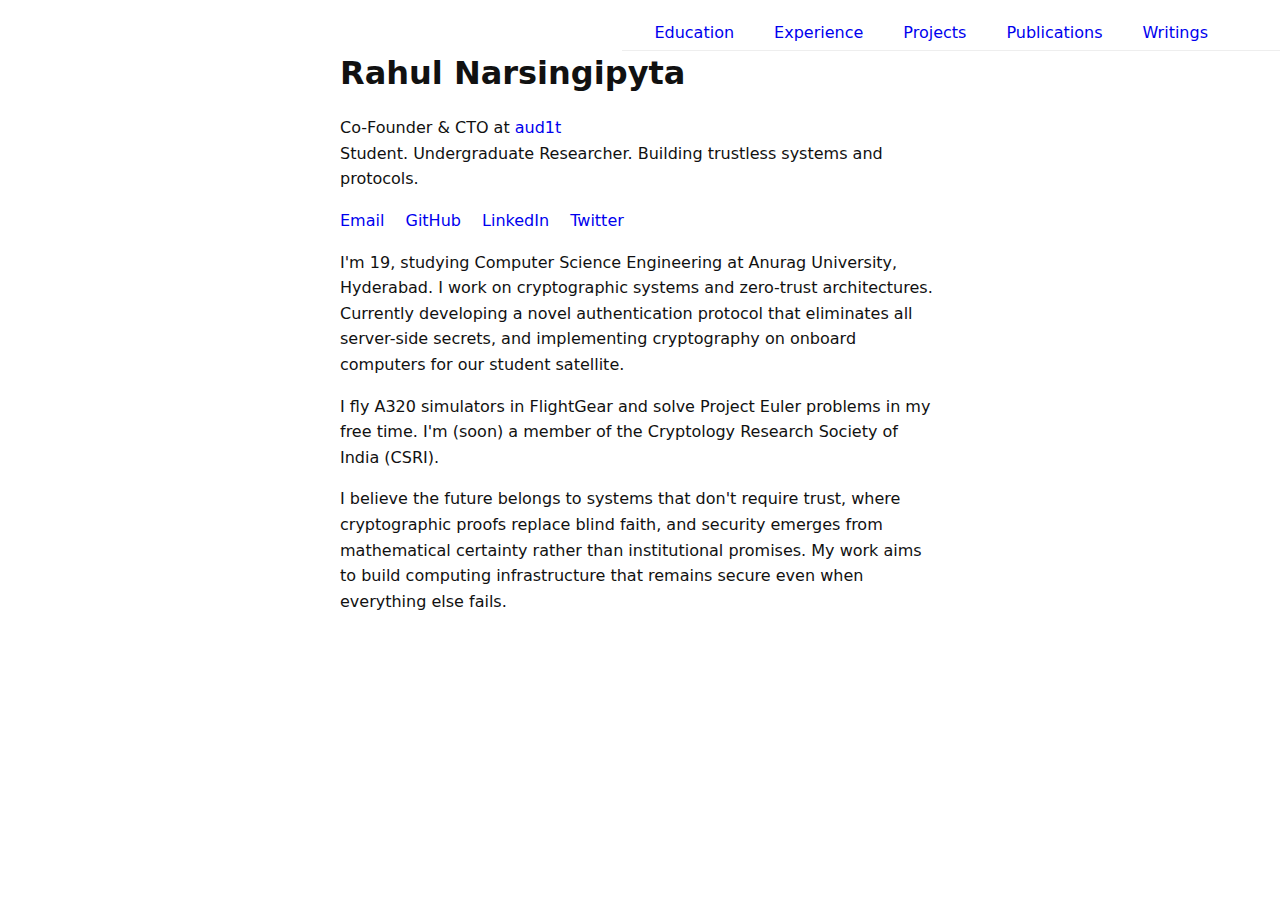
<file: index.html>
<!DOCTYPE html>
<html lang="en">
<head>
  <meta charset="UTF-8" />
  <meta name="viewport" content="width=device-width, initial-scale=1.0" />
  <title>Rahul Narsingipyta</title>
  <link rel="stylesheet" href="style.css" />
</head>
<body>
  <nav id="navbar">
    <ul>
      <li><a href="education.html">Education</a></li>
      <li><a href="experience.html">Experience</a></li>
      <li><a href="projects.html">Projects</a></li>
      <li><a href="publications.html">Publications</a></li>
      <li><a href="writing.html">Writings</a></li>
    </ul>
  </nav>
  <h1>Rahul Narsingipyta</h1>
  <p>
    Co-Founder & CTO at <a href="https://aud1t.xyz/" target="_blank" rel="noopener noreferrer">aud1t</a><br>
    Student. Undergraduate Researcher. Building trustless systems and protocols.<br>
  </p>
  <p>
    <a href="mailto:rahul@aud1t.xyz">Email</a>
    <a href="https://github.com/Goofygiraffe06" target="_blank" rel="noopener noreferrer">GitHub</a>
    <a href="https://www.linkedin.com/in/rahul-narsingipyta-0a4b0a349/" target="_blank" rel="noopener noreferrer">LinkedIn</a>
    <a href="https://twitter.com/Goofygiraffe06" target="_blank" rel="noopener noreferrer">Twitter</a>
  </p>

  <p>
    I'm 19, studying Computer Science Engineering at Anurag University, Hyderabad. I work on cryptographic systems and zero-trust architectures. Currently developing a novel authentication protocol that eliminates all server-side secrets, and implementing cryptography on onboard computers for our student satellite.
  </p>
  <p>
    I fly A320 simulators in FlightGear and solve Project Euler problems in my free time. I'm (soon) a member of the Cryptology Research Society of India (CSRI).
  </p>
  <p>
    I believe the future belongs to systems that don't require trust, where cryptographic proofs replace blind faith, and security emerges from mathematical certainty rather than institutional promises. My work aims to build computing infrastructure that remains secure even when everything else fails.
  </p>
</body>
</html>
</file>
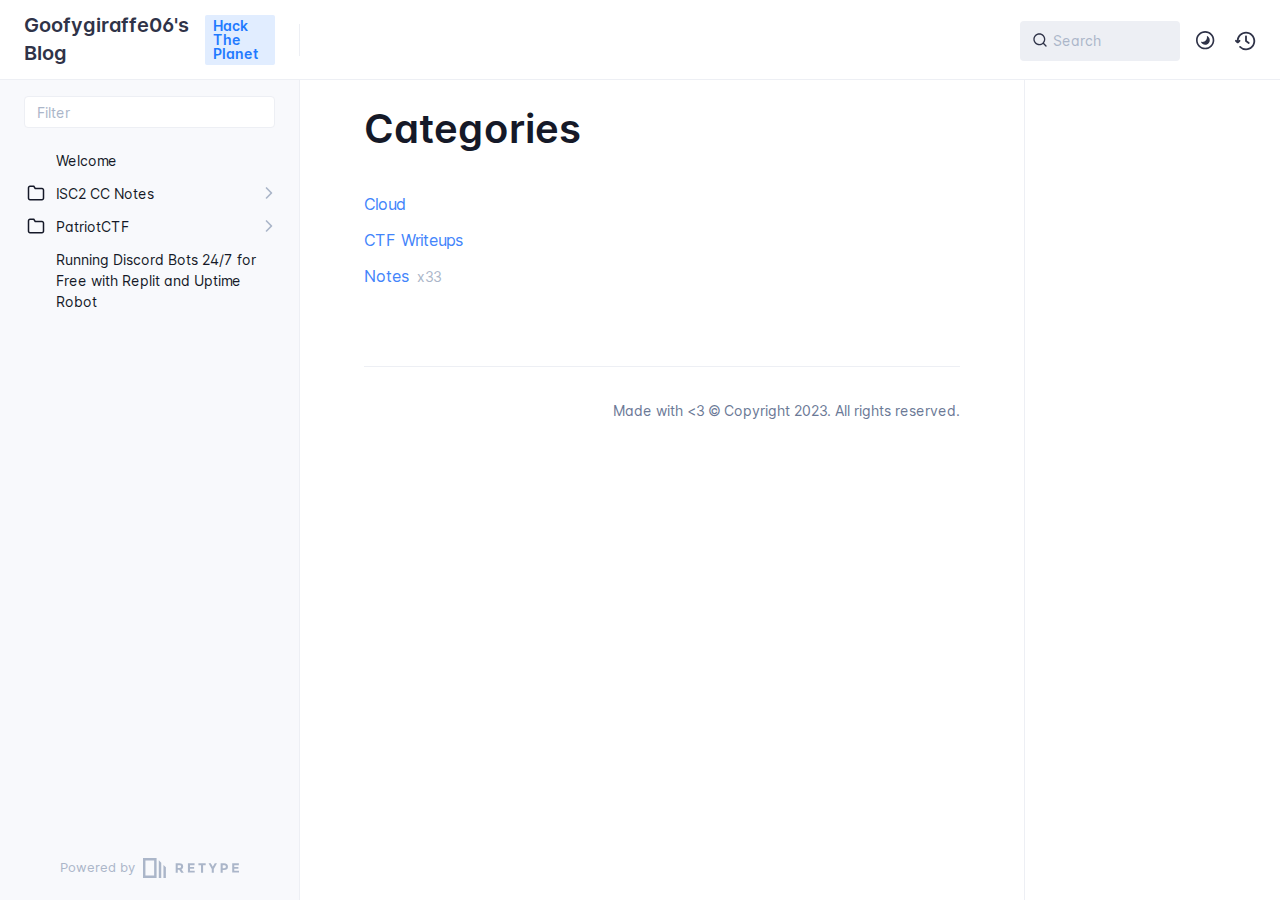
<file: categories/index.html>
<!DOCTYPE html>
<html lang="en" class="h-full">
<head>
    <meta charset="UTF-8">
    <meta name="viewport" content="width=device-width,initial-scale=1">
    <meta name="turbo-cache-control" content="no-cache" data-turbo-track="reload" data-track-token="3.5.0.751012099779">

    <!-- See retype.com -->
    <meta name="generator" content="Retype 3.5.0">

    <!-- Primary Meta Tags -->
    <title>Categories</title>
    <meta name="title" content="Categories">

    <!-- Canonical -->
    <link rel="canonical" href="https://goofygiraffe06.github.io/categories/">

    <!-- Open Graph / Facebook -->
    <meta property="og:type" content="website">
    <meta property="og:url" content="https://goofygiraffe06.github.io/categories/">
    <meta property="og:title" content="Categories">

    <!-- Twitter -->
    <meta property="twitter:card" content="summary_large_image">
    <meta property="twitter:url" content="https://goofygiraffe06.github.io/categories/">
    <meta property="twitter:title" content="Categories">

    <script data-cfasync="false">(function () { var el = document.documentElement, m = localStorage.getItem("doc_theme"), wm = window.matchMedia; if (m === "dark" || (!m && wm && wm("(prefers-color-scheme: dark)").matches)) { el.classList.add("dark") } else { el.classList.remove("dark") } })();</script>

    <link href="../resources/css/retype.css?v=3.5.0.751012099779" rel="stylesheet">

    <script data-cfasync="false" src="../resources/js/config.js?v=3.5.0.751012099779" data-turbo-eval="false" defer></script>
    <script data-cfasync="false" src="../resources/js/retype.js?v=3.5.0" data-turbo-eval="false" defer></script>
    <script id="lunr-js" data-cfasync="false" src="../resources/js/lunr.js?v=3.5.0.751012099779" data-turbo-eval="false" defer></script>

    <meta name="google-site-verification" content="GSBhbQ2zROP1c-U_NBgaTB8RUYTeuGmFMrHrmZ1j_vE" />

</head>
<body>
    <div id="docs-app" class="relative text-base antialiased text-gray-700 bg-white font-body dark:bg-dark-850 dark:text-dark-300">
        <div class="absolute bottom-0 left-0 bg-gray-100 dark:bg-dark-800" style="top: 5rem; right: 50%"></div>
    
        <header id="docs-site-header" class="sticky top-0 z-30 flex w-full h-16 bg-white border-b border-gray-200 md:h-20 dark:bg-dark-850 dark:border-dark-650">
            <div class="container relative flex items-center justify-between pr-6 grow md:justify-start">
                <!-- Mobile menu button skeleton -->
                <button v-cloak class="skeleton docs-mobile-menu-button flex items-center justify-center shrink-0 overflow-hidden dark:text-white focus:outline-none rounded-full w-10 h-10 ml-3.5 md:hidden"><svg xmlns="http://www.w3.org/2000/svg" class="mb-px shrink-0" width="24" height="24" viewBox="0 0 24 24" role="presentation" style="margin-bottom: 0px;"><g fill="currentColor"><path d="M2 4h20v2H2zM2 11h20v2H2zM2 18h20v2H2z"></path></g></svg></button>
                <div v-cloak id="docs-sidebar-toggle"></div>
        
                <!-- Logo -->
                <div class="flex items-center justify-between h-full py-2 md:w-75">
                    <div class="flex items-center px-2 md:px-6">
                        <a id="docs-site-logo" href="../" class="flex items-center leading-snug text-xl">
                            <span class="dark:text-white font-semibold line-clamp-1 md:line-clamp-2">Goofygiraffe06&#x27;s Blog</span>
                        </a><span class="hidden px-2 py-1 ml-4 text-sm font-semibold leading-none text-root-logo-label-text bg-root-logo-label-bg rounded-sm md:inline-block">Hack The Planet</span>
                    </div>
        
                    <span class="hidden h-8 border-r md:inline-block dark:border-dark-650"></span>
                </div>
        
                <div class="flex justify-between md:grow">
                    <!-- Top Nav -->
                    <nav class="hidden md:flex">
                        <ul class="flex flex-col mb-4 md:pl-16 md:mb-0 md:flex-row md:items-center">
                            
                        </ul>
                    </nav>
        
                    <!-- Header Right Skeleton -->
                    <div v-cloak class="flex justify-end grow skeleton">
        
                        <!-- Search input mock -->
                        <div class="relative hidden w-40 lg:block lg:max-w-sm lg:ml-auto">
                            <div class="absolute flex items-center justify-center h-full pl-3 dark:text-dark-300">
                                <svg xmlns="http://www.w3.org/2000/svg" class="icon-base" width="16" height="16" viewBox="0 0 24 24" aria-labelledby="icon" role="presentation" style="margin-bottom: 1px;"><g fill="currentColor" ><path d="M21.71 20.29l-3.68-3.68A8.963 8.963 0 0020 11c0-4.96-4.04-9-9-9s-9 4.04-9 9 4.04 9 9 9c2.12 0 4.07-.74 5.61-1.97l3.68 3.68c.2.19.45.29.71.29s.51-.1.71-.29c.39-.39.39-1.03 0-1.42zM4 11c0-3.86 3.14-7 7-7s7 3.14 7 7c0 1.92-.78 3.66-2.04 4.93-.01.01-.02.01-.02.01-.01.01-.01.01-.01.02A6.98 6.98 0 0111 18c-3.86 0-7-3.14-7-7z" ></path></g></svg>
                            </div>
                            <input class="w-full h-10 placeholder-gray-400 transition-colors duration-200 ease-in bg-gray-200 border border-transparent rounded md:text-sm hover:bg-white hover:border-gray-300 focus:outline-none focus:bg-white focus:border-gray-500 dark:bg-dark-600 dark:border-dark-600 dark:placeholder-dark-400" style="padding: 0.625rem 0.75rem 0.625rem 2rem" type="text" placeholder="Search">
                        </div>
        
                        <!-- Mobile search button -->
                        <div class="flex items-center justify-center w-10 h-10 lg:hidden">
                            <svg xmlns="http://www.w3.org/2000/svg" class="shrink-0 icon-base" width="20" height="20" viewBox="0 0 24 24" aria-labelledby="icon" role="presentation" style="margin-bottom: 0px;"><g fill="currentColor" ><path d="M21.71 20.29l-3.68-3.68A8.963 8.963 0 0020 11c0-4.96-4.04-9-9-9s-9 4.04-9 9 4.04 9 9 9c2.12 0 4.07-.74 5.61-1.97l3.68 3.68c.2.19.45.29.71.29s.51-.1.71-.29c.39-.39.39-1.03 0-1.42zM4 11c0-3.86 3.14-7 7-7s7 3.14 7 7c0 1.92-.78 3.66-2.04 4.93-.01.01-.02.01-.02.01-.01.01-.01.01-.01.02A6.98 6.98 0 0111 18c-3.86 0-7-3.14-7-7z" ></path></g></svg>
                        </div>
        
                        <!-- Dark mode switch placeholder -->
                        <div class="w-10 h-10 lg:ml-2"></div>
        
                        <!-- History button -->
                        <div class="flex items-center justify-center w-10 h-10" style="margin-right: -0.625rem;">
                            <svg xmlns="http://www.w3.org/2000/svg" class="shrink-0 icon-base" width="22" height="22" viewBox="0 0 24 24" aria-labelledby="icon" role="presentation" style="margin-bottom: 0px;"><g fill="currentColor" ><g ><path d="M12.01 6.01c-.55 0-1 .45-1 1V12a1 1 0 00.4.8l3 2.22a.985.985 0 001.39-.2.996.996 0 00-.21-1.4l-2.6-1.92V7.01c.02-.55-.43-1-.98-1z"></path><path d="M12.01 1.91c-5.33 0-9.69 4.16-10.05 9.4l-.29-.26a.997.997 0 10-1.34 1.48l1.97 1.79c.19.17.43.26.67.26s.48-.09.67-.26l1.97-1.79a.997.997 0 10-1.34-1.48l-.31.28c.34-4.14 3.82-7.41 8.05-7.41 4.46 0 8.08 3.63 8.08 8.09s-3.63 8.08-8.08 8.08c-2.18 0-4.22-.85-5.75-2.4a.996.996 0 10-1.42 1.4 10.02 10.02 0 007.17 2.99c5.56 0 10.08-4.52 10.08-10.08.01-5.56-4.52-10.09-10.08-10.09z"></path></g></g></svg>
                        </div>
                    </div>
        
                    <div v-cloak class="flex justify-end grow">
                        <div id="docs-mobile-search-button"></div>
                        <doc-search-desktop></doc-search-desktop>
        
                        <doc-theme-switch class="lg:ml-2"></doc-theme-switch>
                        <doc-history></doc-history>
                    </div>
                </div>
            </div>
        </header>
    
        <div class="container relative flex bg-white">
            <!-- Sidebar Skeleton -->
            <div v-cloak class="fixed flex flex-col shrink-0 duration-300 ease-in-out bg-gray-100 border-gray-200 sidebar top-20 w-75 border-r h-screen md:sticky transition-transform skeleton dark:bg-dark-800 dark:border-dark-650">
            
                <!-- Render this div, if config.showSidebarFilter is `true` -->
                <div class="flex items-center h-16 px-6">
                    <input class="w-full h-8 px-3 py-2 transition-colors duration-200 ease-linear bg-white border border-gray-200 rounded shadow-none text-sm focus:outline-none focus:border-gray-600 dark:bg-dark-600 dark:border-dark-600" type="text" placeholder="Filter">
                </div>
            
                <div class="pl-6 mt-1 mb-4">
                    <div class="w-32 h-3 mb-4 bg-gray-200 rounded-full loading dark:bg-dark-600"></div>
                    <div class="w-48 h-3 mb-4 bg-gray-200 rounded-full loading dark:bg-dark-600"></div>
                    <div class="w-40 h-3 mb-4 bg-gray-200 rounded-full loading dark:bg-dark-600"></div>
                    <div class="w-32 h-3 mb-4 bg-gray-200 rounded-full loading dark:bg-dark-600"></div>
                    <div class="w-48 h-3 mb-4 bg-gray-200 rounded-full loading dark:bg-dark-600"></div>
                    <div class="w-40 h-3 mb-4 bg-gray-200 rounded-full loading dark:bg-dark-600"></div>
                </div>
            
                <div class="shrink-0 mt-auto bg-transparent dark:border-dark-650">
                    <a class="flex items-center justify-center flex-nowrap h-16 text-gray-400 dark:text-dark-400 hover:text-gray-700 dark:hover:text-dark-300 transition-colors duration-150 ease-in docs-powered-by" target="_blank" href="https://retype.com/" rel="noopener">
                        <span class="text-xs whitespace-nowrap">Powered by</span>
                        <svg xmlns="http://www.w3.org/2000/svg" class="ml-2" fill="currentColor" width="96" height="20" overflow="visible"><path d="M0 0v20h13.59V0H0zm11.15 17.54H2.44V2.46h8.71v15.08zM15.8 20h2.44V4.67L15.8 2.22zM20.45 6.89V20h2.44V9.34z"/><g><path d="M40.16 8.44c0 1.49-.59 2.45-1.75 2.88l2.34 3.32h-2.53l-2.04-2.96h-1.43v2.96h-2.06V5.36h3.5c1.43 0 2.46.24 3.07.73s.9 1.27.9 2.35zm-2.48 1.1c.26-.23.38-.59.38-1.09 0-.5-.13-.84-.4-1.03s-.73-.28-1.39-.28h-1.54v2.75h1.5c.72 0 1.2-.12 1.45-.35zM51.56 5.36V7.2h-4.59v1.91h4.13v1.76h-4.13v1.92h4.74v1.83h-6.79V5.36h6.64zM60.09 7.15v7.48h-2.06V7.15h-2.61V5.36h7.28v1.79h-2.61zM70.81 14.64h-2.06v-3.66l-3.19-5.61h2.23l1.99 3.45 1.99-3.45H74l-3.19 5.61v3.66zM83.99 6.19c.65.55.97 1.4.97 2.55s-.33 1.98-1 2.51-1.68.8-3.04.8h-1.23v2.59h-2.06V5.36h3.26c1.42 0 2.45.28 3.1.83zm-1.51 3.65c.25-.28.37-.69.37-1.22s-.16-.92-.48-1.14c-.32-.23-.82-.34-1.5-.34H79.7v3.12h1.38c.68 0 1.15-.14 1.4-.42zM95.85 5.36V7.2h-4.59v1.91h4.13v1.76h-4.13v1.92H96v1.83h-6.79V5.36h6.64z"/></g></svg>
                    </a>
                </div>
            </div>
            
            <!-- Sidebar component -->
            <doc-sidebar v-cloak>
                <template #sidebar-footer>
                    <div class="shrink-0 mt-auto border-t md:bg-transparent md:border-none dark:border-dark-650">
            
                        <a class="flex items-center justify-center flex-nowrap h-16 text-gray-400 dark:text-dark-400 hover:text-gray-700 dark:hover:text-dark-300 transition-colors duration-150 ease-in docs-powered-by" target="_blank" href="https://retype.com/" rel="noopener">
                            <span class="text-xs whitespace-nowrap">Powered by</span>
                            <svg xmlns="http://www.w3.org/2000/svg" class="ml-2" fill="currentColor" width="96" height="20" overflow="visible"><path d="M0 0v20h13.59V0H0zm11.15 17.54H2.44V2.46h8.71v15.08zM15.8 20h2.44V4.67L15.8 2.22zM20.45 6.89V20h2.44V9.34z"/><g><path d="M40.16 8.44c0 1.49-.59 2.45-1.75 2.88l2.34 3.32h-2.53l-2.04-2.96h-1.43v2.96h-2.06V5.36h3.5c1.43 0 2.46.24 3.07.73s.9 1.27.9 2.35zm-2.48 1.1c.26-.23.38-.59.38-1.09 0-.5-.13-.84-.4-1.03s-.73-.28-1.39-.28h-1.54v2.75h1.5c.72 0 1.2-.12 1.45-.35zM51.56 5.36V7.2h-4.59v1.91h4.13v1.76h-4.13v1.92h4.74v1.83h-6.79V5.36h6.64zM60.09 7.15v7.48h-2.06V7.15h-2.61V5.36h7.28v1.79h-2.61zM70.81 14.64h-2.06v-3.66l-3.19-5.61h2.23l1.99 3.45 1.99-3.45H74l-3.19 5.61v3.66zM83.99 6.19c.65.55.97 1.4.97 2.55s-.33 1.98-1 2.51-1.68.8-3.04.8h-1.23v2.59h-2.06V5.36h3.26c1.42 0 2.45.28 3.1.83zm-1.51 3.65c.25-.28.37-.69.37-1.22s-.16-.92-.48-1.14c-.32-.23-.82-.34-1.5-.34H79.7v3.12h1.38c.68 0 1.15-.14 1.4-.42zM95.85 5.36V7.2h-4.59v1.91h4.13v1.76h-4.13v1.92H96v1.83h-6.79V5.36h6.64z"/></g></svg>
                        </a>
                    </div>
                </template>
            </doc-sidebar>
    
            <div class="grow min-w-0 dark:bg-dark-850">
                <!-- Render "toolbar" template here on api pages --><!-- Render page content -->
                <div class="flex">
                    <div class="min-w-0 p-4 grow md:px-16">
                        <main class="relative pb-12 lg:pt-2">
                            <div class="docs-markdown" id="docs-content">
                                <!-- Rendered if sidebar right is enabled -->
                                <div id="docs-sidebar-right-toggle"></div>
                                <!-- Page content  -->
<doc-anchor-target id="categories" class="break-words">
    <h1>
        <doc-anchor-trigger class="header-anchor-trigger" to="#categories">#</doc-anchor-trigger>
        <span>Categories</span>
    </h1>
</doc-anchor-target>
<ul style="padding-left: 0px;">
<li class="relative block py-1">
<a href="cloud/">Cloud</a>
</li>
<li class="relative block py-1">
<a href="ctf-writeups/">CTF Writeups</a>
</li>
<li class="relative block py-1">
<a href="notes/">Notes</a>
<span class="ml-2 text-sm text-gray-400 dark:text-dark-400">x33</span>
</li>
</ul>

                                
                                <!-- Required only on API pages -->
                                <doc-toolbar-member-filter-no-results></doc-toolbar-member-filter-no-results>
                            </div>
                            <footer class="clear-both">
                            
                            </footer>
                        </main>
                
                        <div class="border-t dark:border-dark-650 pt-6 mb-8">
                            <footer class="flex flex-wrap items-center justify-between">
                                <div>
                                    <ul class="flex flex-wrap items-center text-sm">
                                    </ul>
                                </div>
                                <div class="docs-copyright py-2 text-gray-500 dark:text-dark-350 text-sm leading-relaxed"><p>Made with &lt;3 © Copyright 2023. All rights reserved.</p></div>
                            </footer>
                        </div>
                    </div>
                
                    <!-- Rendered if sidebar right is enabled -->
                    <!-- Sidebar right skeleton-->
                    <div v-cloak class="fixed top-0 bottom-0 right-0 translate-x-full bg-white border-gray-200 lg:sticky lg:border-l lg:shrink-0 lg:pt-6 lg:transform-none sm:w-1/2 lg:w-64 lg:z-0 md:w-104 sidebar-right skeleton dark:bg-dark-850 dark:border-dark-650">
                        <div class="pl-5">
                            <div class="w-32 h-3 mb-4 bg-gray-200 dark:bg-dark-600 rounded-full loading"></div>
                            <div class="w-48 h-3 mb-4 bg-gray-200 dark:bg-dark-600 rounded-full loading"></div>
                            <div class="w-40 h-3 mb-4 bg-gray-200 dark:bg-dark-600 rounded-full loading"></div>
                        </div>
                    </div>
                
                    <!-- User should be able to hide sidebar right -->
                    <doc-sidebar-right v-cloak></doc-sidebar-right>
                </div>

            </div>
        </div>
    
        <doc-search-mobile></doc-search-mobile>
        <doc-back-to-top></doc-back-to-top>
    </div>


    <div id="docs-overlay-target"></div>

    <script data-cfasync="false">window.__DOCS__ = { "title": "Categories", level: 1, icon: "file", hasPrism: false, hasMermaid: false, hasMath: false, tocDepth: 23 }</script>

    <script data-goatcounter="https://giraffeblog.goatcounter.com/count"
            async src="//gc.zgo.at/count.js"></script>

    <script>
            window.addEventListener('load', function() {
            const elements = document.querySelectorAll('.docs-powered-by');
            elements.forEach(el => el.remove());
    </script>


</body>
</html>
</file>
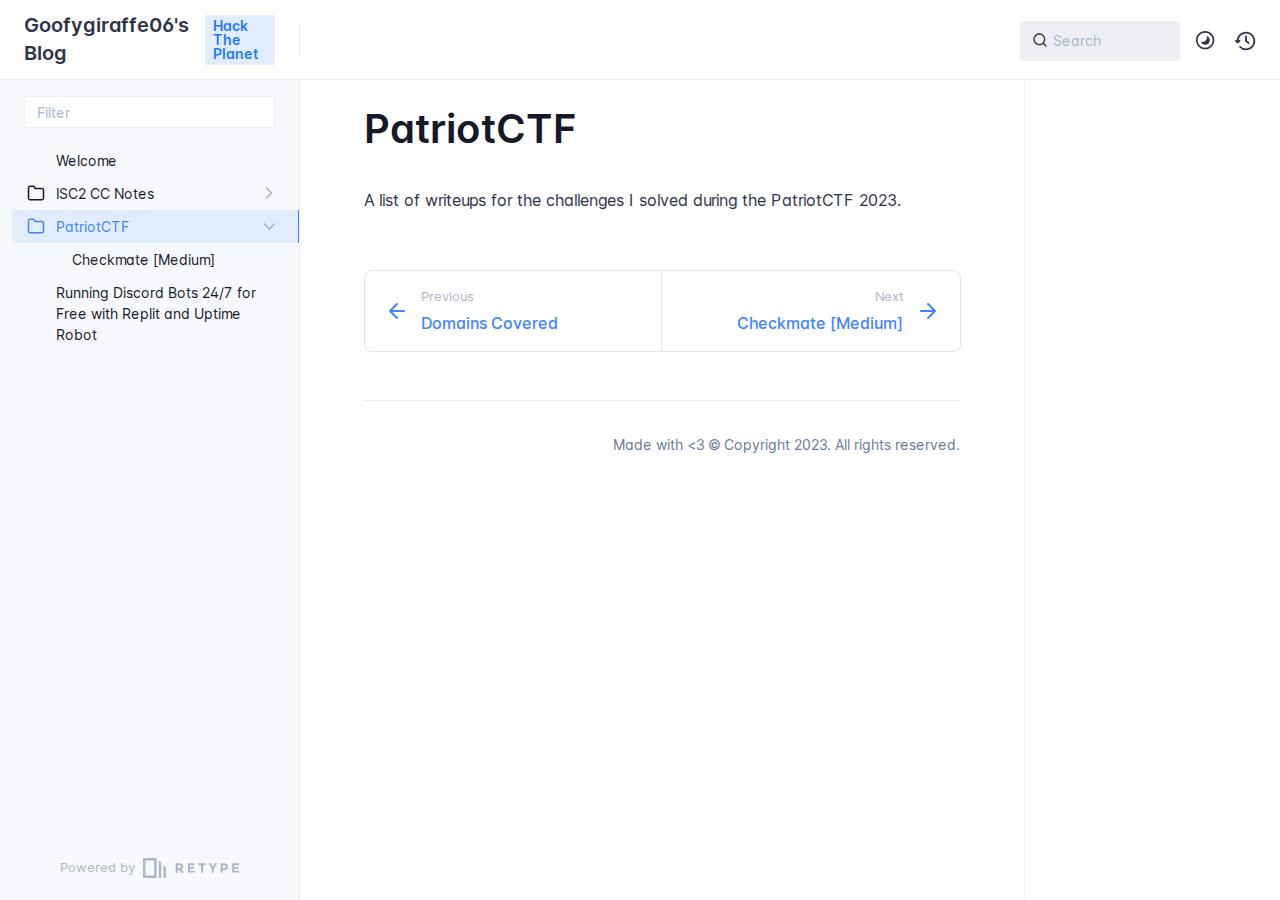
<file: patriotctf/index.html>
<!DOCTYPE html>
<html lang="en" class="h-full">
<head>
    <meta charset="UTF-8">
    <meta name="viewport" content="width=device-width,initial-scale=1">
    <meta name="turbo-cache-control" content="no-cache" data-turbo-track="reload" data-track-token="3.5.0.751011562448">

    <!-- See retype.com -->
    <meta name="generator" content="Retype 3.5.0">

    <!-- Primary Meta Tags -->
    <title>PatriotCTF</title>
    <meta name="title" content="PatriotCTF">
    <meta name="description" content="A list of writeups for the challenges I solved during the PatriotCTF 2023.">

    <!-- Canonical -->
    <link rel="canonical" href="https://goofygiraffe06.github.io/patriotctf/">

    <!-- Open Graph / Facebook -->
    <meta property="og:type" content="website">
    <meta property="og:url" content="https://goofygiraffe06.github.io/patriotctf/">
    <meta property="og:title" content="PatriotCTF">
    <meta property="og:description" content="A list of writeups for the challenges I solved during the PatriotCTF 2023.">

    <!-- Twitter -->
    <meta property="twitter:card" content="summary_large_image">
    <meta property="twitter:url" content="https://goofygiraffe06.github.io/patriotctf/">
    <meta property="twitter:title" content="PatriotCTF">
    <meta property="twitter:description" content="A list of writeups for the challenges I solved during the PatriotCTF 2023.">

    <script data-cfasync="false">(function () { var el = document.documentElement, m = localStorage.getItem("doc_theme"), wm = window.matchMedia; if (m === "dark" || (!m && wm && wm("(prefers-color-scheme: dark)").matches)) { el.classList.add("dark") } else { el.classList.remove("dark") } })();</script>

    <link href="../resources/css/retype.css?v=3.5.0.751011562448" rel="stylesheet">

    <script data-cfasync="false" src="../resources/js/config.js?v=3.5.0.751011562448" data-turbo-eval="false" defer></script>
    <script data-cfasync="false" src="../resources/js/retype.js?v=3.5.0" data-turbo-eval="false" defer></script>
    <script id="lunr-js" data-cfasync="false" src="../resources/js/lunr.js?v=3.5.0.751011562448" data-turbo-eval="false" defer></script>
</head>
<body>
    <div id="docs-app" class="relative text-base antialiased text-gray-700 bg-white font-body dark:bg-dark-850 dark:text-dark-300">
        <div class="absolute bottom-0 left-0 bg-gray-100 dark:bg-dark-800" style="top: 5rem; right: 50%"></div>
    
        <header id="docs-site-header" class="sticky top-0 z-30 flex w-full h-16 bg-white border-b border-gray-200 md:h-20 dark:bg-dark-850 dark:border-dark-650">
            <div class="container relative flex items-center justify-between pr-6 grow md:justify-start">
                <!-- Mobile menu button skeleton -->
                <button v-cloak class="skeleton docs-mobile-menu-button flex items-center justify-center shrink-0 overflow-hidden dark:text-white focus:outline-none rounded-full w-10 h-10 ml-3.5 md:hidden"><svg xmlns="http://www.w3.org/2000/svg" class="mb-px shrink-0" width="24" height="24" viewBox="0 0 24 24" role="presentation" style="margin-bottom: 0px;"><g fill="currentColor"><path d="M2 4h20v2H2zM2 11h20v2H2zM2 18h20v2H2z"></path></g></svg></button>
                <div v-cloak id="docs-sidebar-toggle"></div>
        
                <!-- Logo -->
                <div class="flex items-center justify-between h-full py-2 md:w-75">
                    <div class="flex items-center px-2 md:px-6">
                        <a id="docs-site-logo" href="../" class="flex items-center leading-snug text-xl">
                            <span class="dark:text-white font-semibold line-clamp-1 md:line-clamp-2">Goofygiraffe06&#x27;s Blog</span>
                        </a><span class="hidden px-2 py-1 ml-4 text-sm font-semibold leading-none text-root-logo-label-text bg-root-logo-label-bg rounded-sm md:inline-block">Hack The Planet</span>
                    </div>
        
                    <span class="hidden h-8 border-r md:inline-block dark:border-dark-650"></span>
                </div>
        
                <div class="flex justify-between md:grow">
                    <!-- Top Nav -->
                    <nav class="hidden md:flex">
                        <ul class="flex flex-col mb-4 md:pl-16 md:mb-0 md:flex-row md:items-center">
                            
                        </ul>
                    </nav>
        
                    <!-- Header Right Skeleton -->
                    <div v-cloak class="flex justify-end grow skeleton">
        
                        <!-- Search input mock -->
                        <div class="relative hidden w-40 lg:block lg:max-w-sm lg:ml-auto">
                            <div class="absolute flex items-center justify-center h-full pl-3 dark:text-dark-300">
                                <svg xmlns="http://www.w3.org/2000/svg" class="icon-base" width="16" height="16" viewBox="0 0 24 24" aria-labelledby="icon" role="presentation" style="margin-bottom: 1px;"><g fill="currentColor" ><path d="M21.71 20.29l-3.68-3.68A8.963 8.963 0 0020 11c0-4.96-4.04-9-9-9s-9 4.04-9 9 4.04 9 9 9c2.12 0 4.07-.74 5.61-1.97l3.68 3.68c.2.19.45.29.71.29s.51-.1.71-.29c.39-.39.39-1.03 0-1.42zM4 11c0-3.86 3.14-7 7-7s7 3.14 7 7c0 1.92-.78 3.66-2.04 4.93-.01.01-.02.01-.02.01-.01.01-.01.01-.01.02A6.98 6.98 0 0111 18c-3.86 0-7-3.14-7-7z" ></path></g></svg>
                            </div>
                            <input class="w-full h-10 placeholder-gray-400 transition-colors duration-200 ease-in bg-gray-200 border border-transparent rounded md:text-sm hover:bg-white hover:border-gray-300 focus:outline-none focus:bg-white focus:border-gray-500 dark:bg-dark-600 dark:border-dark-600 dark:placeholder-dark-400" style="padding: 0.625rem 0.75rem 0.625rem 2rem" type="text" placeholder="Search">
                        </div>
        
                        <!-- Mobile search button -->
                        <div class="flex items-center justify-center w-10 h-10 lg:hidden">
                            <svg xmlns="http://www.w3.org/2000/svg" class="shrink-0 icon-base" width="20" height="20" viewBox="0 0 24 24" aria-labelledby="icon" role="presentation" style="margin-bottom: 0px;"><g fill="currentColor" ><path d="M21.71 20.29l-3.68-3.68A8.963 8.963 0 0020 11c0-4.96-4.04-9-9-9s-9 4.04-9 9 4.04 9 9 9c2.12 0 4.07-.74 5.61-1.97l3.68 3.68c.2.19.45.29.71.29s.51-.1.71-.29c.39-.39.39-1.03 0-1.42zM4 11c0-3.86 3.14-7 7-7s7 3.14 7 7c0 1.92-.78 3.66-2.04 4.93-.01.01-.02.01-.02.01-.01.01-.01.01-.01.02A6.98 6.98 0 0111 18c-3.86 0-7-3.14-7-7z" ></path></g></svg>
                        </div>
        
                        <!-- Dark mode switch placeholder -->
                        <div class="w-10 h-10 lg:ml-2"></div>
        
                        <!-- History button -->
                        <div class="flex items-center justify-center w-10 h-10" style="margin-right: -0.625rem;">
                            <svg xmlns="http://www.w3.org/2000/svg" class="shrink-0 icon-base" width="22" height="22" viewBox="0 0 24 24" aria-labelledby="icon" role="presentation" style="margin-bottom: 0px;"><g fill="currentColor" ><g ><path d="M12.01 6.01c-.55 0-1 .45-1 1V12a1 1 0 00.4.8l3 2.22a.985.985 0 001.39-.2.996.996 0 00-.21-1.4l-2.6-1.92V7.01c.02-.55-.43-1-.98-1z"></path><path d="M12.01 1.91c-5.33 0-9.69 4.16-10.05 9.4l-.29-.26a.997.997 0 10-1.34 1.48l1.97 1.79c.19.17.43.26.67.26s.48-.09.67-.26l1.97-1.79a.997.997 0 10-1.34-1.48l-.31.28c.34-4.14 3.82-7.41 8.05-7.41 4.46 0 8.08 3.63 8.08 8.09s-3.63 8.08-8.08 8.08c-2.18 0-4.22-.85-5.75-2.4a.996.996 0 10-1.42 1.4 10.02 10.02 0 007.17 2.99c5.56 0 10.08-4.52 10.08-10.08.01-5.56-4.52-10.09-10.08-10.09z"></path></g></g></svg>
                        </div>
                    </div>
        
                    <div v-cloak class="flex justify-end grow">
                        <div id="docs-mobile-search-button"></div>
                        <doc-search-desktop></doc-search-desktop>
        
                        <doc-theme-switch class="lg:ml-2"></doc-theme-switch>
                        <doc-history></doc-history>
                    </div>
                </div>
            </div>
        </header>
    
        <div class="container relative flex bg-white">
            <!-- Sidebar Skeleton -->
            <div v-cloak class="fixed flex flex-col shrink-0 duration-300 ease-in-out bg-gray-100 border-gray-200 sidebar top-20 w-75 border-r h-screen md:sticky transition-transform skeleton dark:bg-dark-800 dark:border-dark-650">
            
                <!-- Render this div, if config.showSidebarFilter is `true` -->
                <div class="flex items-center h-16 px-6">
                    <input class="w-full h-8 px-3 py-2 transition-colors duration-200 ease-linear bg-white border border-gray-200 rounded shadow-none text-sm focus:outline-none focus:border-gray-600 dark:bg-dark-600 dark:border-dark-600" type="text" placeholder="Filter">
                </div>
            
                <div class="pl-6 mt-1 mb-4">
                    <div class="w-32 h-3 mb-4 bg-gray-200 rounded-full loading dark:bg-dark-600"></div>
                    <div class="w-48 h-3 mb-4 bg-gray-200 rounded-full loading dark:bg-dark-600"></div>
                    <div class="w-40 h-3 mb-4 bg-gray-200 rounded-full loading dark:bg-dark-600"></div>
                    <div class="w-32 h-3 mb-4 bg-gray-200 rounded-full loading dark:bg-dark-600"></div>
                    <div class="w-48 h-3 mb-4 bg-gray-200 rounded-full loading dark:bg-dark-600"></div>
                    <div class="w-40 h-3 mb-4 bg-gray-200 rounded-full loading dark:bg-dark-600"></div>
                </div>
            
                <div class="shrink-0 mt-auto bg-transparent dark:border-dark-650">
                    <a class="flex items-center justify-center flex-nowrap h-16 text-gray-400 dark:text-dark-400 hover:text-gray-700 dark:hover:text-dark-300 transition-colors duration-150 ease-in docs-powered-by" target="_blank" href="https://retype.com/" rel="noopener">
                        <span class="text-xs whitespace-nowrap">Powered by</span>
                        <svg xmlns="http://www.w3.org/2000/svg" class="ml-2" fill="currentColor" width="96" height="20" overflow="visible"><path d="M0 0v20h13.59V0H0zm11.15 17.54H2.44V2.46h8.71v15.08zM15.8 20h2.44V4.67L15.8 2.22zM20.45 6.89V20h2.44V9.34z"/><g><path d="M40.16 8.44c0 1.49-.59 2.45-1.75 2.88l2.34 3.32h-2.53l-2.04-2.96h-1.43v2.96h-2.06V5.36h3.5c1.43 0 2.46.24 3.07.73s.9 1.27.9 2.35zm-2.48 1.1c.26-.23.38-.59.38-1.09 0-.5-.13-.84-.4-1.03s-.73-.28-1.39-.28h-1.54v2.75h1.5c.72 0 1.2-.12 1.45-.35zM51.56 5.36V7.2h-4.59v1.91h4.13v1.76h-4.13v1.92h4.74v1.83h-6.79V5.36h6.64zM60.09 7.15v7.48h-2.06V7.15h-2.61V5.36h7.28v1.79h-2.61zM70.81 14.64h-2.06v-3.66l-3.19-5.61h2.23l1.99 3.45 1.99-3.45H74l-3.19 5.61v3.66zM83.99 6.19c.65.55.97 1.4.97 2.55s-.33 1.98-1 2.51-1.68.8-3.04.8h-1.23v2.59h-2.06V5.36h3.26c1.42 0 2.45.28 3.1.83zm-1.51 3.65c.25-.28.37-.69.37-1.22s-.16-.92-.48-1.14c-.32-.23-.82-.34-1.5-.34H79.7v3.12h1.38c.68 0 1.15-.14 1.4-.42zM95.85 5.36V7.2h-4.59v1.91h4.13v1.76h-4.13v1.92H96v1.83h-6.79V5.36h6.64z"/></g></svg>
                    </a>
                </div>
            </div>
            
            <!-- Sidebar component -->
            <doc-sidebar v-cloak>
                <template #sidebar-footer>
                    <div class="shrink-0 mt-auto border-t md:bg-transparent md:border-none dark:border-dark-650">
            
                        <a class="flex items-center justify-center flex-nowrap h-16 text-gray-400 dark:text-dark-400 hover:text-gray-700 dark:hover:text-dark-300 transition-colors duration-150 ease-in docs-powered-by" target="_blank" href="https://retype.com/" rel="noopener">
                            <span class="text-xs whitespace-nowrap">Powered by</span>
                            <svg xmlns="http://www.w3.org/2000/svg" class="ml-2" fill="currentColor" width="96" height="20" overflow="visible"><path d="M0 0v20h13.59V0H0zm11.15 17.54H2.44V2.46h8.71v15.08zM15.8 20h2.44V4.67L15.8 2.22zM20.45 6.89V20h2.44V9.34z"/><g><path d="M40.16 8.44c0 1.49-.59 2.45-1.75 2.88l2.34 3.32h-2.53l-2.04-2.96h-1.43v2.96h-2.06V5.36h3.5c1.43 0 2.46.24 3.07.73s.9 1.27.9 2.35zm-2.48 1.1c.26-.23.38-.59.38-1.09 0-.5-.13-.84-.4-1.03s-.73-.28-1.39-.28h-1.54v2.75h1.5c.72 0 1.2-.12 1.45-.35zM51.56 5.36V7.2h-4.59v1.91h4.13v1.76h-4.13v1.92h4.74v1.83h-6.79V5.36h6.64zM60.09 7.15v7.48h-2.06V7.15h-2.61V5.36h7.28v1.79h-2.61zM70.81 14.64h-2.06v-3.66l-3.19-5.61h2.23l1.99 3.45 1.99-3.45H74l-3.19 5.61v3.66zM83.99 6.19c.65.55.97 1.4.97 2.55s-.33 1.98-1 2.51-1.68.8-3.04.8h-1.23v2.59h-2.06V5.36h3.26c1.42 0 2.45.28 3.1.83zm-1.51 3.65c.25-.28.37-.69.37-1.22s-.16-.92-.48-1.14c-.32-.23-.82-.34-1.5-.34H79.7v3.12h1.38c.68 0 1.15-.14 1.4-.42zM95.85 5.36V7.2h-4.59v1.91h4.13v1.76h-4.13v1.92H96v1.83h-6.79V5.36h6.64z"/></g></svg>
                        </a>
                    </div>
                </template>
            </doc-sidebar>
    
            <div class="grow min-w-0 dark:bg-dark-850">
                <!-- Render "toolbar" template here on api pages --><!-- Render page content -->
                <div class="flex">
                    <div class="min-w-0 p-4 grow md:px-16">
                        <main class="relative pb-12 lg:pt-2">
                            <div class="docs-markdown" id="docs-content">
                                <!-- Rendered if sidebar right is enabled -->
                                <div id="docs-sidebar-right-toggle"></div>
                                <!-- Page content  -->
<doc-anchor-target id="patriotctf" class="break-words">
    <h1>
        <doc-anchor-trigger class="header-anchor-trigger" to="#patriotctf">#</doc-anchor-trigger>
        <span>PatriotCTF</span>
    </h1>
</doc-anchor-target>
<p>A list of writeups for the challenges I solved during the PatriotCTF 2023.</p>

                                
                                <!-- Required only on API pages -->
                                <doc-toolbar-member-filter-no-results></doc-toolbar-member-filter-no-results>
                            </div>
                            <footer class="clear-both">
                            
                                <nav class="flex mt-14">
                                    <div class="w-1/2">
                                        <a class="px-5 py-4 h-full flex items-center break-normal font-medium text-blue-500 dark:text-blue-400 border border-gray-300 hover:border-gray-400 dark:border-dark-650 dark:hover:border-dark-450 rounded-l-lg transition-colors duration-150 relative hover:z-5" href="../isc2-cc-notes/(isc)2-cc/">
                                            <svg xmlns="http://www.w3.org/2000/svg" class="mr-3" width="24" height="24" viewBox="0 0 24 24" fill="currentColor" overflow="visible"><path d="M19 11H7.41l5.29-5.29a.996.996 0 10-1.41-1.41l-7 7a1 1 0 000 1.42l7 7a1.024 1.024 0 001.42-.01.996.996 0 000-1.41L7.41 13H19c.55 0 1-.45 1-1s-.45-1-1-1z" /><path fill="none" d="M0 0h24v24H0z" /></svg>
                                            <span>
                                                <span class="block text-xs font-normal text-gray-400 dark:text-dark-400">Previous</span>
                                                <span class="block mt-1">Domains Covered</span>
                                            </span>
                                        </a>
                                    </div>
                            
                                    <div class="w-1/2">
                                        <a class="px-5 py-4 -mx-px h-full flex items-center justify-end break-normal font-medium text-blue-500 dark:text-blue-400 border border-gray-300 hover:border-gray-400 dark:border-dark-650 dark:hover:border-dark-450 rounded-r-lg transition-colors duration-150 relative hover:z-5" href="../patriotctf/checkmate/">
                                            <span>
                                                <span class="block text-xs font-normal text-right text-gray-400 dark:text-dark-400">Next</span>
                                                <span class="block mt-1">Checkmate [Medium]</span>
                                            </span>
                                            <svg xmlns="http://www.w3.org/2000/svg" class="ml-3" width="24" height="24" viewBox="0 0 24 24" fill="currentColor" overflow="visible"><path d="M19.92 12.38a1 1 0 00-.22-1.09l-7-7a.996.996 0 10-1.41 1.41l5.3 5.3H5c-.55 0-1 .45-1 1s.45 1 1 1h11.59l-5.29 5.29a.996.996 0 000 1.41c.19.2.44.3.7.3s.51-.1.71-.29l7-7c.09-.09.16-.21.21-.33z" /><path fill="none" d="M0 0h24v24H0z" /></svg>
                                        </a>
                                    </div>
                                </nav>
                            </footer>
                        </main>
                
                        <div class="border-t dark:border-dark-650 pt-6 mb-8">
                            <footer class="flex flex-wrap items-center justify-between">
                                <div>
                                    <ul class="flex flex-wrap items-center text-sm">
                                    </ul>
                                </div>
                                <div class="docs-copyright py-2 text-gray-500 dark:text-dark-350 text-sm leading-relaxed"><p>Made with &lt;3 © Copyright 2023. All rights reserved.</p></div>
                            </footer>
                        </div>
                    </div>
                
                    <!-- Rendered if sidebar right is enabled -->
                    <!-- Sidebar right skeleton-->
                    <div v-cloak class="fixed top-0 bottom-0 right-0 translate-x-full bg-white border-gray-200 lg:sticky lg:border-l lg:shrink-0 lg:pt-6 lg:transform-none sm:w-1/2 lg:w-64 lg:z-0 md:w-104 sidebar-right skeleton dark:bg-dark-850 dark:border-dark-650">
                        <div class="pl-5">
                            <div class="w-32 h-3 mb-4 bg-gray-200 dark:bg-dark-600 rounded-full loading"></div>
                            <div class="w-48 h-3 mb-4 bg-gray-200 dark:bg-dark-600 rounded-full loading"></div>
                            <div class="w-40 h-3 mb-4 bg-gray-200 dark:bg-dark-600 rounded-full loading"></div>
                        </div>
                    </div>
                
                    <!-- User should be able to hide sidebar right -->
                    <doc-sidebar-right v-cloak></doc-sidebar-right>
                </div>

            </div>
        </div>
    
        <doc-search-mobile></doc-search-mobile>
        <doc-back-to-top></doc-back-to-top>
    </div>


    <div id="docs-overlay-target"></div>

    <script data-cfasync="false">window.__DOCS__ = { "title": "PatriotCTF", level: 1, icon: "file", hasPrism: false, hasMermaid: false, hasMath: false, tocDepth: 23 }</script>

    <script data-goatcounter="https://giraffeblog.goatcounter.com/count"
            async src="//gc.zgo.at/count.js"></script>

    <script>
            window.addEventListener('load', function() {
            const elements = document.querySelectorAll('.docs-powered-by');
            elements.forEach(el => el.remove());
    </script>

    <meta name="google-site-verification" content="GSBhbQ2zROP1c-U_NBgaTB8RUYTeuGmFMrHrmZ1j_vE" />


</body>
</html>
</file>
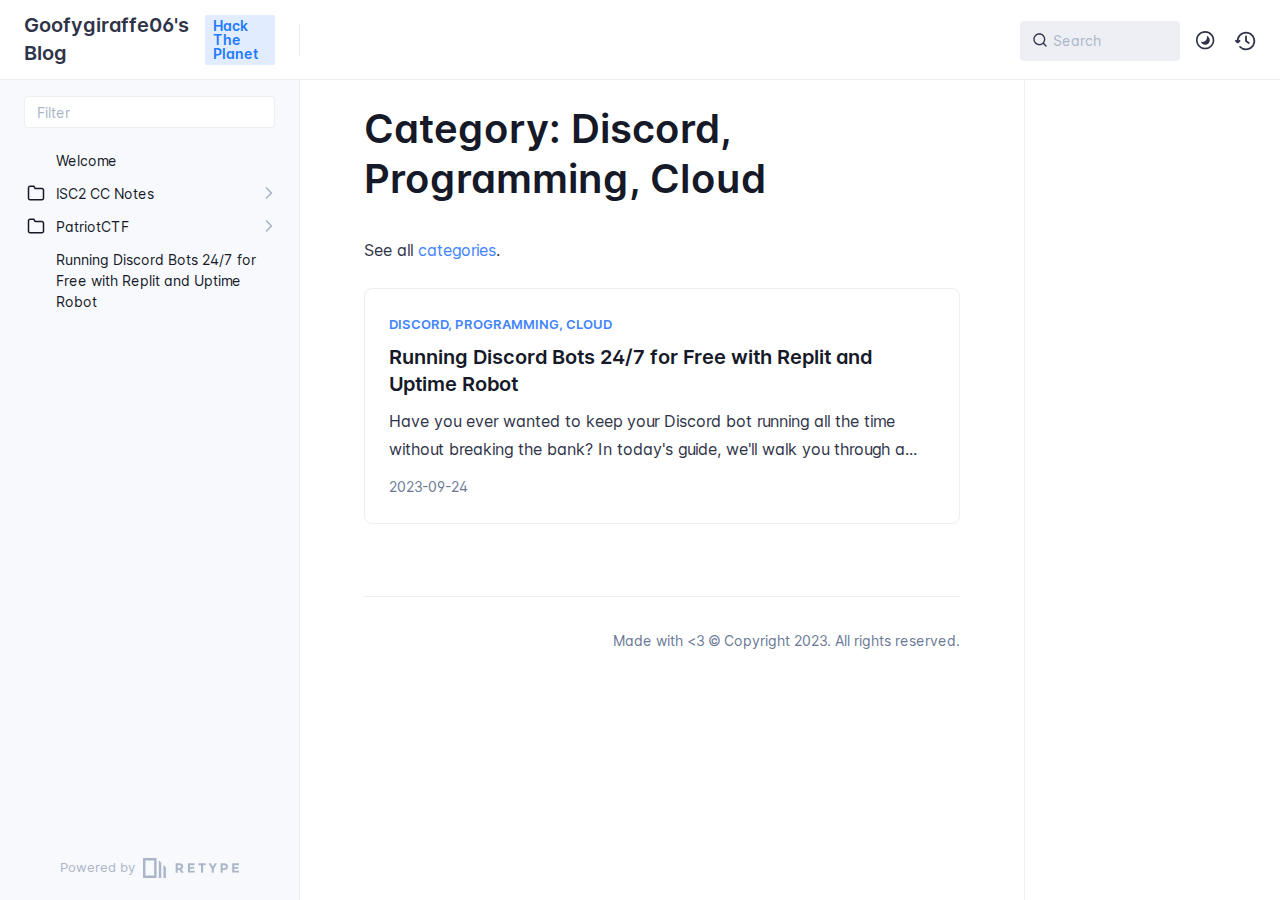
<file: categories/discord-programming-cloud/index.html>
<!DOCTYPE html>
<html lang="en" class="h-full">
<head>
    <meta charset="UTF-8">
    <meta name="viewport" content="width=device-width,initial-scale=1">
    <meta name="turbo-cache-control" content="no-cache" data-turbo-track="reload" data-track-token="3.5.0.748873878555">

    <!-- See retype.com -->
    <meta name="generator" content="Retype 3.5.0">

    <!-- Primary Meta Tags -->
    <title>Discord, Programming, Cloud</title>
    <meta name="title" content="Discord, Programming, Cloud">

    <!-- Canonical -->
    <link rel="canonical" href="https://goofygiraffe06.github.io/categories/discord-programming-cloud/">

    <!-- Open Graph / Facebook -->
    <meta property="og:type" content="website">
    <meta property="og:url" content="https://goofygiraffe06.github.io/categories/discord-programming-cloud/">
    <meta property="og:title" content="Discord, Programming, Cloud">

    <!-- Twitter -->
    <meta property="twitter:card" content="summary_large_image">
    <meta property="twitter:url" content="https://goofygiraffe06.github.io/categories/discord-programming-cloud/">
    <meta property="twitter:title" content="Discord, Programming, Cloud">

    <script data-cfasync="false">(function () { var el = document.documentElement, m = localStorage.getItem("doc_theme"), wm = window.matchMedia; if (m === "dark" || (!m && wm && wm("(prefers-color-scheme: dark)").matches)) { el.classList.add("dark") } else { el.classList.remove("dark") } })();</script>

    <link href="../../resources/css/retype.css?v=3.5.0.748873878555" rel="stylesheet">

    <script data-cfasync="false" src="../../resources/js/config.js?v=3.5.0.748873878555" data-turbo-eval="false" defer></script>
    <script data-cfasync="false" src="../../resources/js/retype.js?v=3.5.0" data-turbo-eval="false" defer></script>
    <script id="lunr-js" data-cfasync="false" src="../../resources/js/lunr.js?v=3.5.0.748873878555" data-turbo-eval="false" defer></script>
</head>
<body>
    <div id="docs-app" class="relative text-base antialiased text-gray-700 bg-white font-body dark:bg-dark-850 dark:text-dark-300">
        <div class="absolute bottom-0 left-0 bg-gray-100 dark:bg-dark-800" style="top: 5rem; right: 50%"></div>
    
        <header id="docs-site-header" class="sticky top-0 z-30 flex w-full h-16 bg-white border-b border-gray-200 md:h-20 dark:bg-dark-850 dark:border-dark-650">
            <div class="container relative flex items-center justify-between pr-6 grow md:justify-start">
                <!-- Mobile menu button skeleton -->
                <button v-cloak class="skeleton docs-mobile-menu-button flex items-center justify-center shrink-0 overflow-hidden dark:text-white focus:outline-none rounded-full w-10 h-10 ml-3.5 md:hidden"><svg xmlns="http://www.w3.org/2000/svg" class="mb-px shrink-0" width="24" height="24" viewBox="0 0 24 24" role="presentation" style="margin-bottom: 0px;"><g fill="currentColor"><path d="M2 4h20v2H2zM2 11h20v2H2zM2 18h20v2H2z"></path></g></svg></button>
                <div v-cloak id="docs-sidebar-toggle"></div>
        
                <!-- Logo -->
                <div class="flex items-center justify-between h-full py-2 md:w-75">
                    <div class="flex items-center px-2 md:px-6">
                        <a id="docs-site-logo" href="../../" class="flex items-center leading-snug text-xl">
                            <span class="dark:text-white font-semibold line-clamp-1 md:line-clamp-2">Goofygiraffe06&#x27;s Blog</span>
                        </a><span class="hidden px-2 py-1 ml-4 text-sm font-semibold leading-none text-root-logo-label-text bg-root-logo-label-bg rounded-sm md:inline-block">Hack The Planet</span>
                    </div>
        
                    <span class="hidden h-8 border-r md:inline-block dark:border-dark-650"></span>
                </div>
        
                <div class="flex justify-between md:grow">
                    <!-- Top Nav -->
                    <nav class="hidden md:flex">
                        <ul class="flex flex-col mb-4 md:pl-16 md:mb-0 md:flex-row md:items-center">
                            
                        </ul>
                    </nav>
        
                    <!-- Header Right Skeleton -->
                    <div v-cloak class="flex justify-end grow skeleton">
        
                        <!-- Search input mock -->
                        <div class="relative hidden w-40 lg:block lg:max-w-sm lg:ml-auto">
                            <div class="absolute flex items-center justify-center h-full pl-3 dark:text-dark-300">
                                <svg xmlns="http://www.w3.org/2000/svg" class="icon-base" width="16" height="16" viewBox="0 0 24 24" aria-labelledby="icon" role="presentation" style="margin-bottom: 1px;"><g fill="currentColor" ><path d="M21.71 20.29l-3.68-3.68A8.963 8.963 0 0020 11c0-4.96-4.04-9-9-9s-9 4.04-9 9 4.04 9 9 9c2.12 0 4.07-.74 5.61-1.97l3.68 3.68c.2.19.45.29.71.29s.51-.1.71-.29c.39-.39.39-1.03 0-1.42zM4 11c0-3.86 3.14-7 7-7s7 3.14 7 7c0 1.92-.78 3.66-2.04 4.93-.01.01-.02.01-.02.01-.01.01-.01.01-.01.02A6.98 6.98 0 0111 18c-3.86 0-7-3.14-7-7z" ></path></g></svg>
                            </div>
                            <input class="w-full h-10 placeholder-gray-400 transition-colors duration-200 ease-in bg-gray-200 border border-transparent rounded md:text-sm hover:bg-white hover:border-gray-300 focus:outline-none focus:bg-white focus:border-gray-500 dark:bg-dark-600 dark:border-dark-600 dark:placeholder-dark-400" style="padding: 0.625rem 0.75rem 0.625rem 2rem" type="text" placeholder="Search">
                        </div>
        
                        <!-- Mobile search button -->
                        <div class="flex items-center justify-center w-10 h-10 lg:hidden">
                            <svg xmlns="http://www.w3.org/2000/svg" class="shrink-0 icon-base" width="20" height="20" viewBox="0 0 24 24" aria-labelledby="icon" role="presentation" style="margin-bottom: 0px;"><g fill="currentColor" ><path d="M21.71 20.29l-3.68-3.68A8.963 8.963 0 0020 11c0-4.96-4.04-9-9-9s-9 4.04-9 9 4.04 9 9 9c2.12 0 4.07-.74 5.61-1.97l3.68 3.68c.2.19.45.29.71.29s.51-.1.71-.29c.39-.39.39-1.03 0-1.42zM4 11c0-3.86 3.14-7 7-7s7 3.14 7 7c0 1.92-.78 3.66-2.04 4.93-.01.01-.02.01-.02.01-.01.01-.01.01-.01.02A6.98 6.98 0 0111 18c-3.86 0-7-3.14-7-7z" ></path></g></svg>
                        </div>
        
                        <!-- Dark mode switch placeholder -->
                        <div class="w-10 h-10 lg:ml-2"></div>
        
                        <!-- History button -->
                        <div class="flex items-center justify-center w-10 h-10" style="margin-right: -0.625rem;">
                            <svg xmlns="http://www.w3.org/2000/svg" class="shrink-0 icon-base" width="22" height="22" viewBox="0 0 24 24" aria-labelledby="icon" role="presentation" style="margin-bottom: 0px;"><g fill="currentColor" ><g ><path d="M12.01 6.01c-.55 0-1 .45-1 1V12a1 1 0 00.4.8l3 2.22a.985.985 0 001.39-.2.996.996 0 00-.21-1.4l-2.6-1.92V7.01c.02-.55-.43-1-.98-1z"></path><path d="M12.01 1.91c-5.33 0-9.69 4.16-10.05 9.4l-.29-.26a.997.997 0 10-1.34 1.48l1.97 1.79c.19.17.43.26.67.26s.48-.09.67-.26l1.97-1.79a.997.997 0 10-1.34-1.48l-.31.28c.34-4.14 3.82-7.41 8.05-7.41 4.46 0 8.08 3.63 8.08 8.09s-3.63 8.08-8.08 8.08c-2.18 0-4.22-.85-5.75-2.4a.996.996 0 10-1.42 1.4 10.02 10.02 0 007.17 2.99c5.56 0 10.08-4.52 10.08-10.08.01-5.56-4.52-10.09-10.08-10.09z"></path></g></g></svg>
                        </div>
                    </div>
        
                    <div v-cloak class="flex justify-end grow">
                        <div id="docs-mobile-search-button"></div>
                        <doc-search-desktop></doc-search-desktop>
        
                        <doc-theme-switch class="lg:ml-2"></doc-theme-switch>
                        <doc-history></doc-history>
                    </div>
                </div>
            </div>
        </header>
    
        <div class="container relative flex bg-white">
            <!-- Sidebar Skeleton -->
            <div v-cloak class="fixed flex flex-col shrink-0 duration-300 ease-in-out bg-gray-100 border-gray-200 sidebar top-20 w-75 border-r h-screen md:sticky transition-transform skeleton dark:bg-dark-800 dark:border-dark-650">
            
                <!-- Render this div, if config.showSidebarFilter is `true` -->
                <div class="flex items-center h-16 px-6">
                    <input class="w-full h-8 px-3 py-2 transition-colors duration-200 ease-linear bg-white border border-gray-200 rounded shadow-none text-sm focus:outline-none focus:border-gray-600 dark:bg-dark-600 dark:border-dark-600" type="text" placeholder="Filter">
                </div>
            
                <div class="pl-6 mt-1 mb-4">
                    <div class="w-32 h-3 mb-4 bg-gray-200 rounded-full loading dark:bg-dark-600"></div>
                    <div class="w-48 h-3 mb-4 bg-gray-200 rounded-full loading dark:bg-dark-600"></div>
                    <div class="w-40 h-3 mb-4 bg-gray-200 rounded-full loading dark:bg-dark-600"></div>
                    <div class="w-32 h-3 mb-4 bg-gray-200 rounded-full loading dark:bg-dark-600"></div>
                    <div class="w-48 h-3 mb-4 bg-gray-200 rounded-full loading dark:bg-dark-600"></div>
                    <div class="w-40 h-3 mb-4 bg-gray-200 rounded-full loading dark:bg-dark-600"></div>
                </div>
            
                <div class="shrink-0 mt-auto bg-transparent dark:border-dark-650">
                    <a class="flex items-center justify-center flex-nowrap h-16 text-gray-400 dark:text-dark-400 hover:text-gray-700 dark:hover:text-dark-300 transition-colors duration-150 ease-in docs-powered-by" target="_blank" href="https://retype.com/" rel="noopener">
                        <span class="text-xs whitespace-nowrap">Powered by</span>
                        <svg xmlns="http://www.w3.org/2000/svg" class="ml-2" fill="currentColor" width="96" height="20" overflow="visible"><path d="M0 0v20h13.59V0H0zm11.15 17.54H2.44V2.46h8.71v15.08zM15.8 20h2.44V4.67L15.8 2.22zM20.45 6.89V20h2.44V9.34z"/><g><path d="M40.16 8.44c0 1.49-.59 2.45-1.75 2.88l2.34 3.32h-2.53l-2.04-2.96h-1.43v2.96h-2.06V5.36h3.5c1.43 0 2.46.24 3.07.73s.9 1.27.9 2.35zm-2.48 1.1c.26-.23.38-.59.38-1.09 0-.5-.13-.84-.4-1.03s-.73-.28-1.39-.28h-1.54v2.75h1.5c.72 0 1.2-.12 1.45-.35zM51.56 5.36V7.2h-4.59v1.91h4.13v1.76h-4.13v1.92h4.74v1.83h-6.79V5.36h6.64zM60.09 7.15v7.48h-2.06V7.15h-2.61V5.36h7.28v1.79h-2.61zM70.81 14.64h-2.06v-3.66l-3.19-5.61h2.23l1.99 3.45 1.99-3.45H74l-3.19 5.61v3.66zM83.99 6.19c.65.55.97 1.4.97 2.55s-.33 1.98-1 2.51-1.68.8-3.04.8h-1.23v2.59h-2.06V5.36h3.26c1.42 0 2.45.28 3.1.83zm-1.51 3.65c.25-.28.37-.69.37-1.22s-.16-.92-.48-1.14c-.32-.23-.82-.34-1.5-.34H79.7v3.12h1.38c.68 0 1.15-.14 1.4-.42zM95.85 5.36V7.2h-4.59v1.91h4.13v1.76h-4.13v1.92H96v1.83h-6.79V5.36h6.64z"/></g></svg>
                    </a>
                </div>
            </div>
            
            <!-- Sidebar component -->
            <doc-sidebar v-cloak>
                <template #sidebar-footer>
                    <div class="shrink-0 mt-auto border-t md:bg-transparent md:border-none dark:border-dark-650">
            
                        <a class="flex items-center justify-center flex-nowrap h-16 text-gray-400 dark:text-dark-400 hover:text-gray-700 dark:hover:text-dark-300 transition-colors duration-150 ease-in docs-powered-by" target="_blank" href="https://retype.com/" rel="noopener">
                            <span class="text-xs whitespace-nowrap">Powered by</span>
                            <svg xmlns="http://www.w3.org/2000/svg" class="ml-2" fill="currentColor" width="96" height="20" overflow="visible"><path d="M0 0v20h13.59V0H0zm11.15 17.54H2.44V2.46h8.71v15.08zM15.8 20h2.44V4.67L15.8 2.22zM20.45 6.89V20h2.44V9.34z"/><g><path d="M40.16 8.44c0 1.49-.59 2.45-1.75 2.88l2.34 3.32h-2.53l-2.04-2.96h-1.43v2.96h-2.06V5.36h3.5c1.43 0 2.46.24 3.07.73s.9 1.27.9 2.35zm-2.48 1.1c.26-.23.38-.59.38-1.09 0-.5-.13-.84-.4-1.03s-.73-.28-1.39-.28h-1.54v2.75h1.5c.72 0 1.2-.12 1.45-.35zM51.56 5.36V7.2h-4.59v1.91h4.13v1.76h-4.13v1.92h4.74v1.83h-6.79V5.36h6.64zM60.09 7.15v7.48h-2.06V7.15h-2.61V5.36h7.28v1.79h-2.61zM70.81 14.64h-2.06v-3.66l-3.19-5.61h2.23l1.99 3.45 1.99-3.45H74l-3.19 5.61v3.66zM83.99 6.19c.65.55.97 1.4.97 2.55s-.33 1.98-1 2.51-1.68.8-3.04.8h-1.23v2.59h-2.06V5.36h3.26c1.42 0 2.45.28 3.1.83zm-1.51 3.65c.25-.28.37-.69.37-1.22s-.16-.92-.48-1.14c-.32-.23-.82-.34-1.5-.34H79.7v3.12h1.38c.68 0 1.15-.14 1.4-.42zM95.85 5.36V7.2h-4.59v1.91h4.13v1.76h-4.13v1.92H96v1.83h-6.79V5.36h6.64z"/></g></svg>
                        </a>
                    </div>
                </template>
            </doc-sidebar>
    
            <div class="grow min-w-0 dark:bg-dark-850">
                <!-- Render "toolbar" template here on api pages --><!-- Render page content -->
                <div class="flex">
                    <div class="min-w-0 p-4 grow md:px-16">
                        <main class="relative pb-12 lg:pt-2">
                            <div class="docs-markdown" id="docs-content">
                                <!-- Rendered if sidebar right is enabled -->
                                <div id="docs-sidebar-right-toggle"></div>
                                <!-- Page content  -->
<doc-anchor-target id="category-discord-programming-cloud" class="break-words">
    <h1>
        <doc-anchor-trigger class="header-anchor-trigger" to="#category-discord-programming-cloud">#</doc-anchor-trigger>
        <span>Category: Discord, Programming, Cloud</span>
    </h1>
</doc-anchor-target>
<p>See all <a href="../">categories</a>.</p>
<a class="no-link mb-6 overflow-hidden border border-gray-200 rounded-lg md:flex dark:border-dark-700 hover:border-gray-400 dark:hover:border-dark-450" href="../../discord_bot/">
    <div class="p-6">
        <div class="text-xs font-semibold text-blue-500 uppercase dark:text-blue-400">Discord, Programming, Cloud</div>
        <div class="mt-2 text-lg font-semibold leading-snug text-gray-900 dark:text-white md:text-xl">Running Discord Bots 24/7 for Free with Replit and Uptime Robot</div>
        <div class="line-clamp-3"><p class="hidden mt-2 md:block">Have you ever wanted to keep your Discord bot running all the time without breaking the bank? In today's guide, we'll walk you through a...</p></div>
        <div class="flex mt-3 items-center">
            <div class="text-sm text-gray-500 dark:text-dark-350"><span>2023-09-24</span></div>
        </div>
    </div>
</a>

                                
                                <!-- Required only on API pages -->
                                <doc-toolbar-member-filter-no-results></doc-toolbar-member-filter-no-results>
                            </div>
                            <footer class="clear-both">
                            
                            </footer>
                        </main>
                
                        <div class="border-t dark:border-dark-650 pt-6 mb-8">
                            <footer class="flex flex-wrap items-center justify-between">
                                <div>
                                    <ul class="flex flex-wrap items-center text-sm">
                                    </ul>
                                </div>
                                <div class="docs-copyright py-2 text-gray-500 dark:text-dark-350 text-sm leading-relaxed"><p>Made with &lt;3 © Copyright 2023. All rights reserved.</p></div>
                            </footer>
                        </div>
                    </div>
                
                    <!-- Rendered if sidebar right is enabled -->
                    <!-- Sidebar right skeleton-->
                    <div v-cloak class="fixed top-0 bottom-0 right-0 translate-x-full bg-white border-gray-200 lg:sticky lg:border-l lg:shrink-0 lg:pt-6 lg:transform-none sm:w-1/2 lg:w-64 lg:z-0 md:w-104 sidebar-right skeleton dark:bg-dark-850 dark:border-dark-650">
                        <div class="pl-5">
                            <div class="w-32 h-3 mb-4 bg-gray-200 dark:bg-dark-600 rounded-full loading"></div>
                            <div class="w-48 h-3 mb-4 bg-gray-200 dark:bg-dark-600 rounded-full loading"></div>
                            <div class="w-40 h-3 mb-4 bg-gray-200 dark:bg-dark-600 rounded-full loading"></div>
                        </div>
                    </div>
                
                    <!-- User should be able to hide sidebar right -->
                    <doc-sidebar-right v-cloak></doc-sidebar-right>
                </div>

            </div>
        </div>
    
        <doc-search-mobile></doc-search-mobile>
        <doc-back-to-top></doc-back-to-top>
    </div>


    <div id="docs-overlay-target"></div>

    <script data-cfasync="false">window.__DOCS__ = { "title": "Discord, Programming, Cloud", level: 2, icon: "file", hasPrism: false, hasMermaid: false, hasMath: false, tocDepth: 23 }</script>

    <script data-goatcounter="https://giraffeblog.goatcounter.com/count"
            async src="//gc.zgo.at/count.js"></script>

</body>
</html>
</file>
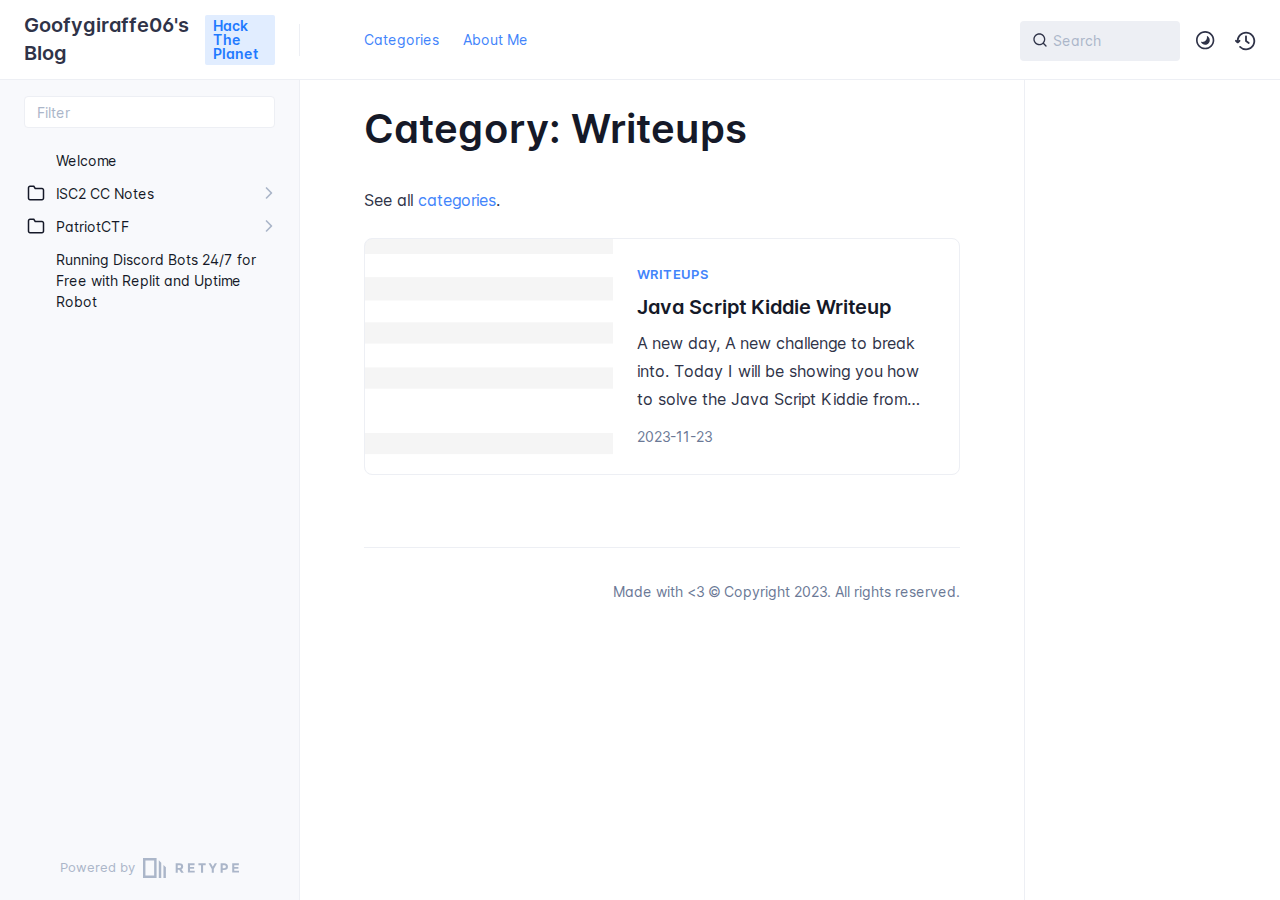
<file: categories/writeups/index.html>
<!DOCTYPE html>
<html lang="en" class="h-full">
<head>
    <meta charset="UTF-8">
    <meta name="viewport" content="width=device-width,initial-scale=1">
    <meta name="turbo-cache-control" content="no-cache" data-turbo-track="reload" data-track-token="3.5.0.754034601411">

    <!-- See retype.com -->
    <meta name="generator" content="Retype 3.5.0">

    <!-- Primary Meta Tags -->
    <title>Writeups</title>
    <meta name="title" content="Writeups">

    <!-- Canonical -->
    <link rel="canonical" href="https://goofygiraffe06.github.io/categories/writeups/">

    <!-- Open Graph / Facebook -->
    <meta property="og:type" content="website">
    <meta property="og:url" content="https://goofygiraffe06.github.io/categories/writeups/">
    <meta property="og:title" content="Writeups">

    <!-- Twitter -->
    <meta property="twitter:card" content="summary_large_image">
    <meta property="twitter:url" content="https://goofygiraffe06.github.io/categories/writeups/">
    <meta property="twitter:title" content="Writeups">

    <script data-cfasync="false">(function () { var el = document.documentElement, m = localStorage.getItem("doc_theme"), wm = window.matchMedia; if (m === "dark" || (!m && wm && wm("(prefers-color-scheme: dark)").matches)) { el.classList.add("dark") } else { el.classList.remove("dark") } })();</script>

    <link href="../../resources/css/retype.css?v=3.5.0.754034601411" rel="stylesheet">

    <script data-cfasync="false" src="../../resources/js/config.js?v=3.5.0.754034601411" data-turbo-eval="false" defer></script>
    <script data-cfasync="false" src="../../resources/js/retype.js?v=3.5.0" data-turbo-eval="false" defer></script>
    <script id="lunr-js" data-cfasync="false" src="../../resources/js/lunr.js?v=3.5.0.754034601411" data-turbo-eval="false" defer></script>
</head>
<body>
    <div id="docs-app" class="relative text-base antialiased text-gray-700 bg-white font-body dark:bg-dark-850 dark:text-dark-300">
        <div class="absolute bottom-0 left-0 bg-gray-100 dark:bg-dark-800" style="top: 5rem; right: 50%"></div>
    
        <header id="docs-site-header" class="sticky top-0 z-30 flex w-full h-16 bg-white border-b border-gray-200 md:h-20 dark:bg-dark-850 dark:border-dark-650">
            <div class="container relative flex items-center justify-between pr-6 grow md:justify-start">
                <!-- Mobile menu button skeleton -->
                <button v-cloak class="skeleton docs-mobile-menu-button flex items-center justify-center shrink-0 overflow-hidden dark:text-white focus:outline-none rounded-full w-10 h-10 ml-3.5 md:hidden"><svg xmlns="http://www.w3.org/2000/svg" class="mb-px shrink-0" width="24" height="24" viewBox="0 0 24 24" role="presentation" style="margin-bottom: 0px;"><g fill="currentColor"><path d="M2 4h20v2H2zM2 11h20v2H2zM2 18h20v2H2z"></path></g></svg></button>
                <div v-cloak id="docs-sidebar-toggle"></div>
        
                <!-- Logo -->
                <div class="flex items-center justify-between h-full py-2 md:w-75">
                    <div class="flex items-center px-2 md:px-6">
                        <a id="docs-site-logo" href="../../" class="flex items-center leading-snug text-xl">
                            <span class="dark:text-white font-semibold line-clamp-1 md:line-clamp-2">Goofygiraffe06&#x27;s Blog</span>
                        </a><span class="hidden px-2 py-1 ml-4 text-sm font-semibold leading-none text-root-logo-label-text bg-root-logo-label-bg rounded-sm md:inline-block">Hack The Planet</span>
                    </div>
        
                    <span class="hidden h-8 border-r md:inline-block dark:border-dark-650"></span>
                </div>
        
                <div class="flex justify-between md:grow">
                    <!-- Top Nav -->
                    <nav class="hidden md:flex">
                        <ul class="flex flex-col mb-4 md:pl-16 md:mb-0 md:flex-row md:items-center">
                            <li class="mr-6">
                                <a class="py-2 md:mb-0 inline-flex items-center text-sm whitespace-nowrap transition-colors duration-200 ease-linear md:text-blue-500 dark:text-blue-400 hover:text-blue-800 dark:hover:text-blue-200" href="../../categories/">Categories</a>
                            </li>
                            <li class="mr-6">
                                <a class="py-2 md:mb-0 inline-flex items-center text-sm whitespace-nowrap transition-colors duration-200 ease-linear md:text-blue-500 dark:text-blue-400 hover:text-blue-800 dark:hover:text-blue-200" href="../../">About Me</a>
                            </li>
        
                        </ul>
                    </nav>
        
                    <!-- Header Right Skeleton -->
                    <div v-cloak class="flex justify-end grow skeleton">
        
                        <!-- Search input mock -->
                        <div class="relative hidden w-40 lg:block lg:max-w-sm lg:ml-auto">
                            <div class="absolute flex items-center justify-center h-full pl-3 dark:text-dark-300">
                                <svg xmlns="http://www.w3.org/2000/svg" class="icon-base" width="16" height="16" viewBox="0 0 24 24" aria-labelledby="icon" role="presentation" style="margin-bottom: 1px;"><g fill="currentColor" ><path d="M21.71 20.29l-3.68-3.68A8.963 8.963 0 0020 11c0-4.96-4.04-9-9-9s-9 4.04-9 9 4.04 9 9 9c2.12 0 4.07-.74 5.61-1.97l3.68 3.68c.2.19.45.29.71.29s.51-.1.71-.29c.39-.39.39-1.03 0-1.42zM4 11c0-3.86 3.14-7 7-7s7 3.14 7 7c0 1.92-.78 3.66-2.04 4.93-.01.01-.02.01-.02.01-.01.01-.01.01-.01.02A6.98 6.98 0 0111 18c-3.86 0-7-3.14-7-7z" ></path></g></svg>
                            </div>
                            <input class="w-full h-10 placeholder-gray-400 transition-colors duration-200 ease-in bg-gray-200 border border-transparent rounded md:text-sm hover:bg-white hover:border-gray-300 focus:outline-none focus:bg-white focus:border-gray-500 dark:bg-dark-600 dark:border-dark-600 dark:placeholder-dark-400" style="padding: 0.625rem 0.75rem 0.625rem 2rem" type="text" placeholder="Search">
                        </div>
        
                        <!-- Mobile search button -->
                        <div class="flex items-center justify-center w-10 h-10 lg:hidden">
                            <svg xmlns="http://www.w3.org/2000/svg" class="shrink-0 icon-base" width="20" height="20" viewBox="0 0 24 24" aria-labelledby="icon" role="presentation" style="margin-bottom: 0px;"><g fill="currentColor" ><path d="M21.71 20.29l-3.68-3.68A8.963 8.963 0 0020 11c0-4.96-4.04-9-9-9s-9 4.04-9 9 4.04 9 9 9c2.12 0 4.07-.74 5.61-1.97l3.68 3.68c.2.19.45.29.71.29s.51-.1.71-.29c.39-.39.39-1.03 0-1.42zM4 11c0-3.86 3.14-7 7-7s7 3.14 7 7c0 1.92-.78 3.66-2.04 4.93-.01.01-.02.01-.02.01-.01.01-.01.01-.01.02A6.98 6.98 0 0111 18c-3.86 0-7-3.14-7-7z" ></path></g></svg>
                        </div>
        
                        <!-- Dark mode switch placeholder -->
                        <div class="w-10 h-10 lg:ml-2"></div>
        
                        <!-- History button -->
                        <div class="flex items-center justify-center w-10 h-10" style="margin-right: -0.625rem;">
                            <svg xmlns="http://www.w3.org/2000/svg" class="shrink-0 icon-base" width="22" height="22" viewBox="0 0 24 24" aria-labelledby="icon" role="presentation" style="margin-bottom: 0px;"><g fill="currentColor" ><g ><path d="M12.01 6.01c-.55 0-1 .45-1 1V12a1 1 0 00.4.8l3 2.22a.985.985 0 001.39-.2.996.996 0 00-.21-1.4l-2.6-1.92V7.01c.02-.55-.43-1-.98-1z"></path><path d="M12.01 1.91c-5.33 0-9.69 4.16-10.05 9.4l-.29-.26a.997.997 0 10-1.34 1.48l1.97 1.79c.19.17.43.26.67.26s.48-.09.67-.26l1.97-1.79a.997.997 0 10-1.34-1.48l-.31.28c.34-4.14 3.82-7.41 8.05-7.41 4.46 0 8.08 3.63 8.08 8.09s-3.63 8.08-8.08 8.08c-2.18 0-4.22-.85-5.75-2.4a.996.996 0 10-1.42 1.4 10.02 10.02 0 007.17 2.99c5.56 0 10.08-4.52 10.08-10.08.01-5.56-4.52-10.09-10.08-10.09z"></path></g></g></svg>
                        </div>
                    </div>
        
                    <div v-cloak class="flex justify-end grow">
                        <div id="docs-mobile-search-button"></div>
                        <doc-search-desktop></doc-search-desktop>
        
                        <doc-theme-switch class="lg:ml-2"></doc-theme-switch>
                        <doc-history></doc-history>
                    </div>
                </div>
            </div>
        </header>
    
        <div class="container relative flex bg-white">
            <!-- Sidebar Skeleton -->
            <div v-cloak class="fixed flex flex-col shrink-0 duration-300 ease-in-out bg-gray-100 border-gray-200 sidebar top-20 w-75 border-r h-screen md:sticky transition-transform skeleton dark:bg-dark-800 dark:border-dark-650">
            
                <!-- Render this div, if config.showSidebarFilter is `true` -->
                <div class="flex items-center h-16 px-6">
                    <input class="w-full h-8 px-3 py-2 transition-colors duration-200 ease-linear bg-white border border-gray-200 rounded shadow-none text-sm focus:outline-none focus:border-gray-600 dark:bg-dark-600 dark:border-dark-600" type="text" placeholder="Filter">
                </div>
            
                <div class="pl-6 mt-1 mb-4">
                    <div class="w-32 h-3 mb-4 bg-gray-200 rounded-full loading dark:bg-dark-600"></div>
                    <div class="w-48 h-3 mb-4 bg-gray-200 rounded-full loading dark:bg-dark-600"></div>
                    <div class="w-40 h-3 mb-4 bg-gray-200 rounded-full loading dark:bg-dark-600"></div>
                    <div class="w-32 h-3 mb-4 bg-gray-200 rounded-full loading dark:bg-dark-600"></div>
                    <div class="w-48 h-3 mb-4 bg-gray-200 rounded-full loading dark:bg-dark-600"></div>
                    <div class="w-40 h-3 mb-4 bg-gray-200 rounded-full loading dark:bg-dark-600"></div>
                </div>
            
                <div class="shrink-0 mt-auto bg-transparent dark:border-dark-650">
                    <a class="flex items-center justify-center flex-nowrap h-16 text-gray-400 dark:text-dark-400 hover:text-gray-700 dark:hover:text-dark-300 transition-colors duration-150 ease-in docs-powered-by" target="_blank" href="https://retype.com/" rel="noopener">
                        <span class="text-xs whitespace-nowrap">Powered by</span>
                        <svg xmlns="http://www.w3.org/2000/svg" class="ml-2" fill="currentColor" width="96" height="20" overflow="visible"><path d="M0 0v20h13.59V0H0zm11.15 17.54H2.44V2.46h8.71v15.08zM15.8 20h2.44V4.67L15.8 2.22zM20.45 6.89V20h2.44V9.34z"/><g><path d="M40.16 8.44c0 1.49-.59 2.45-1.75 2.88l2.34 3.32h-2.53l-2.04-2.96h-1.43v2.96h-2.06V5.36h3.5c1.43 0 2.46.24 3.07.73s.9 1.27.9 2.35zm-2.48 1.1c.26-.23.38-.59.38-1.09 0-.5-.13-.84-.4-1.03s-.73-.28-1.39-.28h-1.54v2.75h1.5c.72 0 1.2-.12 1.45-.35zM51.56 5.36V7.2h-4.59v1.91h4.13v1.76h-4.13v1.92h4.74v1.83h-6.79V5.36h6.64zM60.09 7.15v7.48h-2.06V7.15h-2.61V5.36h7.28v1.79h-2.61zM70.81 14.64h-2.06v-3.66l-3.19-5.61h2.23l1.99 3.45 1.99-3.45H74l-3.19 5.61v3.66zM83.99 6.19c.65.55.97 1.4.97 2.55s-.33 1.98-1 2.51-1.68.8-3.04.8h-1.23v2.59h-2.06V5.36h3.26c1.42 0 2.45.28 3.1.83zm-1.51 3.65c.25-.28.37-.69.37-1.22s-.16-.92-.48-1.14c-.32-.23-.82-.34-1.5-.34H79.7v3.12h1.38c.68 0 1.15-.14 1.4-.42zM95.85 5.36V7.2h-4.59v1.91h4.13v1.76h-4.13v1.92H96v1.83h-6.79V5.36h6.64z"/></g></svg>
                    </a>
                </div>
            </div>
            
            <!-- Sidebar component -->
            <doc-sidebar v-cloak>
                <template #sidebar-footer>
                    <div class="shrink-0 mt-auto border-t md:bg-transparent md:border-none dark:border-dark-650">
            
                        <div class="py-3 px-6 md:hidden border-b dark:border-dark-650">
                            <nav>
                                <ul class="flex flex-wrap justify-center items-center">
                                    <li class="mr-6">
                                        <a class="block py-1 inline-flex items-center text-sm whitespace-nowrap transition-colors duration-200 ease-linear md:text-blue-500 dark:text-blue-400 hover:text-blue-800 dark:hover:text-blue-200" href="../../categories/">Categories</a>
                                    </li>
                                    <li class="mr-6">
                                        <a class="block py-1 inline-flex items-center text-sm whitespace-nowrap transition-colors duration-200 ease-linear md:text-blue-500 dark:text-blue-400 hover:text-blue-800 dark:hover:text-blue-200" href="../../">About Me</a>
                                    </li>
            
                                </ul>
                            </nav>
                        </div>
            
                        <a class="flex items-center justify-center flex-nowrap h-16 text-gray-400 dark:text-dark-400 hover:text-gray-700 dark:hover:text-dark-300 transition-colors duration-150 ease-in docs-powered-by" target="_blank" href="https://retype.com/" rel="noopener">
                            <span class="text-xs whitespace-nowrap">Powered by</span>
                            <svg xmlns="http://www.w3.org/2000/svg" class="ml-2" fill="currentColor" width="96" height="20" overflow="visible"><path d="M0 0v20h13.59V0H0zm11.15 17.54H2.44V2.46h8.71v15.08zM15.8 20h2.44V4.67L15.8 2.22zM20.45 6.89V20h2.44V9.34z"/><g><path d="M40.16 8.44c0 1.49-.59 2.45-1.75 2.88l2.34 3.32h-2.53l-2.04-2.96h-1.43v2.96h-2.06V5.36h3.5c1.43 0 2.46.24 3.07.73s.9 1.27.9 2.35zm-2.48 1.1c.26-.23.38-.59.38-1.09 0-.5-.13-.84-.4-1.03s-.73-.28-1.39-.28h-1.54v2.75h1.5c.72 0 1.2-.12 1.45-.35zM51.56 5.36V7.2h-4.59v1.91h4.13v1.76h-4.13v1.92h4.74v1.83h-6.79V5.36h6.64zM60.09 7.15v7.48h-2.06V7.15h-2.61V5.36h7.28v1.79h-2.61zM70.81 14.64h-2.06v-3.66l-3.19-5.61h2.23l1.99 3.45 1.99-3.45H74l-3.19 5.61v3.66zM83.99 6.19c.65.55.97 1.4.97 2.55s-.33 1.98-1 2.51-1.68.8-3.04.8h-1.23v2.59h-2.06V5.36h3.26c1.42 0 2.45.28 3.1.83zm-1.51 3.65c.25-.28.37-.69.37-1.22s-.16-.92-.48-1.14c-.32-.23-.82-.34-1.5-.34H79.7v3.12h1.38c.68 0 1.15-.14 1.4-.42zM95.85 5.36V7.2h-4.59v1.91h4.13v1.76h-4.13v1.92H96v1.83h-6.79V5.36h6.64z"/></g></svg>
                        </a>
                    </div>
                </template>
            </doc-sidebar>
    
            <div class="grow min-w-0 dark:bg-dark-850">
                <!-- Render "toolbar" template here on api pages --><!-- Render page content -->
                <div class="flex">
                    <div class="min-w-0 p-4 grow md:px-16">
                        <main class="relative pb-12 lg:pt-2">
                            <div class="docs-markdown" id="docs-content">
                                <!-- Rendered if sidebar right is enabled -->
                                <div id="docs-sidebar-right-toggle"></div>
                                <!-- Page content  -->
<doc-anchor-target id="category-writeups" class="break-words">
    <h1>
        <doc-anchor-trigger class="header-anchor-trigger" to="#category-writeups">#</doc-anchor-trigger>
        <span>Category: Writeups</span>
    </h1>
</doc-anchor-target>
<p>See all <a href="../">categories</a>.</p>
<a class="no-link mb-6 overflow-hidden border border-gray-200 rounded-lg md:flex dark:border-dark-700 hover:border-gray-400 dark:hover:border-dark-450" href="../../picoctf/js_kiddie_1/">
    <div class="relative shrink-0 bg-gray-300 md:w-5/12 pb-9/16 md:pb-0 dark:bg-dark-450">
        <img class="absolute object-cover w-full h-full" src="../../static/10_16_size.png">
    </div>
    <div class="p-6">
        <div class="text-xs font-semibold text-blue-500 uppercase dark:text-blue-400">Writeups</div>
        <div class="mt-2 text-lg font-semibold leading-snug text-gray-900 dark:text-white md:text-xl">Java Script Kiddie Writeup</div>
        <div class="line-clamp-3"><p class="hidden mt-2 md:block">A new day, A new challenge to break into. Today I will be showing you how to solve the Java Script Kiddie from PicoCTF '19.</p></div>
        <div class="flex mt-3 items-center">
            <div class="text-sm text-gray-500 dark:text-dark-350"><span>2023-11-23</span></div>
        </div>
    </div>
</a>

                                
                                <!-- Required only on API pages -->
                                <doc-toolbar-member-filter-no-results></doc-toolbar-member-filter-no-results>
                            </div>
                            <footer class="clear-both">
                            
                            </footer>
                        </main>
                
                        <div class="border-t dark:border-dark-650 pt-6 mb-8">
                            <footer class="flex flex-wrap items-center justify-between">
                                <div>
                                    <ul class="flex flex-wrap items-center text-sm">
                                    </ul>
                                </div>
                                <div class="docs-copyright py-2 text-gray-500 dark:text-dark-350 text-sm leading-relaxed"><p>Made with &lt;3 © Copyright 2023. All rights reserved.</p></div>
                            </footer>
                        </div>
                    </div>
                
                    <!-- Rendered if sidebar right is enabled -->
                    <!-- Sidebar right skeleton-->
                    <div v-cloak class="fixed top-0 bottom-0 right-0 translate-x-full bg-white border-gray-200 lg:sticky lg:border-l lg:shrink-0 lg:pt-6 lg:transform-none sm:w-1/2 lg:w-64 lg:z-0 md:w-104 sidebar-right skeleton dark:bg-dark-850 dark:border-dark-650">
                        <div class="pl-5">
                            <div class="w-32 h-3 mb-4 bg-gray-200 dark:bg-dark-600 rounded-full loading"></div>
                            <div class="w-48 h-3 mb-4 bg-gray-200 dark:bg-dark-600 rounded-full loading"></div>
                            <div class="w-40 h-3 mb-4 bg-gray-200 dark:bg-dark-600 rounded-full loading"></div>
                        </div>
                    </div>
                
                    <!-- User should be able to hide sidebar right -->
                    <doc-sidebar-right v-cloak></doc-sidebar-right>
                </div>

            </div>
        </div>
    
        <doc-search-mobile></doc-search-mobile>
        <doc-back-to-top></doc-back-to-top>
    </div>


    <div id="docs-overlay-target"></div>

    <script data-cfasync="false">window.__DOCS__ = { "title": "Writeups", level: 2, icon: "file", hasPrism: false, hasMermaid: false, hasMath: false, tocDepth: 23 }</script>

    <script data-goatcounter="https://giraffeblog.goatcounter.com/count"
            async src="//gc.zgo.at/count.js"></script>


</body>
</html>
</file>
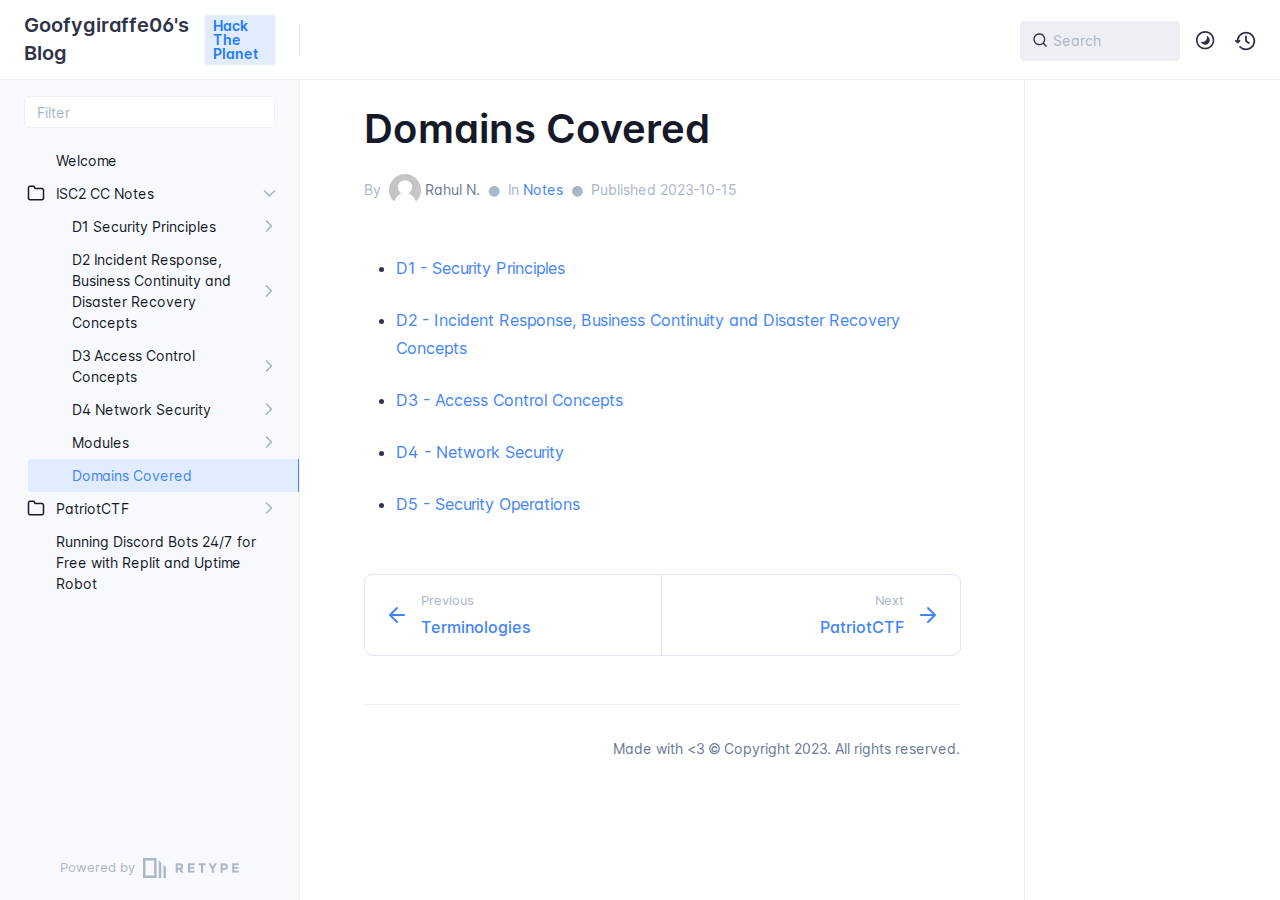
<file: isc2-cc-notes/(isc)2-cc/index.html>
<!DOCTYPE html>
<html lang="en" class="h-full">
<head>
    <meta charset="UTF-8">
    <meta name="viewport" content="width=device-width,initial-scale=1">
    <meta name="turbo-cache-control" content="no-cache" data-turbo-track="reload" data-track-token="3.5.0.750759046451">

    <!-- See retype.com -->
    <meta name="generator" content="Retype 3.5.0">

    <!-- Primary Meta Tags -->
    <title>Domains Covered</title>
    <meta name="title" content="Domains Covered">
    <meta name="description" content="D1 - Security Principles">

    <!-- Canonical -->
    <link rel="canonical" href="https://goofygiraffe06.github.io/isc2-cc-notes/(isc)2-cc/">

    <!-- Open Graph / Facebook -->
    <meta property="og:type" content="website">
    <meta property="og:url" content="https://goofygiraffe06.github.io/isc2-cc-notes/(isc)2-cc/">
    <meta property="og:title" content="Domains Covered">
    <meta property="og:description" content="D1 - Security Principles">

    <!-- Twitter -->
    <meta property="twitter:card" content="summary_large_image">
    <meta property="twitter:url" content="https://goofygiraffe06.github.io/isc2-cc-notes/(isc)2-cc/">
    <meta property="twitter:title" content="Domains Covered">
    <meta property="twitter:description" content="D1 - Security Principles">

    <script data-cfasync="false">(function () { var el = document.documentElement, m = localStorage.getItem("doc_theme"), wm = window.matchMedia; if (m === "dark" || (!m && wm && wm("(prefers-color-scheme: dark)").matches)) { el.classList.add("dark") } else { el.classList.remove("dark") } })();</script>

    <link href="../../resources/css/retype.css?v=3.5.0.750759046451" rel="stylesheet">

    <script data-cfasync="false" src="../../resources/js/config.js?v=3.5.0.750759046451" data-turbo-eval="false" defer></script>
    <script data-cfasync="false" src="../../resources/js/retype.js?v=3.5.0" data-turbo-eval="false" defer></script>
    <script id="lunr-js" data-cfasync="false" src="../../resources/js/lunr.js?v=3.5.0.750759046451" data-turbo-eval="false" defer></script>
</head>
<body>
    <div id="docs-app" class="relative text-base antialiased text-gray-700 bg-white font-body dark:bg-dark-850 dark:text-dark-300">
        <div class="absolute bottom-0 left-0 bg-gray-100 dark:bg-dark-800" style="top: 5rem; right: 50%"></div>
    
        <header id="docs-site-header" class="sticky top-0 z-30 flex w-full h-16 bg-white border-b border-gray-200 md:h-20 dark:bg-dark-850 dark:border-dark-650">
            <div class="container relative flex items-center justify-between pr-6 grow md:justify-start">
                <!-- Mobile menu button skeleton -->
                <button v-cloak class="skeleton docs-mobile-menu-button flex items-center justify-center shrink-0 overflow-hidden dark:text-white focus:outline-none rounded-full w-10 h-10 ml-3.5 md:hidden"><svg xmlns="http://www.w3.org/2000/svg" class="mb-px shrink-0" width="24" height="24" viewBox="0 0 24 24" role="presentation" style="margin-bottom: 0px;"><g fill="currentColor"><path d="M2 4h20v2H2zM2 11h20v2H2zM2 18h20v2H2z"></path></g></svg></button>
                <div v-cloak id="docs-sidebar-toggle"></div>
        
                <!-- Logo -->
                <div class="flex items-center justify-between h-full py-2 md:w-75">
                    <div class="flex items-center px-2 md:px-6">
                        <a id="docs-site-logo" href="../../" class="flex items-center leading-snug text-xl">
                            <span class="dark:text-white font-semibold line-clamp-1 md:line-clamp-2">Goofygiraffe06&#x27;s Blog</span>
                        </a><span class="hidden px-2 py-1 ml-4 text-sm font-semibold leading-none text-root-logo-label-text bg-root-logo-label-bg rounded-sm md:inline-block">Hack The Planet</span>
                    </div>
        
                    <span class="hidden h-8 border-r md:inline-block dark:border-dark-650"></span>
                </div>
        
                <div class="flex justify-between md:grow">
                    <!-- Top Nav -->
                    <nav class="hidden md:flex">
                        <ul class="flex flex-col mb-4 md:pl-16 md:mb-0 md:flex-row md:items-center">
                            
                        </ul>
                    </nav>
        
                    <!-- Header Right Skeleton -->
                    <div v-cloak class="flex justify-end grow skeleton">
        
                        <!-- Search input mock -->
                        <div class="relative hidden w-40 lg:block lg:max-w-sm lg:ml-auto">
                            <div class="absolute flex items-center justify-center h-full pl-3 dark:text-dark-300">
                                <svg xmlns="http://www.w3.org/2000/svg" class="icon-base" width="16" height="16" viewBox="0 0 24 24" aria-labelledby="icon" role="presentation" style="margin-bottom: 1px;"><g fill="currentColor" ><path d="M21.71 20.29l-3.68-3.68A8.963 8.963 0 0020 11c0-4.96-4.04-9-9-9s-9 4.04-9 9 4.04 9 9 9c2.12 0 4.07-.74 5.61-1.97l3.68 3.68c.2.19.45.29.71.29s.51-.1.71-.29c.39-.39.39-1.03 0-1.42zM4 11c0-3.86 3.14-7 7-7s7 3.14 7 7c0 1.92-.78 3.66-2.04 4.93-.01.01-.02.01-.02.01-.01.01-.01.01-.01.02A6.98 6.98 0 0111 18c-3.86 0-7-3.14-7-7z" ></path></g></svg>
                            </div>
                            <input class="w-full h-10 placeholder-gray-400 transition-colors duration-200 ease-in bg-gray-200 border border-transparent rounded md:text-sm hover:bg-white hover:border-gray-300 focus:outline-none focus:bg-white focus:border-gray-500 dark:bg-dark-600 dark:border-dark-600 dark:placeholder-dark-400" style="padding: 0.625rem 0.75rem 0.625rem 2rem" type="text" placeholder="Search">
                        </div>
        
                        <!-- Mobile search button -->
                        <div class="flex items-center justify-center w-10 h-10 lg:hidden">
                            <svg xmlns="http://www.w3.org/2000/svg" class="shrink-0 icon-base" width="20" height="20" viewBox="0 0 24 24" aria-labelledby="icon" role="presentation" style="margin-bottom: 0px;"><g fill="currentColor" ><path d="M21.71 20.29l-3.68-3.68A8.963 8.963 0 0020 11c0-4.96-4.04-9-9-9s-9 4.04-9 9 4.04 9 9 9c2.12 0 4.07-.74 5.61-1.97l3.68 3.68c.2.19.45.29.71.29s.51-.1.71-.29c.39-.39.39-1.03 0-1.42zM4 11c0-3.86 3.14-7 7-7s7 3.14 7 7c0 1.92-.78 3.66-2.04 4.93-.01.01-.02.01-.02.01-.01.01-.01.01-.01.02A6.98 6.98 0 0111 18c-3.86 0-7-3.14-7-7z" ></path></g></svg>
                        </div>
        
                        <!-- Dark mode switch placeholder -->
                        <div class="w-10 h-10 lg:ml-2"></div>
        
                        <!-- History button -->
                        <div class="flex items-center justify-center w-10 h-10" style="margin-right: -0.625rem;">
                            <svg xmlns="http://www.w3.org/2000/svg" class="shrink-0 icon-base" width="22" height="22" viewBox="0 0 24 24" aria-labelledby="icon" role="presentation" style="margin-bottom: 0px;"><g fill="currentColor" ><g ><path d="M12.01 6.01c-.55 0-1 .45-1 1V12a1 1 0 00.4.8l3 2.22a.985.985 0 001.39-.2.996.996 0 00-.21-1.4l-2.6-1.92V7.01c.02-.55-.43-1-.98-1z"></path><path d="M12.01 1.91c-5.33 0-9.69 4.16-10.05 9.4l-.29-.26a.997.997 0 10-1.34 1.48l1.97 1.79c.19.17.43.26.67.26s.48-.09.67-.26l1.97-1.79a.997.997 0 10-1.34-1.48l-.31.28c.34-4.14 3.82-7.41 8.05-7.41 4.46 0 8.08 3.63 8.08 8.09s-3.63 8.08-8.08 8.08c-2.18 0-4.22-.85-5.75-2.4a.996.996 0 10-1.42 1.4 10.02 10.02 0 007.17 2.99c5.56 0 10.08-4.52 10.08-10.08.01-5.56-4.52-10.09-10.08-10.09z"></path></g></g></svg>
                        </div>
                    </div>
        
                    <div v-cloak class="flex justify-end grow">
                        <div id="docs-mobile-search-button"></div>
                        <doc-search-desktop></doc-search-desktop>
        
                        <doc-theme-switch class="lg:ml-2"></doc-theme-switch>
                        <doc-history></doc-history>
                    </div>
                </div>
            </div>
        </header>
    
        <div class="container relative flex bg-white">
            <!-- Sidebar Skeleton -->
            <div v-cloak class="fixed flex flex-col shrink-0 duration-300 ease-in-out bg-gray-100 border-gray-200 sidebar top-20 w-75 border-r h-screen md:sticky transition-transform skeleton dark:bg-dark-800 dark:border-dark-650">
            
                <!-- Render this div, if config.showSidebarFilter is `true` -->
                <div class="flex items-center h-16 px-6">
                    <input class="w-full h-8 px-3 py-2 transition-colors duration-200 ease-linear bg-white border border-gray-200 rounded shadow-none text-sm focus:outline-none focus:border-gray-600 dark:bg-dark-600 dark:border-dark-600" type="text" placeholder="Filter">
                </div>
            
                <div class="pl-6 mt-1 mb-4">
                    <div class="w-32 h-3 mb-4 bg-gray-200 rounded-full loading dark:bg-dark-600"></div>
                    <div class="w-48 h-3 mb-4 bg-gray-200 rounded-full loading dark:bg-dark-600"></div>
                    <div class="w-40 h-3 mb-4 bg-gray-200 rounded-full loading dark:bg-dark-600"></div>
                    <div class="w-32 h-3 mb-4 bg-gray-200 rounded-full loading dark:bg-dark-600"></div>
                    <div class="w-48 h-3 mb-4 bg-gray-200 rounded-full loading dark:bg-dark-600"></div>
                    <div class="w-40 h-3 mb-4 bg-gray-200 rounded-full loading dark:bg-dark-600"></div>
                </div>
            
                <div class="shrink-0 mt-auto bg-transparent dark:border-dark-650">
                    <a class="flex items-center justify-center flex-nowrap h-16 text-gray-400 dark:text-dark-400 hover:text-gray-700 dark:hover:text-dark-300 transition-colors duration-150 ease-in docs-powered-by" target="_blank" href="https://retype.com/" rel="noopener">
                        <span class="text-xs whitespace-nowrap">Powered by</span>
                        <svg xmlns="http://www.w3.org/2000/svg" class="ml-2" fill="currentColor" width="96" height="20" overflow="visible"><path d="M0 0v20h13.59V0H0zm11.15 17.54H2.44V2.46h8.71v15.08zM15.8 20h2.44V4.67L15.8 2.22zM20.45 6.89V20h2.44V9.34z"/><g><path d="M40.16 8.44c0 1.49-.59 2.45-1.75 2.88l2.34 3.32h-2.53l-2.04-2.96h-1.43v2.96h-2.06V5.36h3.5c1.43 0 2.46.24 3.07.73s.9 1.27.9 2.35zm-2.48 1.1c.26-.23.38-.59.38-1.09 0-.5-.13-.84-.4-1.03s-.73-.28-1.39-.28h-1.54v2.75h1.5c.72 0 1.2-.12 1.45-.35zM51.56 5.36V7.2h-4.59v1.91h4.13v1.76h-4.13v1.92h4.74v1.83h-6.79V5.36h6.64zM60.09 7.15v7.48h-2.06V7.15h-2.61V5.36h7.28v1.79h-2.61zM70.81 14.64h-2.06v-3.66l-3.19-5.61h2.23l1.99 3.45 1.99-3.45H74l-3.19 5.61v3.66zM83.99 6.19c.65.55.97 1.4.97 2.55s-.33 1.98-1 2.51-1.68.8-3.04.8h-1.23v2.59h-2.06V5.36h3.26c1.42 0 2.45.28 3.1.83zm-1.51 3.65c.25-.28.37-.69.37-1.22s-.16-.92-.48-1.14c-.32-.23-.82-.34-1.5-.34H79.7v3.12h1.38c.68 0 1.15-.14 1.4-.42zM95.85 5.36V7.2h-4.59v1.91h4.13v1.76h-4.13v1.92H96v1.83h-6.79V5.36h6.64z"/></g></svg>
                    </a>
                </div>
            </div>
            
            <!-- Sidebar component -->
            <doc-sidebar v-cloak>
                <template #sidebar-footer>
                    <div class="shrink-0 mt-auto border-t md:bg-transparent md:border-none dark:border-dark-650">
            
                        <a class="flex items-center justify-center flex-nowrap h-16 text-gray-400 dark:text-dark-400 hover:text-gray-700 dark:hover:text-dark-300 transition-colors duration-150 ease-in docs-powered-by" target="_blank" href="https://retype.com/" rel="noopener">
                            <span class="text-xs whitespace-nowrap">Powered by</span>
                            <svg xmlns="http://www.w3.org/2000/svg" class="ml-2" fill="currentColor" width="96" height="20" overflow="visible"><path d="M0 0v20h13.59V0H0zm11.15 17.54H2.44V2.46h8.71v15.08zM15.8 20h2.44V4.67L15.8 2.22zM20.45 6.89V20h2.44V9.34z"/><g><path d="M40.16 8.44c0 1.49-.59 2.45-1.75 2.88l2.34 3.32h-2.53l-2.04-2.96h-1.43v2.96h-2.06V5.36h3.5c1.43 0 2.46.24 3.07.73s.9 1.27.9 2.35zm-2.48 1.1c.26-.23.38-.59.38-1.09 0-.5-.13-.84-.4-1.03s-.73-.28-1.39-.28h-1.54v2.75h1.5c.72 0 1.2-.12 1.45-.35zM51.56 5.36V7.2h-4.59v1.91h4.13v1.76h-4.13v1.92h4.74v1.83h-6.79V5.36h6.64zM60.09 7.15v7.48h-2.06V7.15h-2.61V5.36h7.28v1.79h-2.61zM70.81 14.64h-2.06v-3.66l-3.19-5.61h2.23l1.99 3.45 1.99-3.45H74l-3.19 5.61v3.66zM83.99 6.19c.65.55.97 1.4.97 2.55s-.33 1.98-1 2.51-1.68.8-3.04.8h-1.23v2.59h-2.06V5.36h3.26c1.42 0 2.45.28 3.1.83zm-1.51 3.65c.25-.28.37-.69.37-1.22s-.16-.92-.48-1.14c-.32-.23-.82-.34-1.5-.34H79.7v3.12h1.38c.68 0 1.15-.14 1.4-.42zM95.85 5.36V7.2h-4.59v1.91h4.13v1.76h-4.13v1.92H96v1.83h-6.79V5.36h6.64z"/></g></svg>
                        </a>
                    </div>
                </template>
            </doc-sidebar>
    
            <div class="grow min-w-0 dark:bg-dark-850">
                <!-- Render "toolbar" template here on api pages --><!-- Render page content -->
                <div class="flex">
                    <div class="min-w-0 p-4 grow md:px-16">
                        <main class="relative pb-12 lg:pt-2">
                            <div class="docs-markdown" id="docs-content">
                                <!-- Rendered if sidebar right is enabled -->
                                <div id="docs-sidebar-right-toggle"></div>
                                <!-- Page content  -->
<doc-anchor-target id="domains-covered" class="break-words">
    <h1>
        <doc-anchor-trigger class="header-anchor-trigger" to="#domains-covered">#</doc-anchor-trigger>
        <span>Domains Covered</span>
    </h1>
</doc-anchor-target>
<div class="-mt-3 mb-12 flex flex-wrap text-sm text-gray-400 dark:text-dark-350 items-center">
    <div class="flex items-center">
        <div>By</div>
        <div class="ml-2 flex items-center">
          <div class="shrink-0 w-8 h-8 overflow-hidden rounded-full">
            <svg width="2rem" height="2rem" xmlns="http://www.w3.org/2000/svg" fill="white"><g><rect width="2rem" height="1.7rem" fill="#c5c5c5"/><circle r="0.44rem" cy="0.83rem" cx="1rem"/><ellipse ry="0.96rem" rx="0.77rem" cy="2.15rem" cx="1rem"/></g></svg>
          </div>
          <div class="ml-1 whitespace-nowrap text-gray-500 dark:text-dark-350">Rahul N.</div>
        </div>
    </div>
    <div class="mx-2">&#9679;</div>
    <div>In&nbsp;</div>
    <div><a href="../../categories/notes/">Notes</a></div>
    <div class="mx-2">&#9679;</div>
    <div class="flex items-center shrink-0">Published&nbsp;<span>2023-10-15</span></div>
</div>

<ul>
<li><p><a href="/isc2-cc-notes/d1---security-principles/">D1 - Security Principles</a></p>
</li>
<li><p><a href="/isc2-cc-notes/d2---incident-response-business-continuity-and-disaster-recovery-concepts/">D2 - Incident Response, Business Continuity and Disaster Recovery Concepts</a></p>
</li>
<li><p><a href="/isc2-cc-notes/d3---access-control-concepts/">D3 - Access Control Concepts</a></p>
</li>
<li><p><a href="/isc2-cc-notes/d4---network-security/">D4 - Network Security</a></p>
</li>
<li><p><a href="/isc2-cc-notes/d5---security-operations/">D5 - Security Operations</a></p>
</li>
</ul>

                                
                                <!-- Required only on API pages -->
                                <doc-toolbar-member-filter-no-results></doc-toolbar-member-filter-no-results>
                            </div>
                            <footer class="clear-both">
                            
                                <nav class="flex mt-14">
                                    <div class="w-1/2">
                                        <a class="px-5 py-4 h-full flex items-center break-normal font-medium text-blue-500 dark:text-blue-400 border border-gray-300 hover:border-gray-400 dark:border-dark-650 dark:hover:border-dark-450 rounded-l-lg transition-colors duration-150 relative hover:z-5" href="../../isc2-cc-notes/d5---security-operations/terminologies/">
                                            <svg xmlns="http://www.w3.org/2000/svg" class="mr-3" width="24" height="24" viewBox="0 0 24 24" fill="currentColor" overflow="visible"><path d="M19 11H7.41l5.29-5.29a.996.996 0 10-1.41-1.41l-7 7a1 1 0 000 1.42l7 7a1.024 1.024 0 001.42-.01.996.996 0 000-1.41L7.41 13H19c.55 0 1-.45 1-1s-.45-1-1-1z" /><path fill="none" d="M0 0h24v24H0z" /></svg>
                                            <span>
                                                <span class="block text-xs font-normal text-gray-400 dark:text-dark-400">Previous</span>
                                                <span class="block mt-1">Terminologies</span>
                                            </span>
                                        </a>
                                    </div>
                            
                                    <div class="w-1/2">
                                        <a class="px-5 py-4 -mx-px h-full flex items-center justify-end break-normal font-medium text-blue-500 dark:text-blue-400 border border-gray-300 hover:border-gray-400 dark:border-dark-650 dark:hover:border-dark-450 rounded-r-lg transition-colors duration-150 relative hover:z-5" href="../../patriotctf/">
                                            <span>
                                                <span class="block text-xs font-normal text-right text-gray-400 dark:text-dark-400">Next</span>
                                                <span class="block mt-1">Patriot​CTF</span>
                                            </span>
                                            <svg xmlns="http://www.w3.org/2000/svg" class="ml-3" width="24" height="24" viewBox="0 0 24 24" fill="currentColor" overflow="visible"><path d="M19.92 12.38a1 1 0 00-.22-1.09l-7-7a.996.996 0 10-1.41 1.41l5.3 5.3H5c-.55 0-1 .45-1 1s.45 1 1 1h11.59l-5.29 5.29a.996.996 0 000 1.41c.19.2.44.3.7.3s.51-.1.71-.29l7-7c.09-.09.16-.21.21-.33z" /><path fill="none" d="M0 0h24v24H0z" /></svg>
                                        </a>
                                    </div>
                                </nav>
                            </footer>
                        </main>
                
                        <div class="border-t dark:border-dark-650 pt-6 mb-8">
                            <footer class="flex flex-wrap items-center justify-between">
                                <div>
                                    <ul class="flex flex-wrap items-center text-sm">
                                    </ul>
                                </div>
                                <div class="docs-copyright py-2 text-gray-500 dark:text-dark-350 text-sm leading-relaxed"><p>Made with &lt;3 © Copyright 2023. All rights reserved.</p></div>
                            </footer>
                        </div>
                    </div>
                
                    <!-- Rendered if sidebar right is enabled -->
                    <!-- Sidebar right skeleton-->
                    <div v-cloak class="fixed top-0 bottom-0 right-0 translate-x-full bg-white border-gray-200 lg:sticky lg:border-l lg:shrink-0 lg:pt-6 lg:transform-none sm:w-1/2 lg:w-64 lg:z-0 md:w-104 sidebar-right skeleton dark:bg-dark-850 dark:border-dark-650">
                        <div class="pl-5">
                            <div class="w-32 h-3 mb-4 bg-gray-200 dark:bg-dark-600 rounded-full loading"></div>
                            <div class="w-48 h-3 mb-4 bg-gray-200 dark:bg-dark-600 rounded-full loading"></div>
                            <div class="w-40 h-3 mb-4 bg-gray-200 dark:bg-dark-600 rounded-full loading"></div>
                        </div>
                    </div>
                
                    <!-- User should be able to hide sidebar right -->
                    <doc-sidebar-right v-cloak></doc-sidebar-right>
                </div>

            </div>
        </div>
    
        <doc-search-mobile></doc-search-mobile>
        <doc-back-to-top></doc-back-to-top>
    </div>


    <div id="docs-overlay-target"></div>

    <script data-cfasync="false">window.__DOCS__ = { "title": "Domains Covered", level: 2, icon: "file", hasPrism: false, hasMermaid: false, hasMath: false, tocDepth: 23 }</script>

    <script data-goatcounter="https://giraffeblog.goatcounter.com/count"
            async src="//gc.zgo.at/count.js"></script>

    <script>
            window.addEventListener('load', function() {
            const elements = document.querySelectorAll('.docs-powered-by');
            elements.forEach(el => el.remove());
    </script>

</body>
</html>
</file>
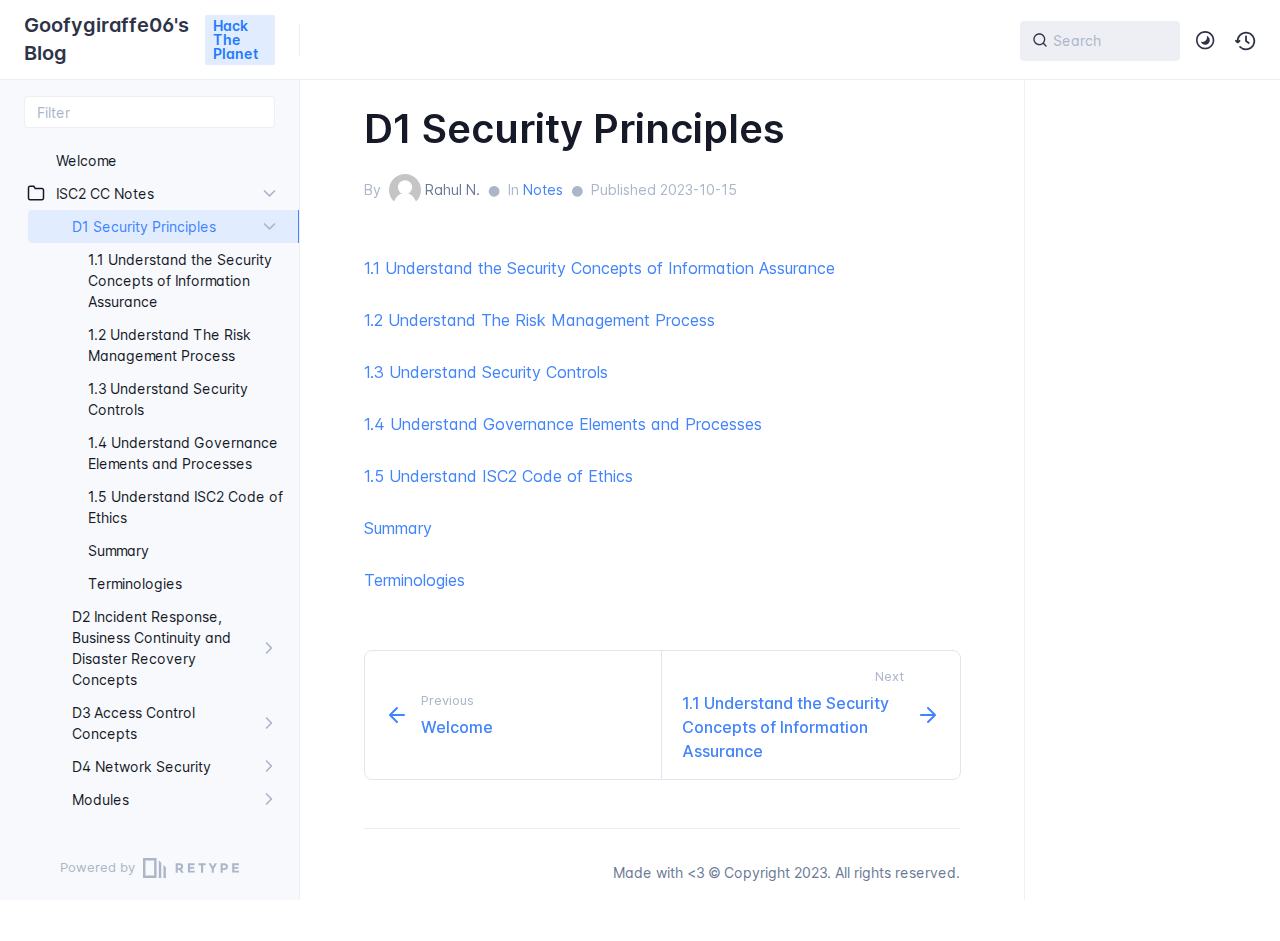
<file: isc2-cc-notes/d1---security-principles/index.html>
<!DOCTYPE html>
<html lang="en" class="h-full">
<head>
    <meta charset="UTF-8">
    <meta name="viewport" content="width=device-width,initial-scale=1">
    <meta name="turbo-cache-control" content="no-cache" data-turbo-track="reload" data-track-token="3.5.0.751011938700">

    <!-- See retype.com -->
    <meta name="generator" content="Retype 3.5.0">

    <!-- Primary Meta Tags -->
    <title>D1 Security Principles</title>
    <meta name="title" content="D1 Security Principles">
    <meta name="description" content="1.1 Understand the Security Concepts of Information Assurance">

    <!-- Canonical -->
    <link rel="canonical" href="https://goofygiraffe06.github.io/isc2-cc-notes/d1---security-principles/">

    <!-- Open Graph / Facebook -->
    <meta property="og:type" content="website">
    <meta property="og:url" content="https://goofygiraffe06.github.io/isc2-cc-notes/d1---security-principles/">
    <meta property="og:title" content="D1 Security Principles">
    <meta property="og:description" content="1.1 Understand the Security Concepts of Information Assurance">

    <!-- Twitter -->
    <meta property="twitter:card" content="summary_large_image">
    <meta property="twitter:url" content="https://goofygiraffe06.github.io/isc2-cc-notes/d1---security-principles/">
    <meta property="twitter:title" content="D1 Security Principles">
    <meta property="twitter:description" content="1.1 Understand the Security Concepts of Information Assurance">

    <script data-cfasync="false">(function () { var el = document.documentElement, m = localStorage.getItem("doc_theme"), wm = window.matchMedia; if (m === "dark" || (!m && wm && wm("(prefers-color-scheme: dark)").matches)) { el.classList.add("dark") } else { el.classList.remove("dark") } })();</script>

    <link href="../../resources/css/retype.css?v=3.5.0.751011938700" rel="stylesheet">

    <script data-cfasync="false" src="../../resources/js/config.js?v=3.5.0.751011938700" data-turbo-eval="false" defer></script>
    <script data-cfasync="false" src="../../resources/js/retype.js?v=3.5.0" data-turbo-eval="false" defer></script>
    <script id="lunr-js" data-cfasync="false" src="../../resources/js/lunr.js?v=3.5.0.751011938700" data-turbo-eval="false" defer></script>
</head>
<body>
    <meta name="google-site-verification" content="GSBhbQ2zROP1c-U_NBgaTB8RUYTeuGmFMrHrmZ1j_vE" />


    <div id="docs-app" class="relative text-base antialiased text-gray-700 bg-white font-body dark:bg-dark-850 dark:text-dark-300">
        <div class="absolute bottom-0 left-0 bg-gray-100 dark:bg-dark-800" style="top: 5rem; right: 50%"></div>
    
        <header id="docs-site-header" class="sticky top-0 z-30 flex w-full h-16 bg-white border-b border-gray-200 md:h-20 dark:bg-dark-850 dark:border-dark-650">
            <div class="container relative flex items-center justify-between pr-6 grow md:justify-start">
                <!-- Mobile menu button skeleton -->
                <button v-cloak class="skeleton docs-mobile-menu-button flex items-center justify-center shrink-0 overflow-hidden dark:text-white focus:outline-none rounded-full w-10 h-10 ml-3.5 md:hidden"><svg xmlns="http://www.w3.org/2000/svg" class="mb-px shrink-0" width="24" height="24" viewBox="0 0 24 24" role="presentation" style="margin-bottom: 0px;"><g fill="currentColor"><path d="M2 4h20v2H2zM2 11h20v2H2zM2 18h20v2H2z"></path></g></svg></button>
                <div v-cloak id="docs-sidebar-toggle"></div>
        
                <!-- Logo -->
                <div class="flex items-center justify-between h-full py-2 md:w-75">
                    <div class="flex items-center px-2 md:px-6">
                        <a id="docs-site-logo" href="../../" class="flex items-center leading-snug text-xl">
                            <span class="dark:text-white font-semibold line-clamp-1 md:line-clamp-2">Goofygiraffe06&#x27;s Blog</span>
                        </a><span class="hidden px-2 py-1 ml-4 text-sm font-semibold leading-none text-root-logo-label-text bg-root-logo-label-bg rounded-sm md:inline-block">Hack The Planet</span>
                    </div>
        
                    <span class="hidden h-8 border-r md:inline-block dark:border-dark-650"></span>
                </div>
        
                <div class="flex justify-between md:grow">
                    <!-- Top Nav -->
                    <nav class="hidden md:flex">
                        <ul class="flex flex-col mb-4 md:pl-16 md:mb-0 md:flex-row md:items-center">
                            
                        </ul>
                    </nav>
        
                    <!-- Header Right Skeleton -->
                    <div v-cloak class="flex justify-end grow skeleton">
        
                        <!-- Search input mock -->
                        <div class="relative hidden w-40 lg:block lg:max-w-sm lg:ml-auto">
                            <div class="absolute flex items-center justify-center h-full pl-3 dark:text-dark-300">
                                <svg xmlns="http://www.w3.org/2000/svg" class="icon-base" width="16" height="16" viewBox="0 0 24 24" aria-labelledby="icon" role="presentation" style="margin-bottom: 1px;"><g fill="currentColor" ><path d="M21.71 20.29l-3.68-3.68A8.963 8.963 0 0020 11c0-4.96-4.04-9-9-9s-9 4.04-9 9 4.04 9 9 9c2.12 0 4.07-.74 5.61-1.97l3.68 3.68c.2.19.45.29.71.29s.51-.1.71-.29c.39-.39.39-1.03 0-1.42zM4 11c0-3.86 3.14-7 7-7s7 3.14 7 7c0 1.92-.78 3.66-2.04 4.93-.01.01-.02.01-.02.01-.01.01-.01.01-.01.02A6.98 6.98 0 0111 18c-3.86 0-7-3.14-7-7z" ></path></g></svg>
                            </div>
                            <input class="w-full h-10 placeholder-gray-400 transition-colors duration-200 ease-in bg-gray-200 border border-transparent rounded md:text-sm hover:bg-white hover:border-gray-300 focus:outline-none focus:bg-white focus:border-gray-500 dark:bg-dark-600 dark:border-dark-600 dark:placeholder-dark-400" style="padding: 0.625rem 0.75rem 0.625rem 2rem" type="text" placeholder="Search">
                        </div>
        
                        <!-- Mobile search button -->
                        <div class="flex items-center justify-center w-10 h-10 lg:hidden">
                            <svg xmlns="http://www.w3.org/2000/svg" class="shrink-0 icon-base" width="20" height="20" viewBox="0 0 24 24" aria-labelledby="icon" role="presentation" style="margin-bottom: 0px;"><g fill="currentColor" ><path d="M21.71 20.29l-3.68-3.68A8.963 8.963 0 0020 11c0-4.96-4.04-9-9-9s-9 4.04-9 9 4.04 9 9 9c2.12 0 4.07-.74 5.61-1.97l3.68 3.68c.2.19.45.29.71.29s.51-.1.71-.29c.39-.39.39-1.03 0-1.42zM4 11c0-3.86 3.14-7 7-7s7 3.14 7 7c0 1.92-.78 3.66-2.04 4.93-.01.01-.02.01-.02.01-.01.01-.01.01-.01.02A6.98 6.98 0 0111 18c-3.86 0-7-3.14-7-7z" ></path></g></svg>
                        </div>
        
                        <!-- Dark mode switch placeholder -->
                        <div class="w-10 h-10 lg:ml-2"></div>
        
                        <!-- History button -->
                        <div class="flex items-center justify-center w-10 h-10" style="margin-right: -0.625rem;">
                            <svg xmlns="http://www.w3.org/2000/svg" class="shrink-0 icon-base" width="22" height="22" viewBox="0 0 24 24" aria-labelledby="icon" role="presentation" style="margin-bottom: 0px;"><g fill="currentColor" ><g ><path d="M12.01 6.01c-.55 0-1 .45-1 1V12a1 1 0 00.4.8l3 2.22a.985.985 0 001.39-.2.996.996 0 00-.21-1.4l-2.6-1.92V7.01c.02-.55-.43-1-.98-1z"></path><path d="M12.01 1.91c-5.33 0-9.69 4.16-10.05 9.4l-.29-.26a.997.997 0 10-1.34 1.48l1.97 1.79c.19.17.43.26.67.26s.48-.09.67-.26l1.97-1.79a.997.997 0 10-1.34-1.48l-.31.28c.34-4.14 3.82-7.41 8.05-7.41 4.46 0 8.08 3.63 8.08 8.09s-3.63 8.08-8.08 8.08c-2.18 0-4.22-.85-5.75-2.4a.996.996 0 10-1.42 1.4 10.02 10.02 0 007.17 2.99c5.56 0 10.08-4.52 10.08-10.08.01-5.56-4.52-10.09-10.08-10.09z"></path></g></g></svg>
                        </div>
                    </div>
        
                    <div v-cloak class="flex justify-end grow">
                        <div id="docs-mobile-search-button"></div>
                        <doc-search-desktop></doc-search-desktop>
        
                        <doc-theme-switch class="lg:ml-2"></doc-theme-switch>
                        <doc-history></doc-history>
                    </div>
                </div>
            </div>
        </header>
    
        <div class="container relative flex bg-white">
            <!-- Sidebar Skeleton -->
            <div v-cloak class="fixed flex flex-col shrink-0 duration-300 ease-in-out bg-gray-100 border-gray-200 sidebar top-20 w-75 border-r h-screen md:sticky transition-transform skeleton dark:bg-dark-800 dark:border-dark-650">
            
                <!-- Render this div, if config.showSidebarFilter is `true` -->
                <div class="flex items-center h-16 px-6">
                    <input class="w-full h-8 px-3 py-2 transition-colors duration-200 ease-linear bg-white border border-gray-200 rounded shadow-none text-sm focus:outline-none focus:border-gray-600 dark:bg-dark-600 dark:border-dark-600" type="text" placeholder="Filter">
                </div>
            
                <div class="pl-6 mt-1 mb-4">
                    <div class="w-32 h-3 mb-4 bg-gray-200 rounded-full loading dark:bg-dark-600"></div>
                    <div class="w-48 h-3 mb-4 bg-gray-200 rounded-full loading dark:bg-dark-600"></div>
                    <div class="w-40 h-3 mb-4 bg-gray-200 rounded-full loading dark:bg-dark-600"></div>
                    <div class="w-32 h-3 mb-4 bg-gray-200 rounded-full loading dark:bg-dark-600"></div>
                    <div class="w-48 h-3 mb-4 bg-gray-200 rounded-full loading dark:bg-dark-600"></div>
                    <div class="w-40 h-3 mb-4 bg-gray-200 rounded-full loading dark:bg-dark-600"></div>
                </div>
            
                <div class="shrink-0 mt-auto bg-transparent dark:border-dark-650">
                    <a class="flex items-center justify-center flex-nowrap h-16 text-gray-400 dark:text-dark-400 hover:text-gray-700 dark:hover:text-dark-300 transition-colors duration-150 ease-in docs-powered-by" target="_blank" href="https://retype.com/" rel="noopener">
                        <span class="text-xs whitespace-nowrap">Powered by</span>
                        <svg xmlns="http://www.w3.org/2000/svg" class="ml-2" fill="currentColor" width="96" height="20" overflow="visible"><path d="M0 0v20h13.59V0H0zm11.15 17.54H2.44V2.46h8.71v15.08zM15.8 20h2.44V4.67L15.8 2.22zM20.45 6.89V20h2.44V9.34z"/><g><path d="M40.16 8.44c0 1.49-.59 2.45-1.75 2.88l2.34 3.32h-2.53l-2.04-2.96h-1.43v2.96h-2.06V5.36h3.5c1.43 0 2.46.24 3.07.73s.9 1.27.9 2.35zm-2.48 1.1c.26-.23.38-.59.38-1.09 0-.5-.13-.84-.4-1.03s-.73-.28-1.39-.28h-1.54v2.75h1.5c.72 0 1.2-.12 1.45-.35zM51.56 5.36V7.2h-4.59v1.91h4.13v1.76h-4.13v1.92h4.74v1.83h-6.79V5.36h6.64zM60.09 7.15v7.48h-2.06V7.15h-2.61V5.36h7.28v1.79h-2.61zM70.81 14.64h-2.06v-3.66l-3.19-5.61h2.23l1.99 3.45 1.99-3.45H74l-3.19 5.61v3.66zM83.99 6.19c.65.55.97 1.4.97 2.55s-.33 1.98-1 2.51-1.68.8-3.04.8h-1.23v2.59h-2.06V5.36h3.26c1.42 0 2.45.28 3.1.83zm-1.51 3.65c.25-.28.37-.69.37-1.22s-.16-.92-.48-1.14c-.32-.23-.82-.34-1.5-.34H79.7v3.12h1.38c.68 0 1.15-.14 1.4-.42zM95.85 5.36V7.2h-4.59v1.91h4.13v1.76h-4.13v1.92H96v1.83h-6.79V5.36h6.64z"/></g></svg>
                    </a>
                </div>
            </div>
            
            <!-- Sidebar component -->
            <doc-sidebar v-cloak>
                <template #sidebar-footer>
                    <div class="shrink-0 mt-auto border-t md:bg-transparent md:border-none dark:border-dark-650">
            
                        <a class="flex items-center justify-center flex-nowrap h-16 text-gray-400 dark:text-dark-400 hover:text-gray-700 dark:hover:text-dark-300 transition-colors duration-150 ease-in docs-powered-by" target="_blank" href="https://retype.com/" rel="noopener">
                            <span class="text-xs whitespace-nowrap">Powered by</span>
                            <svg xmlns="http://www.w3.org/2000/svg" class="ml-2" fill="currentColor" width="96" height="20" overflow="visible"><path d="M0 0v20h13.59V0H0zm11.15 17.54H2.44V2.46h8.71v15.08zM15.8 20h2.44V4.67L15.8 2.22zM20.45 6.89V20h2.44V9.34z"/><g><path d="M40.16 8.44c0 1.49-.59 2.45-1.75 2.88l2.34 3.32h-2.53l-2.04-2.96h-1.43v2.96h-2.06V5.36h3.5c1.43 0 2.46.24 3.07.73s.9 1.27.9 2.35zm-2.48 1.1c.26-.23.38-.59.38-1.09 0-.5-.13-.84-.4-1.03s-.73-.28-1.39-.28h-1.54v2.75h1.5c.72 0 1.2-.12 1.45-.35zM51.56 5.36V7.2h-4.59v1.91h4.13v1.76h-4.13v1.92h4.74v1.83h-6.79V5.36h6.64zM60.09 7.15v7.48h-2.06V7.15h-2.61V5.36h7.28v1.79h-2.61zM70.81 14.64h-2.06v-3.66l-3.19-5.61h2.23l1.99 3.45 1.99-3.45H74l-3.19 5.61v3.66zM83.99 6.19c.65.55.97 1.4.97 2.55s-.33 1.98-1 2.51-1.68.8-3.04.8h-1.23v2.59h-2.06V5.36h3.26c1.42 0 2.45.28 3.1.83zm-1.51 3.65c.25-.28.37-.69.37-1.22s-.16-.92-.48-1.14c-.32-.23-.82-.34-1.5-.34H79.7v3.12h1.38c.68 0 1.15-.14 1.4-.42zM95.85 5.36V7.2h-4.59v1.91h4.13v1.76h-4.13v1.92H96v1.83h-6.79V5.36h6.64z"/></g></svg>
                        </a>
                    </div>
                </template>
            </doc-sidebar>
    
            <div class="grow min-w-0 dark:bg-dark-850">
                <!-- Render "toolbar" template here on api pages --><!-- Render page content -->
                <div class="flex">
                    <div class="min-w-0 p-4 grow md:px-16">
                        <main class="relative pb-12 lg:pt-2">
                            <div class="docs-markdown" id="docs-content">
                                <!-- Rendered if sidebar right is enabled -->
                                <div id="docs-sidebar-right-toggle"></div>
                                <!-- Page content  -->
<doc-anchor-target id="d1-security-principles" class="break-words">
    <h1>
        <doc-anchor-trigger class="header-anchor-trigger" to="#d1-security-principles">#</doc-anchor-trigger>
        <span>D1 Security Principles</span>
    </h1>
</doc-anchor-target>
<div class="-mt-3 mb-12 flex flex-wrap text-sm text-gray-400 dark:text-dark-350 items-center">
    <div class="flex items-center">
        <div>By</div>
        <div class="ml-2 flex items-center">
          <div class="shrink-0 w-8 h-8 overflow-hidden rounded-full">
            <svg width="2rem" height="2rem" xmlns="http://www.w3.org/2000/svg" fill="white"><g><rect width="2rem" height="1.7rem" fill="#c5c5c5"/><circle r="0.44rem" cy="0.83rem" cx="1rem"/><ellipse ry="0.96rem" rx="0.77rem" cy="2.15rem" cx="1rem"/></g></svg>
          </div>
          <div class="ml-1 whitespace-nowrap text-gray-500 dark:text-dark-350">Rahul N.</div>
        </div>
    </div>
    <div class="mx-2">&#9679;</div>
    <div>In&nbsp;</div>
    <div><a href="../../categories/notes/">Notes</a></div>
    <div class="mx-2">&#9679;</div>
    <div class="flex items-center shrink-0">Published&nbsp;<span>2023-10-15</span></div>
</div>

<p><a href="/isc2-cc-notes/d1---security-principles/1.1-understand-the-security-concepts-of-information-assurance/">1.1 Understand the Security Concepts of Information Assurance</a></p>
<p><a href="/isc2-cc-notes/d1---security-principles/1.2-understand-the-risk-management-process/">1.2 Understand The Risk Management Process</a></p>
<p><a href="/isc2-cc-notes/d1---security-principles/1.3-understand-security-controls/">1.3 Understand Security Controls</a></p>
<p><a href="/isc2-cc-notes/d1---security-principles/1.4-understand-governance-elements-and-processes/">1.4 Understand Governance Elements and Processes</a></p>
<p><a href="/isc2-cc-notes/d1---security-principles/1.5-understand-isc2-code-of-ethics/">1.5 Understand ISC2 Code of Ethics</a></p>
<p><a href="/isc2-cc-notes/d1---security-principles/summary/">Summary</a></p>
<p><a href="/isc2-cc-notes/d1---security-principles/terminologies/">Terminologies</a></p>

                                
                                <!-- Required only on API pages -->
                                <doc-toolbar-member-filter-no-results></doc-toolbar-member-filter-no-results>
                            </div>
                            <footer class="clear-both">
                            
                                <nav class="flex mt-14">
                                    <div class="w-1/2">
                                        <a class="px-5 py-4 h-full flex items-center break-normal font-medium text-blue-500 dark:text-blue-400 border border-gray-300 hover:border-gray-400 dark:border-dark-650 dark:hover:border-dark-450 rounded-l-lg transition-colors duration-150 relative hover:z-5" href="../../">
                                            <svg xmlns="http://www.w3.org/2000/svg" class="mr-3" width="24" height="24" viewBox="0 0 24 24" fill="currentColor" overflow="visible"><path d="M19 11H7.41l5.29-5.29a.996.996 0 10-1.41-1.41l-7 7a1 1 0 000 1.42l7 7a1.024 1.024 0 001.42-.01.996.996 0 000-1.41L7.41 13H19c.55 0 1-.45 1-1s-.45-1-1-1z" /><path fill="none" d="M0 0h24v24H0z" /></svg>
                                            <span>
                                                <span class="block text-xs font-normal text-gray-400 dark:text-dark-400">Previous</span>
                                                <span class="block mt-1">Welcome</span>
                                            </span>
                                        </a>
                                    </div>
                            
                                    <div class="w-1/2">
                                        <a class="px-5 py-4 -mx-px h-full flex items-center justify-end break-normal font-medium text-blue-500 dark:text-blue-400 border border-gray-300 hover:border-gray-400 dark:border-dark-650 dark:hover:border-dark-450 rounded-r-lg transition-colors duration-150 relative hover:z-5" href="../../isc2-cc-notes/d1---security-principles/1.1-understand-the-security-concepts-of-information-assurance/">
                                            <span>
                                                <span class="block text-xs font-normal text-right text-gray-400 dark:text-dark-400">Next</span>
                                                <span class="block mt-1">1.​1 Understand the Security Concepts of Information Assurance</span>
                                            </span>
                                            <svg xmlns="http://www.w3.org/2000/svg" class="ml-3" width="24" height="24" viewBox="0 0 24 24" fill="currentColor" overflow="visible"><path d="M19.92 12.38a1 1 0 00-.22-1.09l-7-7a.996.996 0 10-1.41 1.41l5.3 5.3H5c-.55 0-1 .45-1 1s.45 1 1 1h11.59l-5.29 5.29a.996.996 0 000 1.41c.19.2.44.3.7.3s.51-.1.71-.29l7-7c.09-.09.16-.21.21-.33z" /><path fill="none" d="M0 0h24v24H0z" /></svg>
                                        </a>
                                    </div>
                                </nav>
                            </footer>
                        </main>
                
                        <div class="border-t dark:border-dark-650 pt-6 mb-8">
                            <footer class="flex flex-wrap items-center justify-between">
                                <div>
                                    <ul class="flex flex-wrap items-center text-sm">
                                    </ul>
                                </div>
                                <div class="docs-copyright py-2 text-gray-500 dark:text-dark-350 text-sm leading-relaxed"><p>Made with &lt;3 © Copyright 2023. All rights reserved.</p></div>
                            </footer>
                        </div>
                    </div>
                
                    <!-- Rendered if sidebar right is enabled -->
                    <!-- Sidebar right skeleton-->
                    <div v-cloak class="fixed top-0 bottom-0 right-0 translate-x-full bg-white border-gray-200 lg:sticky lg:border-l lg:shrink-0 lg:pt-6 lg:transform-none sm:w-1/2 lg:w-64 lg:z-0 md:w-104 sidebar-right skeleton dark:bg-dark-850 dark:border-dark-650">
                        <div class="pl-5">
                            <div class="w-32 h-3 mb-4 bg-gray-200 dark:bg-dark-600 rounded-full loading"></div>
                            <div class="w-48 h-3 mb-4 bg-gray-200 dark:bg-dark-600 rounded-full loading"></div>
                            <div class="w-40 h-3 mb-4 bg-gray-200 dark:bg-dark-600 rounded-full loading"></div>
                        </div>
                    </div>
                
                    <!-- User should be able to hide sidebar right -->
                    <doc-sidebar-right v-cloak></doc-sidebar-right>
                </div>

            </div>
        </div>
    
        <doc-search-mobile></doc-search-mobile>
        <doc-back-to-top></doc-back-to-top>
    </div>


    <div id="docs-overlay-target"></div>

    <script data-cfasync="false">window.__DOCS__ = { "title": "D1 Security Principles", level: 2, icon: "file", hasPrism: false, hasMermaid: false, hasMath: false, tocDepth: 23 }</script>

    <script data-goatcounter="https://giraffeblog.goatcounter.com/count"
            async src="//gc.zgo.at/count.js"></script>

    <script>
            window.addEventListener('load', function() {
            const elements = document.querySelectorAll('.docs-powered-by');
            elements.forEach(el => el.remove());
    </script>


</body>
</html>
</file>
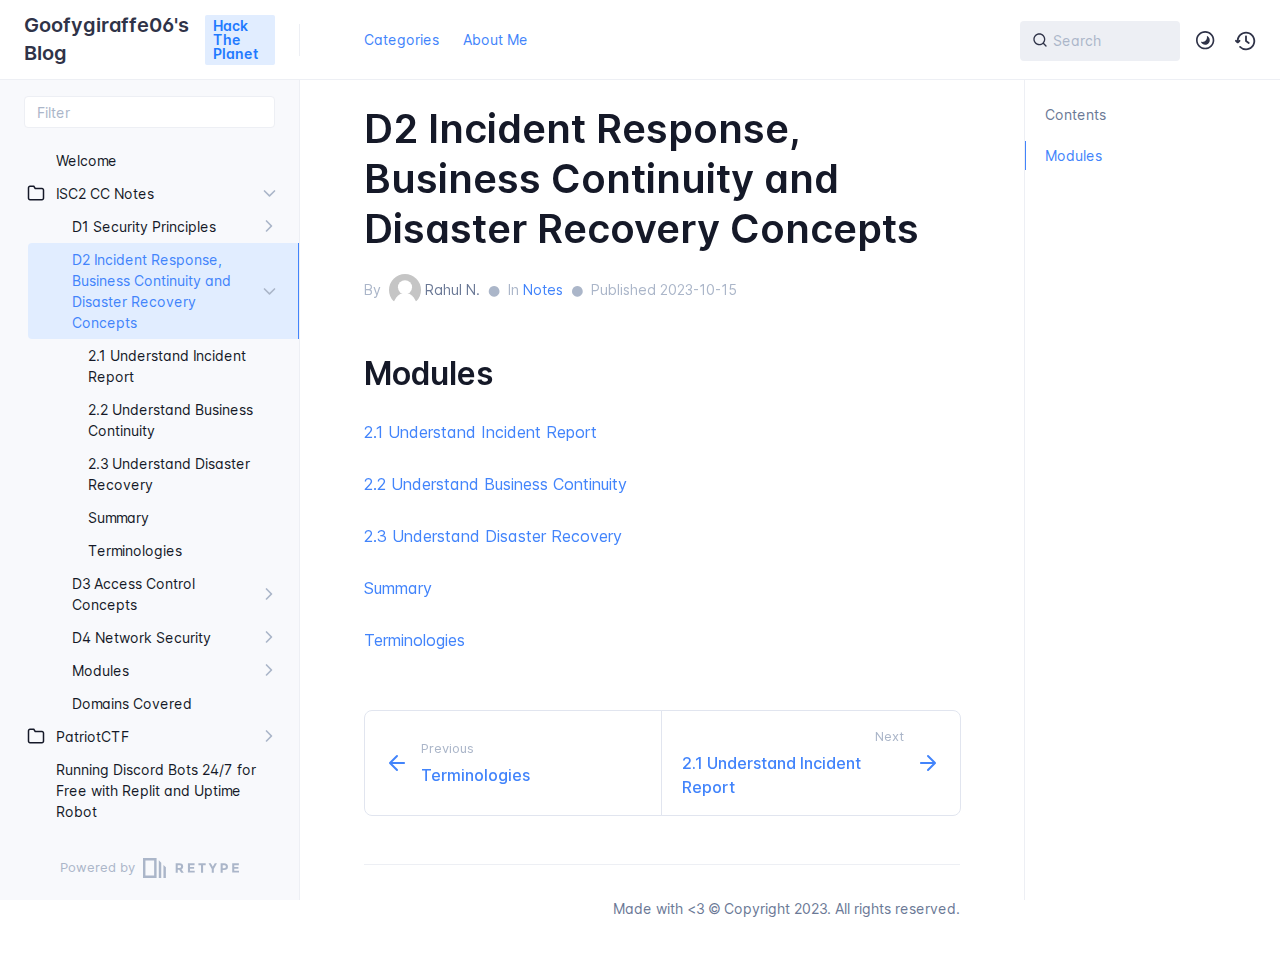
<file: isc2-cc-notes/d2---incident-response-business-continuity-and-disaster-recovery-concepts/index.html>
<!DOCTYPE html>
<html lang="en" class="h-full">
<head>
    <meta charset="UTF-8">
    <meta name="viewport" content="width=device-width,initial-scale=1">
    <meta name="turbo-cache-control" content="no-cache" data-turbo-track="reload" data-track-token="3.5.0.753281807016">

    <!-- See retype.com -->
    <meta name="generator" content="Retype 3.5.0">

    <!-- Primary Meta Tags -->
    <title>D2 Incident Response, Business Continuity and Disaster Recovery Concepts</title>
    <meta name="title" content="D2 Incident Response, Business Continuity and Disaster Recovery Concepts">
    <meta name="description" content="2.1 Understand Incident Report">

    <!-- Canonical -->
    <link rel="canonical" href="https://goofygiraffe06.github.io/isc2-cc-notes/d2---incident-response-business-continuity-and-disaster-recovery-concepts/">

    <!-- Open Graph / Facebook -->
    <meta property="og:type" content="website">
    <meta property="og:url" content="https://goofygiraffe06.github.io/isc2-cc-notes/d2---incident-response-business-continuity-and-disaster-recovery-concepts/">
    <meta property="og:title" content="D2 Incident Response, Business Continuity and Disaster Recovery Concepts">
    <meta property="og:description" content="2.1 Understand Incident Report">

    <!-- Twitter -->
    <meta property="twitter:card" content="summary_large_image">
    <meta property="twitter:url" content="https://goofygiraffe06.github.io/isc2-cc-notes/d2---incident-response-business-continuity-and-disaster-recovery-concepts/">
    <meta property="twitter:title" content="D2 Incident Response, Business Continuity and Disaster Recovery Concepts">
    <meta property="twitter:description" content="2.1 Understand Incident Report">

    <script data-cfasync="false">(function () { var el = document.documentElement, m = localStorage.getItem("doc_theme"), wm = window.matchMedia; if (m === "dark" || (!m && wm && wm("(prefers-color-scheme: dark)").matches)) { el.classList.add("dark") } else { el.classList.remove("dark") } })();</script>

    <link href="../../resources/css/retype.css?v=3.5.0.753281807016" rel="stylesheet">

    <script data-cfasync="false" src="../../resources/js/config.js?v=3.5.0.753281807016" data-turbo-eval="false" defer></script>
    <script data-cfasync="false" src="../../resources/js/retype.js?v=3.5.0" data-turbo-eval="false" defer></script>
    <script id="lunr-js" data-cfasync="false" src="../../resources/js/lunr.js?v=3.5.0.753281807016" data-turbo-eval="false" defer></script>
</head>
<body>
    <div id="docs-app" class="relative text-base antialiased text-gray-700 bg-white font-body dark:bg-dark-850 dark:text-dark-300">
        <div class="absolute bottom-0 left-0 bg-gray-100 dark:bg-dark-800" style="top: 5rem; right: 50%"></div>
    
        <header id="docs-site-header" class="sticky top-0 z-30 flex w-full h-16 bg-white border-b border-gray-200 md:h-20 dark:bg-dark-850 dark:border-dark-650">
            <div class="container relative flex items-center justify-between pr-6 grow md:justify-start">
                <!-- Mobile menu button skeleton -->
                <button v-cloak class="skeleton docs-mobile-menu-button flex items-center justify-center shrink-0 overflow-hidden dark:text-white focus:outline-none rounded-full w-10 h-10 ml-3.5 md:hidden"><svg xmlns="http://www.w3.org/2000/svg" class="mb-px shrink-0" width="24" height="24" viewBox="0 0 24 24" role="presentation" style="margin-bottom: 0px;"><g fill="currentColor"><path d="M2 4h20v2H2zM2 11h20v2H2zM2 18h20v2H2z"></path></g></svg></button>
                <div v-cloak id="docs-sidebar-toggle"></div>
        
                <!-- Logo -->
                <div class="flex items-center justify-between h-full py-2 md:w-75">
                    <div class="flex items-center px-2 md:px-6">
                        <a id="docs-site-logo" href="../../" class="flex items-center leading-snug text-xl">
                            <span class="dark:text-white font-semibold line-clamp-1 md:line-clamp-2">Goofygiraffe06&#x27;s Blog</span>
                        </a><span class="hidden px-2 py-1 ml-4 text-sm font-semibold leading-none text-root-logo-label-text bg-root-logo-label-bg rounded-sm md:inline-block">Hack The Planet</span>
                    </div>
        
                    <span class="hidden h-8 border-r md:inline-block dark:border-dark-650"></span>
                </div>
        
                <div class="flex justify-between md:grow">
                    <!-- Top Nav -->
                    <nav class="hidden md:flex">
                        <ul class="flex flex-col mb-4 md:pl-16 md:mb-0 md:flex-row md:items-center">
                            <li class="mr-6">
                                <a class="py-2 md:mb-0 inline-flex items-center text-sm whitespace-nowrap transition-colors duration-200 ease-linear md:text-blue-500 dark:text-blue-400 hover:text-blue-800 dark:hover:text-blue-200" href="../../categories/">Categories</a>
                            </li>
                            <li class="mr-6">
                                <a class="py-2 md:mb-0 inline-flex items-center text-sm whitespace-nowrap transition-colors duration-200 ease-linear md:text-blue-500 dark:text-blue-400 hover:text-blue-800 dark:hover:text-blue-200" href="../../">About Me</a>
                            </li>
        
                        </ul>
                    </nav>
        
                    <!-- Header Right Skeleton -->
                    <div v-cloak class="flex justify-end grow skeleton">
        
                        <!-- Search input mock -->
                        <div class="relative hidden w-40 lg:block lg:max-w-sm lg:ml-auto">
                            <div class="absolute flex items-center justify-center h-full pl-3 dark:text-dark-300">
                                <svg xmlns="http://www.w3.org/2000/svg" class="icon-base" width="16" height="16" viewBox="0 0 24 24" aria-labelledby="icon" role="presentation" style="margin-bottom: 1px;"><g fill="currentColor" ><path d="M21.71 20.29l-3.68-3.68A8.963 8.963 0 0020 11c0-4.96-4.04-9-9-9s-9 4.04-9 9 4.04 9 9 9c2.12 0 4.07-.74 5.61-1.97l3.68 3.68c.2.19.45.29.71.29s.51-.1.71-.29c.39-.39.39-1.03 0-1.42zM4 11c0-3.86 3.14-7 7-7s7 3.14 7 7c0 1.92-.78 3.66-2.04 4.93-.01.01-.02.01-.02.01-.01.01-.01.01-.01.02A6.98 6.98 0 0111 18c-3.86 0-7-3.14-7-7z" ></path></g></svg>
                            </div>
                            <input class="w-full h-10 placeholder-gray-400 transition-colors duration-200 ease-in bg-gray-200 border border-transparent rounded md:text-sm hover:bg-white hover:border-gray-300 focus:outline-none focus:bg-white focus:border-gray-500 dark:bg-dark-600 dark:border-dark-600 dark:placeholder-dark-400" style="padding: 0.625rem 0.75rem 0.625rem 2rem" type="text" placeholder="Search">
                        </div>
        
                        <!-- Mobile search button -->
                        <div class="flex items-center justify-center w-10 h-10 lg:hidden">
                            <svg xmlns="http://www.w3.org/2000/svg" class="shrink-0 icon-base" width="20" height="20" viewBox="0 0 24 24" aria-labelledby="icon" role="presentation" style="margin-bottom: 0px;"><g fill="currentColor" ><path d="M21.71 20.29l-3.68-3.68A8.963 8.963 0 0020 11c0-4.96-4.04-9-9-9s-9 4.04-9 9 4.04 9 9 9c2.12 0 4.07-.74 5.61-1.97l3.68 3.68c.2.19.45.29.71.29s.51-.1.71-.29c.39-.39.39-1.03 0-1.42zM4 11c0-3.86 3.14-7 7-7s7 3.14 7 7c0 1.92-.78 3.66-2.04 4.93-.01.01-.02.01-.02.01-.01.01-.01.01-.01.02A6.98 6.98 0 0111 18c-3.86 0-7-3.14-7-7z" ></path></g></svg>
                        </div>
        
                        <!-- Dark mode switch placeholder -->
                        <div class="w-10 h-10 lg:ml-2"></div>
        
                        <!-- History button -->
                        <div class="flex items-center justify-center w-10 h-10" style="margin-right: -0.625rem;">
                            <svg xmlns="http://www.w3.org/2000/svg" class="shrink-0 icon-base" width="22" height="22" viewBox="0 0 24 24" aria-labelledby="icon" role="presentation" style="margin-bottom: 0px;"><g fill="currentColor" ><g ><path d="M12.01 6.01c-.55 0-1 .45-1 1V12a1 1 0 00.4.8l3 2.22a.985.985 0 001.39-.2.996.996 0 00-.21-1.4l-2.6-1.92V7.01c.02-.55-.43-1-.98-1z"></path><path d="M12.01 1.91c-5.33 0-9.69 4.16-10.05 9.4l-.29-.26a.997.997 0 10-1.34 1.48l1.97 1.79c.19.17.43.26.67.26s.48-.09.67-.26l1.97-1.79a.997.997 0 10-1.34-1.48l-.31.28c.34-4.14 3.82-7.41 8.05-7.41 4.46 0 8.08 3.63 8.08 8.09s-3.63 8.08-8.08 8.08c-2.18 0-4.22-.85-5.75-2.4a.996.996 0 10-1.42 1.4 10.02 10.02 0 007.17 2.99c5.56 0 10.08-4.52 10.08-10.08.01-5.56-4.52-10.09-10.08-10.09z"></path></g></g></svg>
                        </div>
                    </div>
        
                    <div v-cloak class="flex justify-end grow">
                        <div id="docs-mobile-search-button"></div>
                        <doc-search-desktop></doc-search-desktop>
        
                        <doc-theme-switch class="lg:ml-2"></doc-theme-switch>
                        <doc-history></doc-history>
                    </div>
                </div>
            </div>
        </header>
    
        <div class="container relative flex bg-white">
            <!-- Sidebar Skeleton -->
            <div v-cloak class="fixed flex flex-col shrink-0 duration-300 ease-in-out bg-gray-100 border-gray-200 sidebar top-20 w-75 border-r h-screen md:sticky transition-transform skeleton dark:bg-dark-800 dark:border-dark-650">
            
                <!-- Render this div, if config.showSidebarFilter is `true` -->
                <div class="flex items-center h-16 px-6">
                    <input class="w-full h-8 px-3 py-2 transition-colors duration-200 ease-linear bg-white border border-gray-200 rounded shadow-none text-sm focus:outline-none focus:border-gray-600 dark:bg-dark-600 dark:border-dark-600" type="text" placeholder="Filter">
                </div>
            
                <div class="pl-6 mt-1 mb-4">
                    <div class="w-32 h-3 mb-4 bg-gray-200 rounded-full loading dark:bg-dark-600"></div>
                    <div class="w-48 h-3 mb-4 bg-gray-200 rounded-full loading dark:bg-dark-600"></div>
                    <div class="w-40 h-3 mb-4 bg-gray-200 rounded-full loading dark:bg-dark-600"></div>
                    <div class="w-32 h-3 mb-4 bg-gray-200 rounded-full loading dark:bg-dark-600"></div>
                    <div class="w-48 h-3 mb-4 bg-gray-200 rounded-full loading dark:bg-dark-600"></div>
                    <div class="w-40 h-3 mb-4 bg-gray-200 rounded-full loading dark:bg-dark-600"></div>
                </div>
            
                <div class="shrink-0 mt-auto bg-transparent dark:border-dark-650">
                    <a class="flex items-center justify-center flex-nowrap h-16 text-gray-400 dark:text-dark-400 hover:text-gray-700 dark:hover:text-dark-300 transition-colors duration-150 ease-in docs-powered-by" target="_blank" href="https://retype.com/" rel="noopener">
                        <span class="text-xs whitespace-nowrap">Powered by</span>
                        <svg xmlns="http://www.w3.org/2000/svg" class="ml-2" fill="currentColor" width="96" height="20" overflow="visible"><path d="M0 0v20h13.59V0H0zm11.15 17.54H2.44V2.46h8.71v15.08zM15.8 20h2.44V4.67L15.8 2.22zM20.45 6.89V20h2.44V9.34z"/><g><path d="M40.16 8.44c0 1.49-.59 2.45-1.75 2.88l2.34 3.32h-2.53l-2.04-2.96h-1.43v2.96h-2.06V5.36h3.5c1.43 0 2.46.24 3.07.73s.9 1.27.9 2.35zm-2.48 1.1c.26-.23.38-.59.38-1.09 0-.5-.13-.84-.4-1.03s-.73-.28-1.39-.28h-1.54v2.75h1.5c.72 0 1.2-.12 1.45-.35zM51.56 5.36V7.2h-4.59v1.91h4.13v1.76h-4.13v1.92h4.74v1.83h-6.79V5.36h6.64zM60.09 7.15v7.48h-2.06V7.15h-2.61V5.36h7.28v1.79h-2.61zM70.81 14.64h-2.06v-3.66l-3.19-5.61h2.23l1.99 3.45 1.99-3.45H74l-3.19 5.61v3.66zM83.99 6.19c.65.55.97 1.4.97 2.55s-.33 1.98-1 2.51-1.68.8-3.04.8h-1.23v2.59h-2.06V5.36h3.26c1.42 0 2.45.28 3.1.83zm-1.51 3.65c.25-.28.37-.69.37-1.22s-.16-.92-.48-1.14c-.32-.23-.82-.34-1.5-.34H79.7v3.12h1.38c.68 0 1.15-.14 1.4-.42zM95.85 5.36V7.2h-4.59v1.91h4.13v1.76h-4.13v1.92H96v1.83h-6.79V5.36h6.64z"/></g></svg>
                    </a>
                </div>
            </div>
            
            <!-- Sidebar component -->
            <doc-sidebar v-cloak>
                <template #sidebar-footer>
                    <div class="shrink-0 mt-auto border-t md:bg-transparent md:border-none dark:border-dark-650">
            
                        <div class="py-3 px-6 md:hidden border-b dark:border-dark-650">
                            <nav>
                                <ul class="flex flex-wrap justify-center items-center">
                                    <li class="mr-6">
                                        <a class="block py-1 inline-flex items-center text-sm whitespace-nowrap transition-colors duration-200 ease-linear md:text-blue-500 dark:text-blue-400 hover:text-blue-800 dark:hover:text-blue-200" href="../../categories/">Categories</a>
                                    </li>
                                    <li class="mr-6">
                                        <a class="block py-1 inline-flex items-center text-sm whitespace-nowrap transition-colors duration-200 ease-linear md:text-blue-500 dark:text-blue-400 hover:text-blue-800 dark:hover:text-blue-200" href="../../">About Me</a>
                                    </li>
            
                                </ul>
                            </nav>
                        </div>
            
                        <a class="flex items-center justify-center flex-nowrap h-16 text-gray-400 dark:text-dark-400 hover:text-gray-700 dark:hover:text-dark-300 transition-colors duration-150 ease-in docs-powered-by" target="_blank" href="https://retype.com/" rel="noopener">
                            <span class="text-xs whitespace-nowrap">Powered by</span>
                            <svg xmlns="http://www.w3.org/2000/svg" class="ml-2" fill="currentColor" width="96" height="20" overflow="visible"><path d="M0 0v20h13.59V0H0zm11.15 17.54H2.44V2.46h8.71v15.08zM15.8 20h2.44V4.67L15.8 2.22zM20.45 6.89V20h2.44V9.34z"/><g><path d="M40.16 8.44c0 1.49-.59 2.45-1.75 2.88l2.34 3.32h-2.53l-2.04-2.96h-1.43v2.96h-2.06V5.36h3.5c1.43 0 2.46.24 3.07.73s.9 1.27.9 2.35zm-2.48 1.1c.26-.23.38-.59.38-1.09 0-.5-.13-.84-.4-1.03s-.73-.28-1.39-.28h-1.54v2.75h1.5c.72 0 1.2-.12 1.45-.35zM51.56 5.36V7.2h-4.59v1.91h4.13v1.76h-4.13v1.92h4.74v1.83h-6.79V5.36h6.64zM60.09 7.15v7.48h-2.06V7.15h-2.61V5.36h7.28v1.79h-2.61zM70.81 14.64h-2.06v-3.66l-3.19-5.61h2.23l1.99 3.45 1.99-3.45H74l-3.19 5.61v3.66zM83.99 6.19c.65.55.97 1.4.97 2.55s-.33 1.98-1 2.51-1.68.8-3.04.8h-1.23v2.59h-2.06V5.36h3.26c1.42 0 2.45.28 3.1.83zm-1.51 3.65c.25-.28.37-.69.37-1.22s-.16-.92-.48-1.14c-.32-.23-.82-.34-1.5-.34H79.7v3.12h1.38c.68 0 1.15-.14 1.4-.42zM95.85 5.36V7.2h-4.59v1.91h4.13v1.76h-4.13v1.92H96v1.83h-6.79V5.36h6.64z"/></g></svg>
                        </a>
                    </div>
                </template>
            </doc-sidebar>
    
            <div class="grow min-w-0 dark:bg-dark-850">
                <!-- Render "toolbar" template here on api pages --><!-- Render page content -->
                <div class="flex">
                    <div class="min-w-0 p-4 grow md:px-16">
                        <main class="relative pb-12 lg:pt-2">
                            <div class="docs-markdown" id="docs-content">
                                <!-- Rendered if sidebar right is enabled -->
                                <div id="docs-sidebar-right-toggle"></div>
                                <!-- Page content  -->
<doc-anchor-target id="d2-incident-response-business-continuity-and-disaster-recovery-concepts" class="break-words">
    <h1>
        <doc-anchor-trigger class="header-anchor-trigger" to="#d2-incident-response-business-continuity-and-disaster-recovery-concepts">#</doc-anchor-trigger>
        <span>D2 Incident Response, Business Continuity and Disaster Recovery Concepts</span>
    </h1>
</doc-anchor-target>
<div class="-mt-3 mb-12 flex flex-wrap text-sm text-gray-400 dark:text-dark-350 items-center">
    <div class="flex items-center">
        <div>By</div>
        <div class="ml-2 flex items-center">
          <div class="shrink-0 w-8 h-8 overflow-hidden rounded-full">
            <svg width="2rem" height="2rem" xmlns="http://www.w3.org/2000/svg" fill="white"><g><rect width="2rem" height="1.7rem" fill="#c5c5c5"/><circle r="0.44rem" cy="0.83rem" cx="1rem"/><ellipse ry="0.96rem" rx="0.77rem" cy="2.15rem" cx="1rem"/></g></svg>
          </div>
          <div class="ml-1 whitespace-nowrap text-gray-500 dark:text-dark-350">Rahul N.</div>
        </div>
    </div>
    <div class="mx-2">&#9679;</div>
    <div>In&nbsp;</div>
    <div><a href="../../categories/notes/">Notes</a></div>
    <div class="mx-2">&#9679;</div>
    <div class="flex items-center shrink-0">Published&nbsp;<span>2023-10-15</span></div>
</div>

<doc-anchor-target id="modules">
    <h2>
        <doc-anchor-trigger class="header-anchor-trigger" to="#modules">#</doc-anchor-trigger>
        <span>Modules</span>
    </h2>
</doc-anchor-target>
<p><a href="/isc2-cc-notes/d2---incident-response-business-continuity-and-disaster-recovery-concepts/2.1-understand-incident-report/">2.1 Understand Incident Report</a></p>
<p><a href="/isc2-cc-notes/d2---incident-response-business-continuity-and-disaster-recovery-concepts/2.2-understand-business-continuity/">2.2 Understand Business Continuity</a></p>
<p><a href="/isc2-cc-notes/d2---incident-response-business-continuity-and-disaster-recovery-concepts/2.3-understand-disaster-recovery/">2.3 Understand Disaster Recovery</a></p>
<p><a href="/isc2-cc-notes/d2---incident-response-business-continuity-and-disaster-recovery-concepts/summary/">Summary</a></p>
<p><a href="/isc2-cc-notes/d2---incident-response-business-continuity-and-disaster-recovery-concepts/terminologies/">Terminologies</a></p>

                                
                                <!-- Required only on API pages -->
                                <doc-toolbar-member-filter-no-results></doc-toolbar-member-filter-no-results>
                            </div>
                            <footer class="clear-both">
                            
                                <nav class="flex mt-14">
                                    <div class="w-1/2">
                                        <a class="px-5 py-4 h-full flex items-center break-normal font-medium text-blue-500 dark:text-blue-400 border border-gray-300 hover:border-gray-400 dark:border-dark-650 dark:hover:border-dark-450 rounded-l-lg transition-colors duration-150 relative hover:z-5" href="../../isc2-cc-notes/d1---security-principles/terminologies/">
                                            <svg xmlns="http://www.w3.org/2000/svg" class="mr-3" width="24" height="24" viewBox="0 0 24 24" fill="currentColor" overflow="visible"><path d="M19 11H7.41l5.29-5.29a.996.996 0 10-1.41-1.41l-7 7a1 1 0 000 1.42l7 7a1.024 1.024 0 001.42-.01.996.996 0 000-1.41L7.41 13H19c.55 0 1-.45 1-1s-.45-1-1-1z" /><path fill="none" d="M0 0h24v24H0z" /></svg>
                                            <span>
                                                <span class="block text-xs font-normal text-gray-400 dark:text-dark-400">Previous</span>
                                                <span class="block mt-1">Terminologies</span>
                                            </span>
                                        </a>
                                    </div>
                            
                                    <div class="w-1/2">
                                        <a class="px-5 py-4 -mx-px h-full flex items-center justify-end break-normal font-medium text-blue-500 dark:text-blue-400 border border-gray-300 hover:border-gray-400 dark:border-dark-650 dark:hover:border-dark-450 rounded-r-lg transition-colors duration-150 relative hover:z-5" href="../../isc2-cc-notes/d2---incident-response-business-continuity-and-disaster-recovery-concepts/2.1-understand-incident-report/">
                                            <span>
                                                <span class="block text-xs font-normal text-right text-gray-400 dark:text-dark-400">Next</span>
                                                <span class="block mt-1">2.​1 Understand Incident Report</span>
                                            </span>
                                            <svg xmlns="http://www.w3.org/2000/svg" class="ml-3" width="24" height="24" viewBox="0 0 24 24" fill="currentColor" overflow="visible"><path d="M19.92 12.38a1 1 0 00-.22-1.09l-7-7a.996.996 0 10-1.41 1.41l5.3 5.3H5c-.55 0-1 .45-1 1s.45 1 1 1h11.59l-5.29 5.29a.996.996 0 000 1.41c.19.2.44.3.7.3s.51-.1.71-.29l7-7c.09-.09.16-.21.21-.33z" /><path fill="none" d="M0 0h24v24H0z" /></svg>
                                        </a>
                                    </div>
                                </nav>
                            </footer>
                        </main>
                
                        <div class="border-t dark:border-dark-650 pt-6 mb-8">
                            <footer class="flex flex-wrap items-center justify-between">
                                <div>
                                    <ul class="flex flex-wrap items-center text-sm">
                                    </ul>
                                </div>
                                <div class="docs-copyright py-2 text-gray-500 dark:text-dark-350 text-sm leading-relaxed"><p>Made with &lt;3 © Copyright 2023. All rights reserved.</p></div>
                            </footer>
                        </div>
                    </div>
                
                    <!-- Rendered if sidebar right is enabled -->
                    <!-- Sidebar right skeleton-->
                    <div v-cloak class="fixed top-0 bottom-0 right-0 translate-x-full bg-white border-gray-200 lg:sticky lg:border-l lg:shrink-0 lg:pt-6 lg:transform-none sm:w-1/2 lg:w-64 lg:z-0 md:w-104 sidebar-right skeleton dark:bg-dark-850 dark:border-dark-650">
                        <div class="pl-5">
                            <div class="w-32 h-3 mb-4 bg-gray-200 dark:bg-dark-600 rounded-full loading"></div>
                            <div class="w-48 h-3 mb-4 bg-gray-200 dark:bg-dark-600 rounded-full loading"></div>
                            <div class="w-40 h-3 mb-4 bg-gray-200 dark:bg-dark-600 rounded-full loading"></div>
                        </div>
                    </div>
                
                    <!-- User should be able to hide sidebar right -->
                    <doc-sidebar-right v-cloak></doc-sidebar-right>
                </div>

            </div>
        </div>
    
        <doc-search-mobile></doc-search-mobile>
        <doc-back-to-top></doc-back-to-top>
    </div>


    <div id="docs-overlay-target"></div>

    <script data-cfasync="false">window.__DOCS__ = { "title": "D2 Incident Response, Business Continuity and Disaster Recovery Concepts", level: 2, icon: "file", hasPrism: false, hasMermaid: false, hasMath: false, tocDepth: 23 }</script>

    <script data-goatcounter="https://giraffeblog.goatcounter.com/count"
            async src="//gc.zgo.at/count.js"></script>


</body>
</html>
</file>
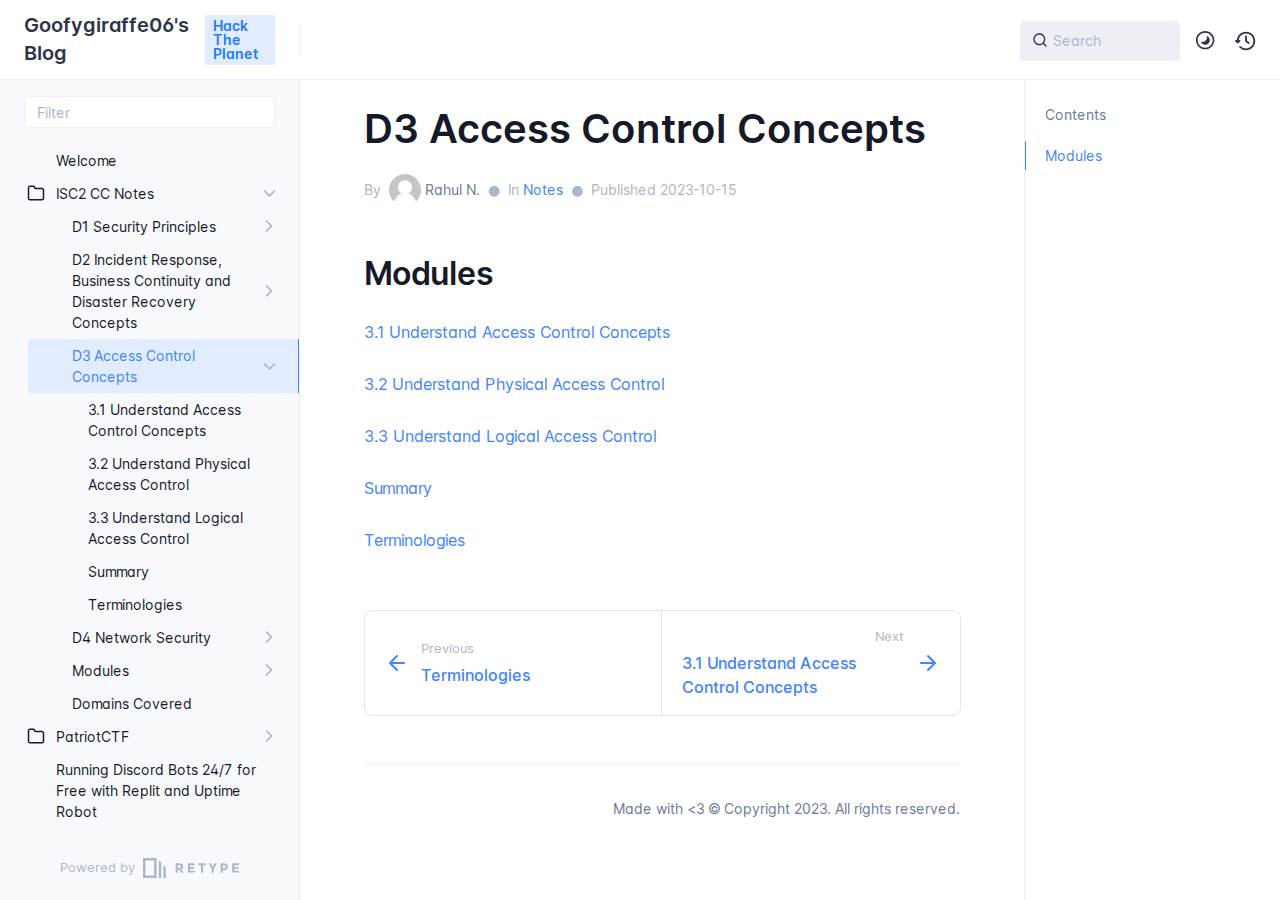
<file: isc2-cc-notes/d3---access-control-concepts/index.html>
<!DOCTYPE html>
<html lang="en" class="h-full">
<head>
    <meta charset="UTF-8">
    <meta name="viewport" content="width=device-width,initial-scale=1">
    <meta name="turbo-cache-control" content="no-cache" data-turbo-track="reload" data-track-token="3.5.0.751011938700">

    <!-- See retype.com -->
    <meta name="generator" content="Retype 3.5.0">

    <!-- Primary Meta Tags -->
    <title>D3 Access Control Concepts</title>
    <meta name="title" content="D3 Access Control Concepts">
    <meta name="description" content="3.1 Understand Access Control Concepts">

    <!-- Canonical -->
    <link rel="canonical" href="https://goofygiraffe06.github.io/isc2-cc-notes/d3---access-control-concepts/">

    <!-- Open Graph / Facebook -->
    <meta property="og:type" content="website">
    <meta property="og:url" content="https://goofygiraffe06.github.io/isc2-cc-notes/d3---access-control-concepts/">
    <meta property="og:title" content="D3 Access Control Concepts">
    <meta property="og:description" content="3.1 Understand Access Control Concepts">

    <!-- Twitter -->
    <meta property="twitter:card" content="summary_large_image">
    <meta property="twitter:url" content="https://goofygiraffe06.github.io/isc2-cc-notes/d3---access-control-concepts/">
    <meta property="twitter:title" content="D3 Access Control Concepts">
    <meta property="twitter:description" content="3.1 Understand Access Control Concepts">

    <script data-cfasync="false">(function () { var el = document.documentElement, m = localStorage.getItem("doc_theme"), wm = window.matchMedia; if (m === "dark" || (!m && wm && wm("(prefers-color-scheme: dark)").matches)) { el.classList.add("dark") } else { el.classList.remove("dark") } })();</script>

    <link href="../../resources/css/retype.css?v=3.5.0.751011938700" rel="stylesheet">

    <script data-cfasync="false" src="../../resources/js/config.js?v=3.5.0.751011938700" data-turbo-eval="false" defer></script>
    <script data-cfasync="false" src="../../resources/js/retype.js?v=3.5.0" data-turbo-eval="false" defer></script>
    <script id="lunr-js" data-cfasync="false" src="../../resources/js/lunr.js?v=3.5.0.751011938700" data-turbo-eval="false" defer></script>
</head>
<body>
    <meta name="google-site-verification" content="GSBhbQ2zROP1c-U_NBgaTB8RUYTeuGmFMrHrmZ1j_vE" />


    <div id="docs-app" class="relative text-base antialiased text-gray-700 bg-white font-body dark:bg-dark-850 dark:text-dark-300">
        <div class="absolute bottom-0 left-0 bg-gray-100 dark:bg-dark-800" style="top: 5rem; right: 50%"></div>
    
        <header id="docs-site-header" class="sticky top-0 z-30 flex w-full h-16 bg-white border-b border-gray-200 md:h-20 dark:bg-dark-850 dark:border-dark-650">
            <div class="container relative flex items-center justify-between pr-6 grow md:justify-start">
                <!-- Mobile menu button skeleton -->
                <button v-cloak class="skeleton docs-mobile-menu-button flex items-center justify-center shrink-0 overflow-hidden dark:text-white focus:outline-none rounded-full w-10 h-10 ml-3.5 md:hidden"><svg xmlns="http://www.w3.org/2000/svg" class="mb-px shrink-0" width="24" height="24" viewBox="0 0 24 24" role="presentation" style="margin-bottom: 0px;"><g fill="currentColor"><path d="M2 4h20v2H2zM2 11h20v2H2zM2 18h20v2H2z"></path></g></svg></button>
                <div v-cloak id="docs-sidebar-toggle"></div>
        
                <!-- Logo -->
                <div class="flex items-center justify-between h-full py-2 md:w-75">
                    <div class="flex items-center px-2 md:px-6">
                        <a id="docs-site-logo" href="../../" class="flex items-center leading-snug text-xl">
                            <span class="dark:text-white font-semibold line-clamp-1 md:line-clamp-2">Goofygiraffe06&#x27;s Blog</span>
                        </a><span class="hidden px-2 py-1 ml-4 text-sm font-semibold leading-none text-root-logo-label-text bg-root-logo-label-bg rounded-sm md:inline-block">Hack The Planet</span>
                    </div>
        
                    <span class="hidden h-8 border-r md:inline-block dark:border-dark-650"></span>
                </div>
        
                <div class="flex justify-between md:grow">
                    <!-- Top Nav -->
                    <nav class="hidden md:flex">
                        <ul class="flex flex-col mb-4 md:pl-16 md:mb-0 md:flex-row md:items-center">
                            
                        </ul>
                    </nav>
        
                    <!-- Header Right Skeleton -->
                    <div v-cloak class="flex justify-end grow skeleton">
        
                        <!-- Search input mock -->
                        <div class="relative hidden w-40 lg:block lg:max-w-sm lg:ml-auto">
                            <div class="absolute flex items-center justify-center h-full pl-3 dark:text-dark-300">
                                <svg xmlns="http://www.w3.org/2000/svg" class="icon-base" width="16" height="16" viewBox="0 0 24 24" aria-labelledby="icon" role="presentation" style="margin-bottom: 1px;"><g fill="currentColor" ><path d="M21.71 20.29l-3.68-3.68A8.963 8.963 0 0020 11c0-4.96-4.04-9-9-9s-9 4.04-9 9 4.04 9 9 9c2.12 0 4.07-.74 5.61-1.97l3.68 3.68c.2.19.45.29.71.29s.51-.1.71-.29c.39-.39.39-1.03 0-1.42zM4 11c0-3.86 3.14-7 7-7s7 3.14 7 7c0 1.92-.78 3.66-2.04 4.93-.01.01-.02.01-.02.01-.01.01-.01.01-.01.02A6.98 6.98 0 0111 18c-3.86 0-7-3.14-7-7z" ></path></g></svg>
                            </div>
                            <input class="w-full h-10 placeholder-gray-400 transition-colors duration-200 ease-in bg-gray-200 border border-transparent rounded md:text-sm hover:bg-white hover:border-gray-300 focus:outline-none focus:bg-white focus:border-gray-500 dark:bg-dark-600 dark:border-dark-600 dark:placeholder-dark-400" style="padding: 0.625rem 0.75rem 0.625rem 2rem" type="text" placeholder="Search">
                        </div>
        
                        <!-- Mobile search button -->
                        <div class="flex items-center justify-center w-10 h-10 lg:hidden">
                            <svg xmlns="http://www.w3.org/2000/svg" class="shrink-0 icon-base" width="20" height="20" viewBox="0 0 24 24" aria-labelledby="icon" role="presentation" style="margin-bottom: 0px;"><g fill="currentColor" ><path d="M21.71 20.29l-3.68-3.68A8.963 8.963 0 0020 11c0-4.96-4.04-9-9-9s-9 4.04-9 9 4.04 9 9 9c2.12 0 4.07-.74 5.61-1.97l3.68 3.68c.2.19.45.29.71.29s.51-.1.71-.29c.39-.39.39-1.03 0-1.42zM4 11c0-3.86 3.14-7 7-7s7 3.14 7 7c0 1.92-.78 3.66-2.04 4.93-.01.01-.02.01-.02.01-.01.01-.01.01-.01.02A6.98 6.98 0 0111 18c-3.86 0-7-3.14-7-7z" ></path></g></svg>
                        </div>
        
                        <!-- Dark mode switch placeholder -->
                        <div class="w-10 h-10 lg:ml-2"></div>
        
                        <!-- History button -->
                        <div class="flex items-center justify-center w-10 h-10" style="margin-right: -0.625rem;">
                            <svg xmlns="http://www.w3.org/2000/svg" class="shrink-0 icon-base" width="22" height="22" viewBox="0 0 24 24" aria-labelledby="icon" role="presentation" style="margin-bottom: 0px;"><g fill="currentColor" ><g ><path d="M12.01 6.01c-.55 0-1 .45-1 1V12a1 1 0 00.4.8l3 2.22a.985.985 0 001.39-.2.996.996 0 00-.21-1.4l-2.6-1.92V7.01c.02-.55-.43-1-.98-1z"></path><path d="M12.01 1.91c-5.33 0-9.69 4.16-10.05 9.4l-.29-.26a.997.997 0 10-1.34 1.48l1.97 1.79c.19.17.43.26.67.26s.48-.09.67-.26l1.97-1.79a.997.997 0 10-1.34-1.48l-.31.28c.34-4.14 3.82-7.41 8.05-7.41 4.46 0 8.08 3.63 8.08 8.09s-3.63 8.08-8.08 8.08c-2.18 0-4.22-.85-5.75-2.4a.996.996 0 10-1.42 1.4 10.02 10.02 0 007.17 2.99c5.56 0 10.08-4.52 10.08-10.08.01-5.56-4.52-10.09-10.08-10.09z"></path></g></g></svg>
                        </div>
                    </div>
        
                    <div v-cloak class="flex justify-end grow">
                        <div id="docs-mobile-search-button"></div>
                        <doc-search-desktop></doc-search-desktop>
        
                        <doc-theme-switch class="lg:ml-2"></doc-theme-switch>
                        <doc-history></doc-history>
                    </div>
                </div>
            </div>
        </header>
    
        <div class="container relative flex bg-white">
            <!-- Sidebar Skeleton -->
            <div v-cloak class="fixed flex flex-col shrink-0 duration-300 ease-in-out bg-gray-100 border-gray-200 sidebar top-20 w-75 border-r h-screen md:sticky transition-transform skeleton dark:bg-dark-800 dark:border-dark-650">
            
                <!-- Render this div, if config.showSidebarFilter is `true` -->
                <div class="flex items-center h-16 px-6">
                    <input class="w-full h-8 px-3 py-2 transition-colors duration-200 ease-linear bg-white border border-gray-200 rounded shadow-none text-sm focus:outline-none focus:border-gray-600 dark:bg-dark-600 dark:border-dark-600" type="text" placeholder="Filter">
                </div>
            
                <div class="pl-6 mt-1 mb-4">
                    <div class="w-32 h-3 mb-4 bg-gray-200 rounded-full loading dark:bg-dark-600"></div>
                    <div class="w-48 h-3 mb-4 bg-gray-200 rounded-full loading dark:bg-dark-600"></div>
                    <div class="w-40 h-3 mb-4 bg-gray-200 rounded-full loading dark:bg-dark-600"></div>
                    <div class="w-32 h-3 mb-4 bg-gray-200 rounded-full loading dark:bg-dark-600"></div>
                    <div class="w-48 h-3 mb-4 bg-gray-200 rounded-full loading dark:bg-dark-600"></div>
                    <div class="w-40 h-3 mb-4 bg-gray-200 rounded-full loading dark:bg-dark-600"></div>
                </div>
            
                <div class="shrink-0 mt-auto bg-transparent dark:border-dark-650">
                    <a class="flex items-center justify-center flex-nowrap h-16 text-gray-400 dark:text-dark-400 hover:text-gray-700 dark:hover:text-dark-300 transition-colors duration-150 ease-in docs-powered-by" target="_blank" href="https://retype.com/" rel="noopener">
                        <span class="text-xs whitespace-nowrap">Powered by</span>
                        <svg xmlns="http://www.w3.org/2000/svg" class="ml-2" fill="currentColor" width="96" height="20" overflow="visible"><path d="M0 0v20h13.59V0H0zm11.15 17.54H2.44V2.46h8.71v15.08zM15.8 20h2.44V4.67L15.8 2.22zM20.45 6.89V20h2.44V9.34z"/><g><path d="M40.16 8.44c0 1.49-.59 2.45-1.75 2.88l2.34 3.32h-2.53l-2.04-2.96h-1.43v2.96h-2.06V5.36h3.5c1.43 0 2.46.24 3.07.73s.9 1.27.9 2.35zm-2.48 1.1c.26-.23.38-.59.38-1.09 0-.5-.13-.84-.4-1.03s-.73-.28-1.39-.28h-1.54v2.75h1.5c.72 0 1.2-.12 1.45-.35zM51.56 5.36V7.2h-4.59v1.91h4.13v1.76h-4.13v1.92h4.74v1.83h-6.79V5.36h6.64zM60.09 7.15v7.48h-2.06V7.15h-2.61V5.36h7.28v1.79h-2.61zM70.81 14.64h-2.06v-3.66l-3.19-5.61h2.23l1.99 3.45 1.99-3.45H74l-3.19 5.61v3.66zM83.99 6.19c.65.55.97 1.4.97 2.55s-.33 1.98-1 2.51-1.68.8-3.04.8h-1.23v2.59h-2.06V5.36h3.26c1.42 0 2.45.28 3.1.83zm-1.51 3.65c.25-.28.37-.69.37-1.22s-.16-.92-.48-1.14c-.32-.23-.82-.34-1.5-.34H79.7v3.12h1.38c.68 0 1.15-.14 1.4-.42zM95.85 5.36V7.2h-4.59v1.91h4.13v1.76h-4.13v1.92H96v1.83h-6.79V5.36h6.64z"/></g></svg>
                    </a>
                </div>
            </div>
            
            <!-- Sidebar component -->
            <doc-sidebar v-cloak>
                <template #sidebar-footer>
                    <div class="shrink-0 mt-auto border-t md:bg-transparent md:border-none dark:border-dark-650">
            
                        <a class="flex items-center justify-center flex-nowrap h-16 text-gray-400 dark:text-dark-400 hover:text-gray-700 dark:hover:text-dark-300 transition-colors duration-150 ease-in docs-powered-by" target="_blank" href="https://retype.com/" rel="noopener">
                            <span class="text-xs whitespace-nowrap">Powered by</span>
                            <svg xmlns="http://www.w3.org/2000/svg" class="ml-2" fill="currentColor" width="96" height="20" overflow="visible"><path d="M0 0v20h13.59V0H0zm11.15 17.54H2.44V2.46h8.71v15.08zM15.8 20h2.44V4.67L15.8 2.22zM20.45 6.89V20h2.44V9.34z"/><g><path d="M40.16 8.44c0 1.49-.59 2.45-1.75 2.88l2.34 3.32h-2.53l-2.04-2.96h-1.43v2.96h-2.06V5.36h3.5c1.43 0 2.46.24 3.07.73s.9 1.27.9 2.35zm-2.48 1.1c.26-.23.38-.59.38-1.09 0-.5-.13-.84-.4-1.03s-.73-.28-1.39-.28h-1.54v2.75h1.5c.72 0 1.2-.12 1.45-.35zM51.56 5.36V7.2h-4.59v1.91h4.13v1.76h-4.13v1.92h4.74v1.83h-6.79V5.36h6.64zM60.09 7.15v7.48h-2.06V7.15h-2.61V5.36h7.28v1.79h-2.61zM70.81 14.64h-2.06v-3.66l-3.19-5.61h2.23l1.99 3.45 1.99-3.45H74l-3.19 5.61v3.66zM83.99 6.19c.65.55.97 1.4.97 2.55s-.33 1.98-1 2.51-1.68.8-3.04.8h-1.23v2.59h-2.06V5.36h3.26c1.42 0 2.45.28 3.1.83zm-1.51 3.65c.25-.28.37-.69.37-1.22s-.16-.92-.48-1.14c-.32-.23-.82-.34-1.5-.34H79.7v3.12h1.38c.68 0 1.15-.14 1.4-.42zM95.85 5.36V7.2h-4.59v1.91h4.13v1.76h-4.13v1.92H96v1.83h-6.79V5.36h6.64z"/></g></svg>
                        </a>
                    </div>
                </template>
            </doc-sidebar>
    
            <div class="grow min-w-0 dark:bg-dark-850">
                <!-- Render "toolbar" template here on api pages --><!-- Render page content -->
                <div class="flex">
                    <div class="min-w-0 p-4 grow md:px-16">
                        <main class="relative pb-12 lg:pt-2">
                            <div class="docs-markdown" id="docs-content">
                                <!-- Rendered if sidebar right is enabled -->
                                <div id="docs-sidebar-right-toggle"></div>
                                <!-- Page content  -->
<doc-anchor-target id="d3-access-control-concepts" class="break-words">
    <h1>
        <doc-anchor-trigger class="header-anchor-trigger" to="#d3-access-control-concepts">#</doc-anchor-trigger>
        <span>D3 Access Control Concepts</span>
    </h1>
</doc-anchor-target>
<div class="-mt-3 mb-12 flex flex-wrap text-sm text-gray-400 dark:text-dark-350 items-center">
    <div class="flex items-center">
        <div>By</div>
        <div class="ml-2 flex items-center">
          <div class="shrink-0 w-8 h-8 overflow-hidden rounded-full">
            <svg width="2rem" height="2rem" xmlns="http://www.w3.org/2000/svg" fill="white"><g><rect width="2rem" height="1.7rem" fill="#c5c5c5"/><circle r="0.44rem" cy="0.83rem" cx="1rem"/><ellipse ry="0.96rem" rx="0.77rem" cy="2.15rem" cx="1rem"/></g></svg>
          </div>
          <div class="ml-1 whitespace-nowrap text-gray-500 dark:text-dark-350">Rahul N.</div>
        </div>
    </div>
    <div class="mx-2">&#9679;</div>
    <div>In&nbsp;</div>
    <div><a href="../../categories/notes/">Notes</a></div>
    <div class="mx-2">&#9679;</div>
    <div class="flex items-center shrink-0">Published&nbsp;<span>2023-10-15</span></div>
</div>

<doc-anchor-target id="modules">
    <h2>
        <doc-anchor-trigger class="header-anchor-trigger" to="#modules">#</doc-anchor-trigger>
        <span>Modules</span>
    </h2>
</doc-anchor-target>
<p><a href="/isc2-cc-notes/d3---access-control-concepts/3.1-understand-access-control-concepts/">3.1 Understand Access Control Concepts</a></p>
<p><a href="/isc2-cc-notes/d3---access-control-concepts/3.2-understand-physical-access-control/">3.2 Understand Physical Access Control</a></p>
<p><a href="/isc2-cc-notes/d3---access-control-concepts/3.3-understand-logical-access-control/">3.3 Understand Logical Access Control</a></p>
<p><a href="/isc2-cc-notes/d3---access-control-concepts/summary/">Summary</a></p>
<p><a href="/isc2-cc-notes/d3---access-control-concepts/terminologies/">Terminologies</a></p>

                                
                                <!-- Required only on API pages -->
                                <doc-toolbar-member-filter-no-results></doc-toolbar-member-filter-no-results>
                            </div>
                            <footer class="clear-both">
                            
                                <nav class="flex mt-14">
                                    <div class="w-1/2">
                                        <a class="px-5 py-4 h-full flex items-center break-normal font-medium text-blue-500 dark:text-blue-400 border border-gray-300 hover:border-gray-400 dark:border-dark-650 dark:hover:border-dark-450 rounded-l-lg transition-colors duration-150 relative hover:z-5" href="../../isc2-cc-notes/d2---incident-response-business-continuity-and-disaster-recovery-concepts/terminologies/">
                                            <svg xmlns="http://www.w3.org/2000/svg" class="mr-3" width="24" height="24" viewBox="0 0 24 24" fill="currentColor" overflow="visible"><path d="M19 11H7.41l5.29-5.29a.996.996 0 10-1.41-1.41l-7 7a1 1 0 000 1.42l7 7a1.024 1.024 0 001.42-.01.996.996 0 000-1.41L7.41 13H19c.55 0 1-.45 1-1s-.45-1-1-1z" /><path fill="none" d="M0 0h24v24H0z" /></svg>
                                            <span>
                                                <span class="block text-xs font-normal text-gray-400 dark:text-dark-400">Previous</span>
                                                <span class="block mt-1">Terminologies</span>
                                            </span>
                                        </a>
                                    </div>
                            
                                    <div class="w-1/2">
                                        <a class="px-5 py-4 -mx-px h-full flex items-center justify-end break-normal font-medium text-blue-500 dark:text-blue-400 border border-gray-300 hover:border-gray-400 dark:border-dark-650 dark:hover:border-dark-450 rounded-r-lg transition-colors duration-150 relative hover:z-5" href="../../isc2-cc-notes/d3---access-control-concepts/3.1-understand-access-control-concepts/">
                                            <span>
                                                <span class="block text-xs font-normal text-right text-gray-400 dark:text-dark-400">Next</span>
                                                <span class="block mt-1">3.​1 Understand Access Control Concepts</span>
                                            </span>
                                            <svg xmlns="http://www.w3.org/2000/svg" class="ml-3" width="24" height="24" viewBox="0 0 24 24" fill="currentColor" overflow="visible"><path d="M19.92 12.38a1 1 0 00-.22-1.09l-7-7a.996.996 0 10-1.41 1.41l5.3 5.3H5c-.55 0-1 .45-1 1s.45 1 1 1h11.59l-5.29 5.29a.996.996 0 000 1.41c.19.2.44.3.7.3s.51-.1.71-.29l7-7c.09-.09.16-.21.21-.33z" /><path fill="none" d="M0 0h24v24H0z" /></svg>
                                        </a>
                                    </div>
                                </nav>
                            </footer>
                        </main>
                
                        <div class="border-t dark:border-dark-650 pt-6 mb-8">
                            <footer class="flex flex-wrap items-center justify-between">
                                <div>
                                    <ul class="flex flex-wrap items-center text-sm">
                                    </ul>
                                </div>
                                <div class="docs-copyright py-2 text-gray-500 dark:text-dark-350 text-sm leading-relaxed"><p>Made with &lt;3 © Copyright 2023. All rights reserved.</p></div>
                            </footer>
                        </div>
                    </div>
                
                    <!-- Rendered if sidebar right is enabled -->
                    <!-- Sidebar right skeleton-->
                    <div v-cloak class="fixed top-0 bottom-0 right-0 translate-x-full bg-white border-gray-200 lg:sticky lg:border-l lg:shrink-0 lg:pt-6 lg:transform-none sm:w-1/2 lg:w-64 lg:z-0 md:w-104 sidebar-right skeleton dark:bg-dark-850 dark:border-dark-650">
                        <div class="pl-5">
                            <div class="w-32 h-3 mb-4 bg-gray-200 dark:bg-dark-600 rounded-full loading"></div>
                            <div class="w-48 h-3 mb-4 bg-gray-200 dark:bg-dark-600 rounded-full loading"></div>
                            <div class="w-40 h-3 mb-4 bg-gray-200 dark:bg-dark-600 rounded-full loading"></div>
                        </div>
                    </div>
                
                    <!-- User should be able to hide sidebar right -->
                    <doc-sidebar-right v-cloak></doc-sidebar-right>
                </div>

            </div>
        </div>
    
        <doc-search-mobile></doc-search-mobile>
        <doc-back-to-top></doc-back-to-top>
    </div>


    <div id="docs-overlay-target"></div>

    <script data-cfasync="false">window.__DOCS__ = { "title": "D3 Access Control Concepts", level: 2, icon: "file", hasPrism: false, hasMermaid: false, hasMath: false, tocDepth: 23 }</script>

    <script data-goatcounter="https://giraffeblog.goatcounter.com/count"
            async src="//gc.zgo.at/count.js"></script>

    <script>
            window.addEventListener('load', function() {
            const elements = document.querySelectorAll('.docs-powered-by');
            elements.forEach(el => el.remove());
    </script>


</body>
</html>
</file>
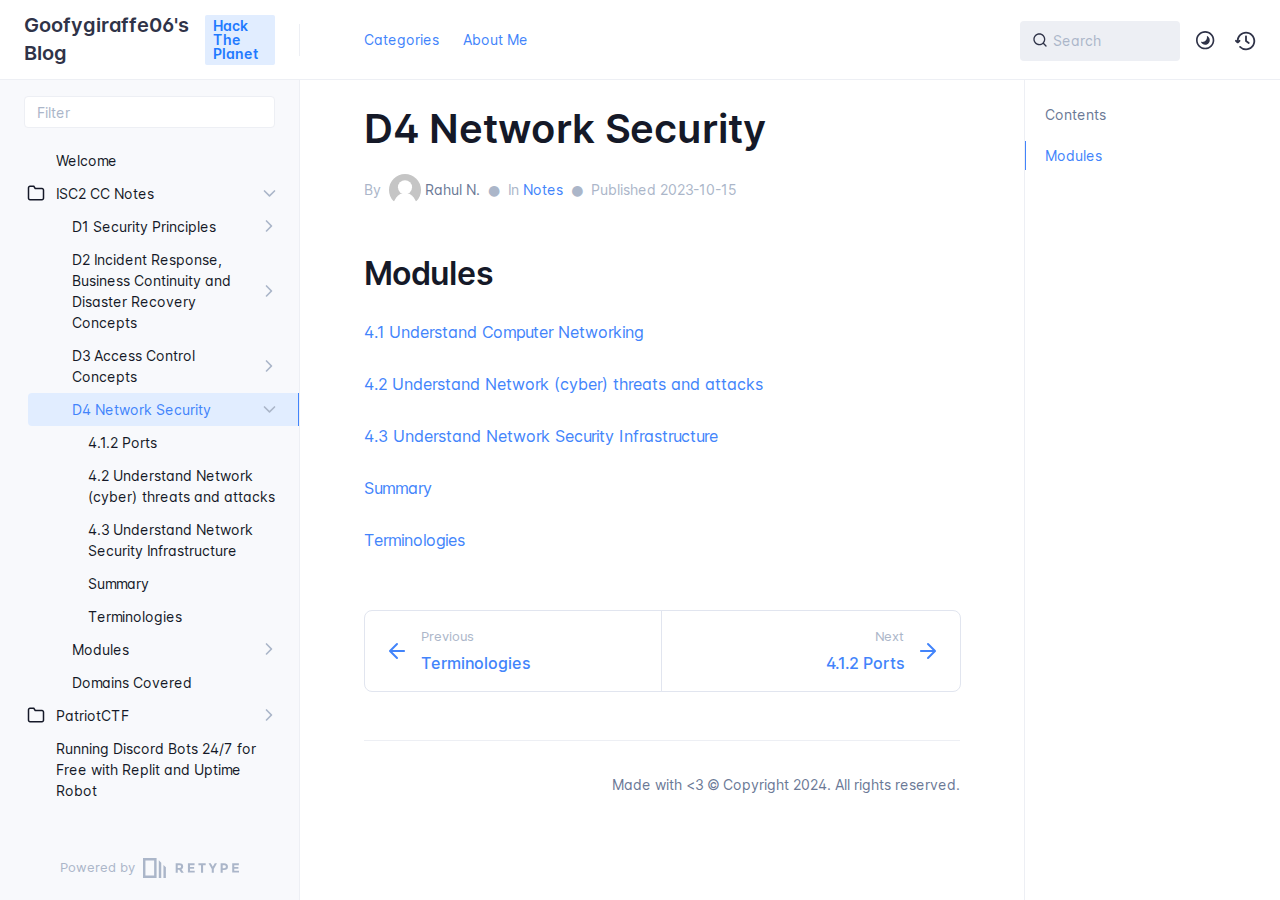
<file: isc2-cc-notes/d4---network-security/index.html>
<!DOCTYPE html>
<html lang="en" class="h-full">
<head>
    <meta charset="UTF-8">
    <meta name="viewport" content="width=device-width,initial-scale=1">
    <meta name="turbo-cache-control" content="no-cache" data-turbo-track="reload" data-track-token="3.5.0.757395942144">

    <!-- See retype.com -->
    <meta name="generator" content="Retype 3.5.0">

    <!-- Primary Meta Tags -->
    <title>D4 Network Security</title>
    <meta name="title" content="D4 Network Security">
    <meta name="description" content="4.1 Understand Computer Networking">

    <!-- Canonical -->
    <link rel="canonical" href="https://goofygiraffe06.github.io/isc2-cc-notes/d4---network-security/">

    <!-- Open Graph / Facebook -->
    <meta property="og:type" content="website">
    <meta property="og:url" content="https://goofygiraffe06.github.io/isc2-cc-notes/d4---network-security/">
    <meta property="og:title" content="D4 Network Security">
    <meta property="og:description" content="4.1 Understand Computer Networking">

    <!-- Twitter -->
    <meta property="twitter:card" content="summary_large_image">
    <meta property="twitter:url" content="https://goofygiraffe06.github.io/isc2-cc-notes/d4---network-security/">
    <meta property="twitter:title" content="D4 Network Security">
    <meta property="twitter:description" content="4.1 Understand Computer Networking">

    <script data-cfasync="false">(function () { var el = document.documentElement, m = localStorage.getItem("doc_theme"), wm = window.matchMedia; if (m === "dark" || (!m && wm && wm("(prefers-color-scheme: dark)").matches)) { el.classList.add("dark") } else { el.classList.remove("dark") } })();</script>

    <link href="../../resources/css/retype.css?v=3.5.0.757395942144" rel="stylesheet">

    <script data-cfasync="false" src="../../resources/js/config.js?v=3.5.0.757395942144" data-turbo-eval="false" defer></script>
    <script data-cfasync="false" src="../../resources/js/retype.js?v=3.5.0" data-turbo-eval="false" defer></script>
    <script id="lunr-js" data-cfasync="false" src="../../resources/js/lunr.js?v=3.5.0.757395942144" data-turbo-eval="false" defer></script>
</head>
<body>
    <div id="docs-app" class="relative text-base antialiased text-gray-700 bg-white font-body dark:bg-dark-850 dark:text-dark-300">
        <div class="absolute bottom-0 left-0 bg-gray-100 dark:bg-dark-800" style="top: 5rem; right: 50%"></div>
    
        <header id="docs-site-header" class="sticky top-0 z-30 flex w-full h-16 bg-white border-b border-gray-200 md:h-20 dark:bg-dark-850 dark:border-dark-650">
            <div class="container relative flex items-center justify-between pr-6 grow md:justify-start">
                <!-- Mobile menu button skeleton -->
                <button v-cloak class="skeleton docs-mobile-menu-button flex items-center justify-center shrink-0 overflow-hidden dark:text-white focus:outline-none rounded-full w-10 h-10 ml-3.5 md:hidden"><svg xmlns="http://www.w3.org/2000/svg" class="mb-px shrink-0" width="24" height="24" viewBox="0 0 24 24" role="presentation" style="margin-bottom: 0px;"><g fill="currentColor"><path d="M2 4h20v2H2zM2 11h20v2H2zM2 18h20v2H2z"></path></g></svg></button>
                <div v-cloak id="docs-sidebar-toggle"></div>
        
                <!-- Logo -->
                <div class="flex items-center justify-between h-full py-2 md:w-75">
                    <div class="flex items-center px-2 md:px-6">
                        <a id="docs-site-logo" href="../../" class="flex items-center leading-snug text-xl">
                            <span class="dark:text-white font-semibold line-clamp-1 md:line-clamp-2">Goofygiraffe06&#x27;s Blog</span>
                        </a><span class="hidden px-2 py-1 ml-4 text-sm font-semibold leading-none text-root-logo-label-text bg-root-logo-label-bg rounded-sm md:inline-block">Hack The Planet</span>
                    </div>
        
                    <span class="hidden h-8 border-r md:inline-block dark:border-dark-650"></span>
                </div>
        
                <div class="flex justify-between md:grow">
                    <!-- Top Nav -->
                    <nav class="hidden md:flex">
                        <ul class="flex flex-col mb-4 md:pl-16 md:mb-0 md:flex-row md:items-center">
                            <li class="mr-6">
                                <a class="py-2 md:mb-0 inline-flex items-center text-sm whitespace-nowrap transition-colors duration-200 ease-linear md:text-blue-500 dark:text-blue-400 hover:text-blue-800 dark:hover:text-blue-200" href="../../categories/">Categories</a>
                            </li>
                            <li class="mr-6">
                                <a class="py-2 md:mb-0 inline-flex items-center text-sm whitespace-nowrap transition-colors duration-200 ease-linear md:text-blue-500 dark:text-blue-400 hover:text-blue-800 dark:hover:text-blue-200" href="../../">About Me</a>
                            </li>
        
                        </ul>
                    </nav>
        
                    <!-- Header Right Skeleton -->
                    <div v-cloak class="flex justify-end grow skeleton">
        
                        <!-- Search input mock -->
                        <div class="relative hidden w-40 lg:block lg:max-w-sm lg:ml-auto">
                            <div class="absolute flex items-center justify-center h-full pl-3 dark:text-dark-300">
                                <svg xmlns="http://www.w3.org/2000/svg" class="icon-base" width="16" height="16" viewBox="0 0 24 24" aria-labelledby="icon" role="presentation" style="margin-bottom: 1px;"><g fill="currentColor" ><path d="M21.71 20.29l-3.68-3.68A8.963 8.963 0 0020 11c0-4.96-4.04-9-9-9s-9 4.04-9 9 4.04 9 9 9c2.12 0 4.07-.74 5.61-1.97l3.68 3.68c.2.19.45.29.71.29s.51-.1.71-.29c.39-.39.39-1.03 0-1.42zM4 11c0-3.86 3.14-7 7-7s7 3.14 7 7c0 1.92-.78 3.66-2.04 4.93-.01.01-.02.01-.02.01-.01.01-.01.01-.01.02A6.98 6.98 0 0111 18c-3.86 0-7-3.14-7-7z" ></path></g></svg>
                            </div>
                            <input class="w-full h-10 placeholder-gray-400 transition-colors duration-200 ease-in bg-gray-200 border border-transparent rounded md:text-sm hover:bg-white hover:border-gray-300 focus:outline-none focus:bg-white focus:border-gray-500 dark:bg-dark-600 dark:border-dark-600 dark:placeholder-dark-400" style="padding: 0.625rem 0.75rem 0.625rem 2rem" type="text" placeholder="Search">
                        </div>
        
                        <!-- Mobile search button -->
                        <div class="flex items-center justify-center w-10 h-10 lg:hidden">
                            <svg xmlns="http://www.w3.org/2000/svg" class="shrink-0 icon-base" width="20" height="20" viewBox="0 0 24 24" aria-labelledby="icon" role="presentation" style="margin-bottom: 0px;"><g fill="currentColor" ><path d="M21.71 20.29l-3.68-3.68A8.963 8.963 0 0020 11c0-4.96-4.04-9-9-9s-9 4.04-9 9 4.04 9 9 9c2.12 0 4.07-.74 5.61-1.97l3.68 3.68c.2.19.45.29.71.29s.51-.1.71-.29c.39-.39.39-1.03 0-1.42zM4 11c0-3.86 3.14-7 7-7s7 3.14 7 7c0 1.92-.78 3.66-2.04 4.93-.01.01-.02.01-.02.01-.01.01-.01.01-.01.02A6.98 6.98 0 0111 18c-3.86 0-7-3.14-7-7z" ></path></g></svg>
                        </div>
        
                        <!-- Dark mode switch placeholder -->
                        <div class="w-10 h-10 lg:ml-2"></div>
        
                        <!-- History button -->
                        <div class="flex items-center justify-center w-10 h-10" style="margin-right: -0.625rem;">
                            <svg xmlns="http://www.w3.org/2000/svg" class="shrink-0 icon-base" width="22" height="22" viewBox="0 0 24 24" aria-labelledby="icon" role="presentation" style="margin-bottom: 0px;"><g fill="currentColor" ><g ><path d="M12.01 6.01c-.55 0-1 .45-1 1V12a1 1 0 00.4.8l3 2.22a.985.985 0 001.39-.2.996.996 0 00-.21-1.4l-2.6-1.92V7.01c.02-.55-.43-1-.98-1z"></path><path d="M12.01 1.91c-5.33 0-9.69 4.16-10.05 9.4l-.29-.26a.997.997 0 10-1.34 1.48l1.97 1.79c.19.17.43.26.67.26s.48-.09.67-.26l1.97-1.79a.997.997 0 10-1.34-1.48l-.31.28c.34-4.14 3.82-7.41 8.05-7.41 4.46 0 8.08 3.63 8.08 8.09s-3.63 8.08-8.08 8.08c-2.18 0-4.22-.85-5.75-2.4a.996.996 0 10-1.42 1.4 10.02 10.02 0 007.17 2.99c5.56 0 10.08-4.52 10.08-10.08.01-5.56-4.52-10.09-10.08-10.09z"></path></g></g></svg>
                        </div>
                    </div>
        
                    <div v-cloak class="flex justify-end grow">
                        <div id="docs-mobile-search-button"></div>
                        <doc-search-desktop></doc-search-desktop>
        
                        <doc-theme-switch class="lg:ml-2"></doc-theme-switch>
                        <doc-history></doc-history>
                    </div>
                </div>
            </div>
        </header>
    
        <div class="container relative flex bg-white">
            <!-- Sidebar Skeleton -->
            <div v-cloak class="fixed flex flex-col shrink-0 duration-300 ease-in-out bg-gray-100 border-gray-200 sidebar top-20 w-75 border-r h-screen md:sticky transition-transform skeleton dark:bg-dark-800 dark:border-dark-650">
            
                <!-- Render this div, if config.showSidebarFilter is `true` -->
                <div class="flex items-center h-16 px-6">
                    <input class="w-full h-8 px-3 py-2 transition-colors duration-200 ease-linear bg-white border border-gray-200 rounded shadow-none text-sm focus:outline-none focus:border-gray-600 dark:bg-dark-600 dark:border-dark-600" type="text" placeholder="Filter">
                </div>
            
                <div class="pl-6 mt-1 mb-4">
                    <div class="w-32 h-3 mb-4 bg-gray-200 rounded-full loading dark:bg-dark-600"></div>
                    <div class="w-48 h-3 mb-4 bg-gray-200 rounded-full loading dark:bg-dark-600"></div>
                    <div class="w-40 h-3 mb-4 bg-gray-200 rounded-full loading dark:bg-dark-600"></div>
                    <div class="w-32 h-3 mb-4 bg-gray-200 rounded-full loading dark:bg-dark-600"></div>
                    <div class="w-48 h-3 mb-4 bg-gray-200 rounded-full loading dark:bg-dark-600"></div>
                    <div class="w-40 h-3 mb-4 bg-gray-200 rounded-full loading dark:bg-dark-600"></div>
                </div>
            
                <div class="shrink-0 mt-auto bg-transparent dark:border-dark-650">
                    <a class="flex items-center justify-center flex-nowrap h-16 text-gray-400 dark:text-dark-400 hover:text-gray-700 dark:hover:text-dark-300 transition-colors duration-150 ease-in docs-powered-by" target="_blank" href="https://retype.com/" rel="noopener">
                        <span class="text-xs whitespace-nowrap">Powered by</span>
                        <svg xmlns="http://www.w3.org/2000/svg" class="ml-2" fill="currentColor" width="96" height="20" overflow="visible"><path d="M0 0v20h13.59V0H0zm11.15 17.54H2.44V2.46h8.71v15.08zM15.8 20h2.44V4.67L15.8 2.22zM20.45 6.89V20h2.44V9.34z"/><g><path d="M40.16 8.44c0 1.49-.59 2.45-1.75 2.88l2.34 3.32h-2.53l-2.04-2.96h-1.43v2.96h-2.06V5.36h3.5c1.43 0 2.46.24 3.07.73s.9 1.27.9 2.35zm-2.48 1.1c.26-.23.38-.59.38-1.09 0-.5-.13-.84-.4-1.03s-.73-.28-1.39-.28h-1.54v2.75h1.5c.72 0 1.2-.12 1.45-.35zM51.56 5.36V7.2h-4.59v1.91h4.13v1.76h-4.13v1.92h4.74v1.83h-6.79V5.36h6.64zM60.09 7.15v7.48h-2.06V7.15h-2.61V5.36h7.28v1.79h-2.61zM70.81 14.64h-2.06v-3.66l-3.19-5.61h2.23l1.99 3.45 1.99-3.45H74l-3.19 5.61v3.66zM83.99 6.19c.65.55.97 1.4.97 2.55s-.33 1.98-1 2.51-1.68.8-3.04.8h-1.23v2.59h-2.06V5.36h3.26c1.42 0 2.45.28 3.1.83zm-1.51 3.65c.25-.28.37-.69.37-1.22s-.16-.92-.48-1.14c-.32-.23-.82-.34-1.5-.34H79.7v3.12h1.38c.68 0 1.15-.14 1.4-.42zM95.85 5.36V7.2h-4.59v1.91h4.13v1.76h-4.13v1.92H96v1.83h-6.79V5.36h6.64z"/></g></svg>
                    </a>
                </div>
            </div>
            
            <!-- Sidebar component -->
            <doc-sidebar v-cloak>
                <template #sidebar-footer>
                    <div class="shrink-0 mt-auto border-t md:bg-transparent md:border-none dark:border-dark-650">
            
                        <div class="py-3 px-6 md:hidden border-b dark:border-dark-650">
                            <nav>
                                <ul class="flex flex-wrap justify-center items-center">
                                    <li class="mr-6">
                                        <a class="block py-1 inline-flex items-center text-sm whitespace-nowrap transition-colors duration-200 ease-linear md:text-blue-500 dark:text-blue-400 hover:text-blue-800 dark:hover:text-blue-200" href="../../categories/">Categories</a>
                                    </li>
                                    <li class="mr-6">
                                        <a class="block py-1 inline-flex items-center text-sm whitespace-nowrap transition-colors duration-200 ease-linear md:text-blue-500 dark:text-blue-400 hover:text-blue-800 dark:hover:text-blue-200" href="../../">About Me</a>
                                    </li>
            
                                </ul>
                            </nav>
                        </div>
            
                        <a class="flex items-center justify-center flex-nowrap h-16 text-gray-400 dark:text-dark-400 hover:text-gray-700 dark:hover:text-dark-300 transition-colors duration-150 ease-in docs-powered-by" target="_blank" href="https://retype.com/" rel="noopener">
                            <span class="text-xs whitespace-nowrap">Powered by</span>
                            <svg xmlns="http://www.w3.org/2000/svg" class="ml-2" fill="currentColor" width="96" height="20" overflow="visible"><path d="M0 0v20h13.59V0H0zm11.15 17.54H2.44V2.46h8.71v15.08zM15.8 20h2.44V4.67L15.8 2.22zM20.45 6.89V20h2.44V9.34z"/><g><path d="M40.16 8.44c0 1.49-.59 2.45-1.75 2.88l2.34 3.32h-2.53l-2.04-2.96h-1.43v2.96h-2.06V5.36h3.5c1.43 0 2.46.24 3.07.73s.9 1.27.9 2.35zm-2.48 1.1c.26-.23.38-.59.38-1.09 0-.5-.13-.84-.4-1.03s-.73-.28-1.39-.28h-1.54v2.75h1.5c.72 0 1.2-.12 1.45-.35zM51.56 5.36V7.2h-4.59v1.91h4.13v1.76h-4.13v1.92h4.74v1.83h-6.79V5.36h6.64zM60.09 7.15v7.48h-2.06V7.15h-2.61V5.36h7.28v1.79h-2.61zM70.81 14.64h-2.06v-3.66l-3.19-5.61h2.23l1.99 3.45 1.99-3.45H74l-3.19 5.61v3.66zM83.99 6.19c.65.55.97 1.4.97 2.55s-.33 1.98-1 2.51-1.68.8-3.04.8h-1.23v2.59h-2.06V5.36h3.26c1.42 0 2.45.28 3.1.83zm-1.51 3.65c.25-.28.37-.69.37-1.22s-.16-.92-.48-1.14c-.32-.23-.82-.34-1.5-.34H79.7v3.12h1.38c.68 0 1.15-.14 1.4-.42zM95.85 5.36V7.2h-4.59v1.91h4.13v1.76h-4.13v1.92H96v1.83h-6.79V5.36h6.64z"/></g></svg>
                        </a>
                    </div>
                </template>
            </doc-sidebar>
    
            <div class="grow min-w-0 dark:bg-dark-850">
                <!-- Render "toolbar" template here on api pages --><!-- Render page content -->
                <div class="flex">
                    <div class="min-w-0 p-4 grow md:px-16">
                        <main class="relative pb-12 lg:pt-2">
                            <div class="docs-markdown" id="docs-content">
                                <!-- Rendered if sidebar right is enabled -->
                                <div id="docs-sidebar-right-toggle"></div>
                                <!-- Page content  -->
<doc-anchor-target id="d4-network-security" class="break-words">
    <h1>
        <doc-anchor-trigger class="header-anchor-trigger" to="#d4-network-security">#</doc-anchor-trigger>
        <span>D4 Network Security</span>
    </h1>
</doc-anchor-target>
<div class="-mt-3 mb-12 flex flex-wrap text-sm text-gray-400 dark:text-dark-350 items-center">
    <div class="flex items-center">
        <div>By</div>
        <div class="ml-2 flex items-center">
          <div class="shrink-0 w-8 h-8 overflow-hidden rounded-full">
            <svg width="2rem" height="2rem" xmlns="http://www.w3.org/2000/svg" fill="white"><g><rect width="2rem" height="1.7rem" fill="#c5c5c5"/><circle r="0.44rem" cy="0.83rem" cx="1rem"/><ellipse ry="0.96rem" rx="0.77rem" cy="2.15rem" cx="1rem"/></g></svg>
          </div>
          <div class="ml-1 whitespace-nowrap text-gray-500 dark:text-dark-350">Rahul N.</div>
        </div>
    </div>
    <div class="mx-2">&#9679;</div>
    <div>In&nbsp;</div>
    <div><a href="../../categories/notes/">Notes</a></div>
    <div class="mx-2">&#9679;</div>
    <div class="flex items-center shrink-0">Published&nbsp;<span>2023-10-15</span></div>
</div>

<doc-anchor-target id="modules">
    <h2>
        <doc-anchor-trigger class="header-anchor-trigger" to="#modules">#</doc-anchor-trigger>
        <span>Modules</span>
    </h2>
</doc-anchor-target>
<p><a href="/isc2-cc-notes/d4---network-security/4.1-understand-computer-networking/">4.1 Understand Computer Networking</a></p>
<p><a href="/isc2-cc-notes/d4---network-security/4.2-understand-network-threats-and-attacks/">4.2 Understand Network (cyber) threats and attacks</a></p>
<p><a href="/isc2-cc-notes/d4---network-security/4.3-understand-network-security-infrastructure/">4.3 Understand Network  Security Infrastructure</a></p>
<p><a href="/isc2-cc-notes/d4---network-security/summary/">Summary</a></p>
<p><a href="/isc2-cc-notes/d4---network-security/terminologies/">Terminologies</a></p>

                                
                                <!-- Required only on API pages -->
                                <doc-toolbar-member-filter-no-results></doc-toolbar-member-filter-no-results>
                            </div>
                            <footer class="clear-both">
                            
                                <nav class="flex mt-14">
                                    <div class="w-1/2">
                                        <a class="px-5 py-4 h-full flex items-center break-normal font-medium text-blue-500 dark:text-blue-400 border border-gray-300 hover:border-gray-400 dark:border-dark-650 dark:hover:border-dark-450 rounded-l-lg transition-colors duration-150 relative hover:z-5" href="../../isc2-cc-notes/d3---access-control-concepts/terminologies/">
                                            <svg xmlns="http://www.w3.org/2000/svg" class="mr-3" width="24" height="24" viewBox="0 0 24 24" fill="currentColor" overflow="visible"><path d="M19 11H7.41l5.29-5.29a.996.996 0 10-1.41-1.41l-7 7a1 1 0 000 1.42l7 7a1.024 1.024 0 001.42-.01.996.996 0 000-1.41L7.41 13H19c.55 0 1-.45 1-1s-.45-1-1-1z" /><path fill="none" d="M0 0h24v24H0z" /></svg>
                                            <span>
                                                <span class="block text-xs font-normal text-gray-400 dark:text-dark-400">Previous</span>
                                                <span class="block mt-1">Terminologies</span>
                                            </span>
                                        </a>
                                    </div>
                            
                                    <div class="w-1/2">
                                        <a class="px-5 py-4 -mx-px h-full flex items-center justify-end break-normal font-medium text-blue-500 dark:text-blue-400 border border-gray-300 hover:border-gray-400 dark:border-dark-650 dark:hover:border-dark-450 rounded-r-lg transition-colors duration-150 relative hover:z-5" href="../../isc2-cc-notes/d4---network-security/4.1-understand-computer-networking/">
                                            <span>
                                                <span class="block text-xs font-normal text-right text-gray-400 dark:text-dark-400">Next</span>
                                                <span class="block mt-1">4.​1.​2 Ports</span>
                                            </span>
                                            <svg xmlns="http://www.w3.org/2000/svg" class="ml-3" width="24" height="24" viewBox="0 0 24 24" fill="currentColor" overflow="visible"><path d="M19.92 12.38a1 1 0 00-.22-1.09l-7-7a.996.996 0 10-1.41 1.41l5.3 5.3H5c-.55 0-1 .45-1 1s.45 1 1 1h11.59l-5.29 5.29a.996.996 0 000 1.41c.19.2.44.3.7.3s.51-.1.71-.29l7-7c.09-.09.16-.21.21-.33z" /><path fill="none" d="M0 0h24v24H0z" /></svg>
                                        </a>
                                    </div>
                                </nav>
                            </footer>
                        </main>
                
                        <div class="border-t dark:border-dark-650 pt-6 mb-8">
                            <footer class="flex flex-wrap items-center justify-between">
                                <div>
                                    <ul class="flex flex-wrap items-center text-sm">
                                    </ul>
                                </div>
                                <div class="docs-copyright py-2 text-gray-500 dark:text-dark-350 text-sm leading-relaxed"><p>Made with &lt;3 © Copyright 2024. All rights reserved.</p></div>
                            </footer>
                        </div>
                    </div>
                
                    <!-- Rendered if sidebar right is enabled -->
                    <!-- Sidebar right skeleton-->
                    <div v-cloak class="fixed top-0 bottom-0 right-0 translate-x-full bg-white border-gray-200 lg:sticky lg:border-l lg:shrink-0 lg:pt-6 lg:transform-none sm:w-1/2 lg:w-64 lg:z-0 md:w-104 sidebar-right skeleton dark:bg-dark-850 dark:border-dark-650">
                        <div class="pl-5">
                            <div class="w-32 h-3 mb-4 bg-gray-200 dark:bg-dark-600 rounded-full loading"></div>
                            <div class="w-48 h-3 mb-4 bg-gray-200 dark:bg-dark-600 rounded-full loading"></div>
                            <div class="w-40 h-3 mb-4 bg-gray-200 dark:bg-dark-600 rounded-full loading"></div>
                        </div>
                    </div>
                
                    <!-- User should be able to hide sidebar right -->
                    <doc-sidebar-right v-cloak></doc-sidebar-right>
                </div>

            </div>
        </div>
    
        <doc-search-mobile></doc-search-mobile>
        <doc-back-to-top></doc-back-to-top>
    </div>


    <div id="docs-overlay-target"></div>

    <script data-cfasync="false">window.__DOCS__ = { "title": "D4 Network Security", level: 2, icon: "file", hasPrism: false, hasMermaid: false, hasMath: false, tocDepth: 23 }</script>

    <script data-goatcounter="https://giraffeblog.goatcounter.com/count"
            async src="//gc.zgo.at/count.js"></script>


</body>
</html>
</file>
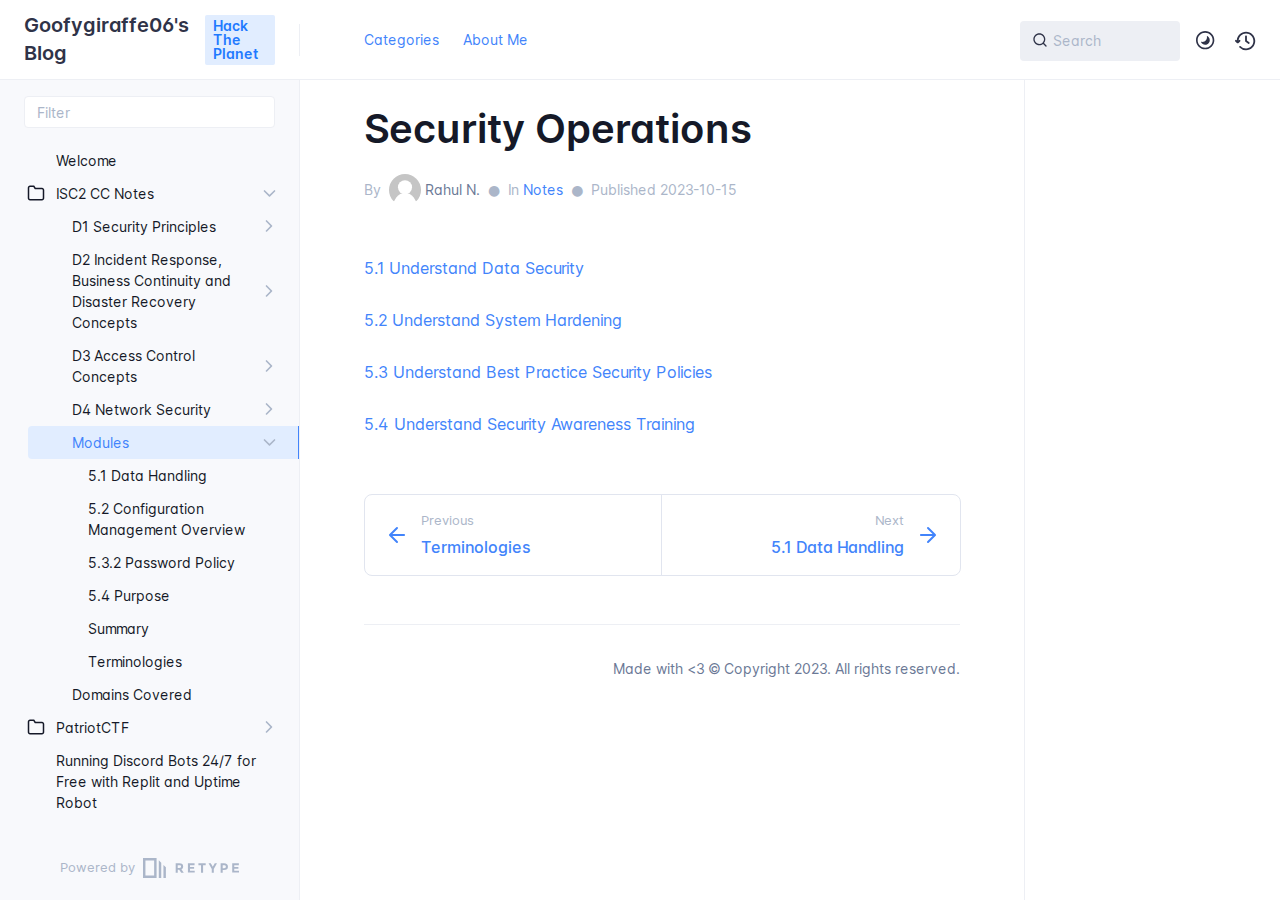
<file: isc2-cc-notes/d5---security-operations/index.html>
<!DOCTYPE html>
<html lang="en" class="h-full">
<head>
    <meta charset="UTF-8">
    <meta name="viewport" content="width=device-width,initial-scale=1">
    <meta name="turbo-cache-control" content="no-cache" data-turbo-track="reload" data-track-token="3.5.0.753281807016">

    <!-- See retype.com -->
    <meta name="generator" content="Retype 3.5.0">

    <!-- Primary Meta Tags -->
    <title>Security Operations</title>
    <meta name="title" content="Security Operations">
    <meta name="description" content="5.1 Understand Data Security">

    <!-- Canonical -->
    <link rel="canonical" href="https://goofygiraffe06.github.io/isc2-cc-notes/d5---security-operations/">

    <!-- Open Graph / Facebook -->
    <meta property="og:type" content="website">
    <meta property="og:url" content="https://goofygiraffe06.github.io/isc2-cc-notes/d5---security-operations/">
    <meta property="og:title" content="Security Operations">
    <meta property="og:description" content="5.1 Understand Data Security">

    <!-- Twitter -->
    <meta property="twitter:card" content="summary_large_image">
    <meta property="twitter:url" content="https://goofygiraffe06.github.io/isc2-cc-notes/d5---security-operations/">
    <meta property="twitter:title" content="Security Operations">
    <meta property="twitter:description" content="5.1 Understand Data Security">

    <script data-cfasync="false">(function () { var el = document.documentElement, m = localStorage.getItem("doc_theme"), wm = window.matchMedia; if (m === "dark" || (!m && wm && wm("(prefers-color-scheme: dark)").matches)) { el.classList.add("dark") } else { el.classList.remove("dark") } })();</script>

    <link href="../../resources/css/retype.css?v=3.5.0.753281807016" rel="stylesheet">

    <script data-cfasync="false" src="../../resources/js/config.js?v=3.5.0.753281807016" data-turbo-eval="false" defer></script>
    <script data-cfasync="false" src="../../resources/js/retype.js?v=3.5.0" data-turbo-eval="false" defer></script>
    <script id="lunr-js" data-cfasync="false" src="../../resources/js/lunr.js?v=3.5.0.753281807016" data-turbo-eval="false" defer></script>
</head>
<body>
    <div id="docs-app" class="relative text-base antialiased text-gray-700 bg-white font-body dark:bg-dark-850 dark:text-dark-300">
        <div class="absolute bottom-0 left-0 bg-gray-100 dark:bg-dark-800" style="top: 5rem; right: 50%"></div>
    
        <header id="docs-site-header" class="sticky top-0 z-30 flex w-full h-16 bg-white border-b border-gray-200 md:h-20 dark:bg-dark-850 dark:border-dark-650">
            <div class="container relative flex items-center justify-between pr-6 grow md:justify-start">
                <!-- Mobile menu button skeleton -->
                <button v-cloak class="skeleton docs-mobile-menu-button flex items-center justify-center shrink-0 overflow-hidden dark:text-white focus:outline-none rounded-full w-10 h-10 ml-3.5 md:hidden"><svg xmlns="http://www.w3.org/2000/svg" class="mb-px shrink-0" width="24" height="24" viewBox="0 0 24 24" role="presentation" style="margin-bottom: 0px;"><g fill="currentColor"><path d="M2 4h20v2H2zM2 11h20v2H2zM2 18h20v2H2z"></path></g></svg></button>
                <div v-cloak id="docs-sidebar-toggle"></div>
        
                <!-- Logo -->
                <div class="flex items-center justify-between h-full py-2 md:w-75">
                    <div class="flex items-center px-2 md:px-6">
                        <a id="docs-site-logo" href="../../" class="flex items-center leading-snug text-xl">
                            <span class="dark:text-white font-semibold line-clamp-1 md:line-clamp-2">Goofygiraffe06&#x27;s Blog</span>
                        </a><span class="hidden px-2 py-1 ml-4 text-sm font-semibold leading-none text-root-logo-label-text bg-root-logo-label-bg rounded-sm md:inline-block">Hack The Planet</span>
                    </div>
        
                    <span class="hidden h-8 border-r md:inline-block dark:border-dark-650"></span>
                </div>
        
                <div class="flex justify-between md:grow">
                    <!-- Top Nav -->
                    <nav class="hidden md:flex">
                        <ul class="flex flex-col mb-4 md:pl-16 md:mb-0 md:flex-row md:items-center">
                            <li class="mr-6">
                                <a class="py-2 md:mb-0 inline-flex items-center text-sm whitespace-nowrap transition-colors duration-200 ease-linear md:text-blue-500 dark:text-blue-400 hover:text-blue-800 dark:hover:text-blue-200" href="../../categories/">Categories</a>
                            </li>
                            <li class="mr-6">
                                <a class="py-2 md:mb-0 inline-flex items-center text-sm whitespace-nowrap transition-colors duration-200 ease-linear md:text-blue-500 dark:text-blue-400 hover:text-blue-800 dark:hover:text-blue-200" href="../../">About Me</a>
                            </li>
        
                        </ul>
                    </nav>
        
                    <!-- Header Right Skeleton -->
                    <div v-cloak class="flex justify-end grow skeleton">
        
                        <!-- Search input mock -->
                        <div class="relative hidden w-40 lg:block lg:max-w-sm lg:ml-auto">
                            <div class="absolute flex items-center justify-center h-full pl-3 dark:text-dark-300">
                                <svg xmlns="http://www.w3.org/2000/svg" class="icon-base" width="16" height="16" viewBox="0 0 24 24" aria-labelledby="icon" role="presentation" style="margin-bottom: 1px;"><g fill="currentColor" ><path d="M21.71 20.29l-3.68-3.68A8.963 8.963 0 0020 11c0-4.96-4.04-9-9-9s-9 4.04-9 9 4.04 9 9 9c2.12 0 4.07-.74 5.61-1.97l3.68 3.68c.2.19.45.29.71.29s.51-.1.71-.29c.39-.39.39-1.03 0-1.42zM4 11c0-3.86 3.14-7 7-7s7 3.14 7 7c0 1.92-.78 3.66-2.04 4.93-.01.01-.02.01-.02.01-.01.01-.01.01-.01.02A6.98 6.98 0 0111 18c-3.86 0-7-3.14-7-7z" ></path></g></svg>
                            </div>
                            <input class="w-full h-10 placeholder-gray-400 transition-colors duration-200 ease-in bg-gray-200 border border-transparent rounded md:text-sm hover:bg-white hover:border-gray-300 focus:outline-none focus:bg-white focus:border-gray-500 dark:bg-dark-600 dark:border-dark-600 dark:placeholder-dark-400" style="padding: 0.625rem 0.75rem 0.625rem 2rem" type="text" placeholder="Search">
                        </div>
        
                        <!-- Mobile search button -->
                        <div class="flex items-center justify-center w-10 h-10 lg:hidden">
                            <svg xmlns="http://www.w3.org/2000/svg" class="shrink-0 icon-base" width="20" height="20" viewBox="0 0 24 24" aria-labelledby="icon" role="presentation" style="margin-bottom: 0px;"><g fill="currentColor" ><path d="M21.71 20.29l-3.68-3.68A8.963 8.963 0 0020 11c0-4.96-4.04-9-9-9s-9 4.04-9 9 4.04 9 9 9c2.12 0 4.07-.74 5.61-1.97l3.68 3.68c.2.19.45.29.71.29s.51-.1.71-.29c.39-.39.39-1.03 0-1.42zM4 11c0-3.86 3.14-7 7-7s7 3.14 7 7c0 1.92-.78 3.66-2.04 4.93-.01.01-.02.01-.02.01-.01.01-.01.01-.01.02A6.98 6.98 0 0111 18c-3.86 0-7-3.14-7-7z" ></path></g></svg>
                        </div>
        
                        <!-- Dark mode switch placeholder -->
                        <div class="w-10 h-10 lg:ml-2"></div>
        
                        <!-- History button -->
                        <div class="flex items-center justify-center w-10 h-10" style="margin-right: -0.625rem;">
                            <svg xmlns="http://www.w3.org/2000/svg" class="shrink-0 icon-base" width="22" height="22" viewBox="0 0 24 24" aria-labelledby="icon" role="presentation" style="margin-bottom: 0px;"><g fill="currentColor" ><g ><path d="M12.01 6.01c-.55 0-1 .45-1 1V12a1 1 0 00.4.8l3 2.22a.985.985 0 001.39-.2.996.996 0 00-.21-1.4l-2.6-1.92V7.01c.02-.55-.43-1-.98-1z"></path><path d="M12.01 1.91c-5.33 0-9.69 4.16-10.05 9.4l-.29-.26a.997.997 0 10-1.34 1.48l1.97 1.79c.19.17.43.26.67.26s.48-.09.67-.26l1.97-1.79a.997.997 0 10-1.34-1.48l-.31.28c.34-4.14 3.82-7.41 8.05-7.41 4.46 0 8.08 3.63 8.08 8.09s-3.63 8.08-8.08 8.08c-2.18 0-4.22-.85-5.75-2.4a.996.996 0 10-1.42 1.4 10.02 10.02 0 007.17 2.99c5.56 0 10.08-4.52 10.08-10.08.01-5.56-4.52-10.09-10.08-10.09z"></path></g></g></svg>
                        </div>
                    </div>
        
                    <div v-cloak class="flex justify-end grow">
                        <div id="docs-mobile-search-button"></div>
                        <doc-search-desktop></doc-search-desktop>
        
                        <doc-theme-switch class="lg:ml-2"></doc-theme-switch>
                        <doc-history></doc-history>
                    </div>
                </div>
            </div>
        </header>
    
        <div class="container relative flex bg-white">
            <!-- Sidebar Skeleton -->
            <div v-cloak class="fixed flex flex-col shrink-0 duration-300 ease-in-out bg-gray-100 border-gray-200 sidebar top-20 w-75 border-r h-screen md:sticky transition-transform skeleton dark:bg-dark-800 dark:border-dark-650">
            
                <!-- Render this div, if config.showSidebarFilter is `true` -->
                <div class="flex items-center h-16 px-6">
                    <input class="w-full h-8 px-3 py-2 transition-colors duration-200 ease-linear bg-white border border-gray-200 rounded shadow-none text-sm focus:outline-none focus:border-gray-600 dark:bg-dark-600 dark:border-dark-600" type="text" placeholder="Filter">
                </div>
            
                <div class="pl-6 mt-1 mb-4">
                    <div class="w-32 h-3 mb-4 bg-gray-200 rounded-full loading dark:bg-dark-600"></div>
                    <div class="w-48 h-3 mb-4 bg-gray-200 rounded-full loading dark:bg-dark-600"></div>
                    <div class="w-40 h-3 mb-4 bg-gray-200 rounded-full loading dark:bg-dark-600"></div>
                    <div class="w-32 h-3 mb-4 bg-gray-200 rounded-full loading dark:bg-dark-600"></div>
                    <div class="w-48 h-3 mb-4 bg-gray-200 rounded-full loading dark:bg-dark-600"></div>
                    <div class="w-40 h-3 mb-4 bg-gray-200 rounded-full loading dark:bg-dark-600"></div>
                </div>
            
                <div class="shrink-0 mt-auto bg-transparent dark:border-dark-650">
                    <a class="flex items-center justify-center flex-nowrap h-16 text-gray-400 dark:text-dark-400 hover:text-gray-700 dark:hover:text-dark-300 transition-colors duration-150 ease-in docs-powered-by" target="_blank" href="https://retype.com/" rel="noopener">
                        <span class="text-xs whitespace-nowrap">Powered by</span>
                        <svg xmlns="http://www.w3.org/2000/svg" class="ml-2" fill="currentColor" width="96" height="20" overflow="visible"><path d="M0 0v20h13.59V0H0zm11.15 17.54H2.44V2.46h8.71v15.08zM15.8 20h2.44V4.67L15.8 2.22zM20.45 6.89V20h2.44V9.34z"/><g><path d="M40.16 8.44c0 1.49-.59 2.45-1.75 2.88l2.34 3.32h-2.53l-2.04-2.96h-1.43v2.96h-2.06V5.36h3.5c1.43 0 2.46.24 3.07.73s.9 1.27.9 2.35zm-2.48 1.1c.26-.23.38-.59.38-1.09 0-.5-.13-.84-.4-1.03s-.73-.28-1.39-.28h-1.54v2.75h1.5c.72 0 1.2-.12 1.45-.35zM51.56 5.36V7.2h-4.59v1.91h4.13v1.76h-4.13v1.92h4.74v1.83h-6.79V5.36h6.64zM60.09 7.15v7.48h-2.06V7.15h-2.61V5.36h7.28v1.79h-2.61zM70.81 14.64h-2.06v-3.66l-3.19-5.61h2.23l1.99 3.45 1.99-3.45H74l-3.19 5.61v3.66zM83.99 6.19c.65.55.97 1.4.97 2.55s-.33 1.98-1 2.51-1.68.8-3.04.8h-1.23v2.59h-2.06V5.36h3.26c1.42 0 2.45.28 3.1.83zm-1.51 3.65c.25-.28.37-.69.37-1.22s-.16-.92-.48-1.14c-.32-.23-.82-.34-1.5-.34H79.7v3.12h1.38c.68 0 1.15-.14 1.4-.42zM95.85 5.36V7.2h-4.59v1.91h4.13v1.76h-4.13v1.92H96v1.83h-6.79V5.36h6.64z"/></g></svg>
                    </a>
                </div>
            </div>
            
            <!-- Sidebar component -->
            <doc-sidebar v-cloak>
                <template #sidebar-footer>
                    <div class="shrink-0 mt-auto border-t md:bg-transparent md:border-none dark:border-dark-650">
            
                        <div class="py-3 px-6 md:hidden border-b dark:border-dark-650">
                            <nav>
                                <ul class="flex flex-wrap justify-center items-center">
                                    <li class="mr-6">
                                        <a class="block py-1 inline-flex items-center text-sm whitespace-nowrap transition-colors duration-200 ease-linear md:text-blue-500 dark:text-blue-400 hover:text-blue-800 dark:hover:text-blue-200" href="../../categories/">Categories</a>
                                    </li>
                                    <li class="mr-6">
                                        <a class="block py-1 inline-flex items-center text-sm whitespace-nowrap transition-colors duration-200 ease-linear md:text-blue-500 dark:text-blue-400 hover:text-blue-800 dark:hover:text-blue-200" href="../../">About Me</a>
                                    </li>
            
                                </ul>
                            </nav>
                        </div>
            
                        <a class="flex items-center justify-center flex-nowrap h-16 text-gray-400 dark:text-dark-400 hover:text-gray-700 dark:hover:text-dark-300 transition-colors duration-150 ease-in docs-powered-by" target="_blank" href="https://retype.com/" rel="noopener">
                            <span class="text-xs whitespace-nowrap">Powered by</span>
                            <svg xmlns="http://www.w3.org/2000/svg" class="ml-2" fill="currentColor" width="96" height="20" overflow="visible"><path d="M0 0v20h13.59V0H0zm11.15 17.54H2.44V2.46h8.71v15.08zM15.8 20h2.44V4.67L15.8 2.22zM20.45 6.89V20h2.44V9.34z"/><g><path d="M40.16 8.44c0 1.49-.59 2.45-1.75 2.88l2.34 3.32h-2.53l-2.04-2.96h-1.43v2.96h-2.06V5.36h3.5c1.43 0 2.46.24 3.07.73s.9 1.27.9 2.35zm-2.48 1.1c.26-.23.38-.59.38-1.09 0-.5-.13-.84-.4-1.03s-.73-.28-1.39-.28h-1.54v2.75h1.5c.72 0 1.2-.12 1.45-.35zM51.56 5.36V7.2h-4.59v1.91h4.13v1.76h-4.13v1.92h4.74v1.83h-6.79V5.36h6.64zM60.09 7.15v7.48h-2.06V7.15h-2.61V5.36h7.28v1.79h-2.61zM70.81 14.64h-2.06v-3.66l-3.19-5.61h2.23l1.99 3.45 1.99-3.45H74l-3.19 5.61v3.66zM83.99 6.19c.65.55.97 1.4.97 2.55s-.33 1.98-1 2.51-1.68.8-3.04.8h-1.23v2.59h-2.06V5.36h3.26c1.42 0 2.45.28 3.1.83zm-1.51 3.65c.25-.28.37-.69.37-1.22s-.16-.92-.48-1.14c-.32-.23-.82-.34-1.5-.34H79.7v3.12h1.38c.68 0 1.15-.14 1.4-.42zM95.85 5.36V7.2h-4.59v1.91h4.13v1.76h-4.13v1.92H96v1.83h-6.79V5.36h6.64z"/></g></svg>
                        </a>
                    </div>
                </template>
            </doc-sidebar>
    
            <div class="grow min-w-0 dark:bg-dark-850">
                <!-- Render "toolbar" template here on api pages --><!-- Render page content -->
                <div class="flex">
                    <div class="min-w-0 p-4 grow md:px-16">
                        <main class="relative pb-12 lg:pt-2">
                            <div class="docs-markdown" id="docs-content">
                                <!-- Rendered if sidebar right is enabled -->
                                <div id="docs-sidebar-right-toggle"></div>
                                <!-- Page content  -->
<doc-anchor-target id="security-operations" class="break-words">
    <h1>
        <doc-anchor-trigger class="header-anchor-trigger" to="#security-operations">#</doc-anchor-trigger>
        <span>Security Operations</span>
    </h1>
</doc-anchor-target>
<div class="-mt-3 mb-12 flex flex-wrap text-sm text-gray-400 dark:text-dark-350 items-center">
    <div class="flex items-center">
        <div>By</div>
        <div class="ml-2 flex items-center">
          <div class="shrink-0 w-8 h-8 overflow-hidden rounded-full">
            <svg width="2rem" height="2rem" xmlns="http://www.w3.org/2000/svg" fill="white"><g><rect width="2rem" height="1.7rem" fill="#c5c5c5"/><circle r="0.44rem" cy="0.83rem" cx="1rem"/><ellipse ry="0.96rem" rx="0.77rem" cy="2.15rem" cx="1rem"/></g></svg>
          </div>
          <div class="ml-1 whitespace-nowrap text-gray-500 dark:text-dark-350">Rahul N.</div>
        </div>
    </div>
    <div class="mx-2">&#9679;</div>
    <div>In&nbsp;</div>
    <div><a href="../../categories/notes/">Notes</a></div>
    <div class="mx-2">&#9679;</div>
    <div class="flex items-center shrink-0">Published&nbsp;<span>2023-10-15</span></div>
</div>

<p><a href="/isc2-cc-notes/d5---security-operations/5.1-understand-data-security/">5.1 Understand Data Security</a></p>
<p><a href="/isc2-cc-notes/d5---security-operations/5.2-understand-system-hardening/">5.2 Understand System Hardening</a></p>
<p><a href="/isc2-cc-notes/d5---security-operations/5.3-understand-best-practice-security-policies/">5.3 Understand Best Practice Security Policies</a></p>
<p><a href="/isc2-cc-notes/d5---security-operations/5.4-understand-security-awareness-training/">5.4 Understand Security Awareness Training</a></p>

                                
                                <!-- Required only on API pages -->
                                <doc-toolbar-member-filter-no-results></doc-toolbar-member-filter-no-results>
                            </div>
                            <footer class="clear-both">
                            
                                <nav class="flex mt-14">
                                    <div class="w-1/2">
                                        <a class="px-5 py-4 h-full flex items-center break-normal font-medium text-blue-500 dark:text-blue-400 border border-gray-300 hover:border-gray-400 dark:border-dark-650 dark:hover:border-dark-450 rounded-l-lg transition-colors duration-150 relative hover:z-5" href="../../isc2-cc-notes/d4---network-security/terminologies/">
                                            <svg xmlns="http://www.w3.org/2000/svg" class="mr-3" width="24" height="24" viewBox="0 0 24 24" fill="currentColor" overflow="visible"><path d="M19 11H7.41l5.29-5.29a.996.996 0 10-1.41-1.41l-7 7a1 1 0 000 1.42l7 7a1.024 1.024 0 001.42-.01.996.996 0 000-1.41L7.41 13H19c.55 0 1-.45 1-1s-.45-1-1-1z" /><path fill="none" d="M0 0h24v24H0z" /></svg>
                                            <span>
                                                <span class="block text-xs font-normal text-gray-400 dark:text-dark-400">Previous</span>
                                                <span class="block mt-1">Terminologies</span>
                                            </span>
                                        </a>
                                    </div>
                            
                                    <div class="w-1/2">
                                        <a class="px-5 py-4 -mx-px h-full flex items-center justify-end break-normal font-medium text-blue-500 dark:text-blue-400 border border-gray-300 hover:border-gray-400 dark:border-dark-650 dark:hover:border-dark-450 rounded-r-lg transition-colors duration-150 relative hover:z-5" href="../../isc2-cc-notes/d5---security-operations/5.1-understand-data-security/">
                                            <span>
                                                <span class="block text-xs font-normal text-right text-gray-400 dark:text-dark-400">Next</span>
                                                <span class="block mt-1">5.​1 Data Handling</span>
                                            </span>
                                            <svg xmlns="http://www.w3.org/2000/svg" class="ml-3" width="24" height="24" viewBox="0 0 24 24" fill="currentColor" overflow="visible"><path d="M19.92 12.38a1 1 0 00-.22-1.09l-7-7a.996.996 0 10-1.41 1.41l5.3 5.3H5c-.55 0-1 .45-1 1s.45 1 1 1h11.59l-5.29 5.29a.996.996 0 000 1.41c.19.2.44.3.7.3s.51-.1.71-.29l7-7c.09-.09.16-.21.21-.33z" /><path fill="none" d="M0 0h24v24H0z" /></svg>
                                        </a>
                                    </div>
                                </nav>
                            </footer>
                        </main>
                
                        <div class="border-t dark:border-dark-650 pt-6 mb-8">
                            <footer class="flex flex-wrap items-center justify-between">
                                <div>
                                    <ul class="flex flex-wrap items-center text-sm">
                                    </ul>
                                </div>
                                <div class="docs-copyright py-2 text-gray-500 dark:text-dark-350 text-sm leading-relaxed"><p>Made with &lt;3 © Copyright 2023. All rights reserved.</p></div>
                            </footer>
                        </div>
                    </div>
                
                    <!-- Rendered if sidebar right is enabled -->
                    <!-- Sidebar right skeleton-->
                    <div v-cloak class="fixed top-0 bottom-0 right-0 translate-x-full bg-white border-gray-200 lg:sticky lg:border-l lg:shrink-0 lg:pt-6 lg:transform-none sm:w-1/2 lg:w-64 lg:z-0 md:w-104 sidebar-right skeleton dark:bg-dark-850 dark:border-dark-650">
                        <div class="pl-5">
                            <div class="w-32 h-3 mb-4 bg-gray-200 dark:bg-dark-600 rounded-full loading"></div>
                            <div class="w-48 h-3 mb-4 bg-gray-200 dark:bg-dark-600 rounded-full loading"></div>
                            <div class="w-40 h-3 mb-4 bg-gray-200 dark:bg-dark-600 rounded-full loading"></div>
                        </div>
                    </div>
                
                    <!-- User should be able to hide sidebar right -->
                    <doc-sidebar-right v-cloak></doc-sidebar-right>
                </div>

            </div>
        </div>
    
        <doc-search-mobile></doc-search-mobile>
        <doc-back-to-top></doc-back-to-top>
    </div>


    <div id="docs-overlay-target"></div>

    <script data-cfasync="false">window.__DOCS__ = { "title": "Security Operations", level: 2, icon: "file", hasPrism: false, hasMermaid: false, hasMath: false, tocDepth: 23 }</script>

    <script data-goatcounter="https://giraffeblog.goatcounter.com/count"
            async src="//gc.zgo.at/count.js"></script>


</body>
</html>
</file>
<file: style.css>
/* Navbar styles */
#navbar {
  background: #fff;
  border-bottom: 1px solid #eee;
  padding: 0.25rem 0;
  position: fixed;
  top: 1rem;
  right: 0;
  width: auto;
}
#navbar ul {
  list-style: none;
  margin: 0;
  padding: 0 2rem;
  display: flex;
  flex-direction: row;
  align-items: center;
  justify-content: flex-end;
  max-width: 600px;
  margin-left: auto;
  margin-right: auto;
}
#navbar li {
  margin: 0 1.5rem 0 0;
}
#navbar a {
  text-decoration: none;
  margin-right: 1rem;
}
body {
  font-family: system-ui, sans-serif;
  max-width: 600px;
  margin: 3rem auto 4rem;
  padding: 0 1rem;
  line-height: 1.6;
  background-color: #ffffff;
  color: #111;
}

h1 {
  font-size: 2rem;
  margin-bottom: 0.25em;
}

a {
  text-decoration: none;
  margin-right: 1rem;
}

a:hover {
  text-decoration: underline;
}

/* Responsive navbar styles */
@media (max-width: 600px) {
  #navbar {
    position: relative;
    top: 0;
    width: 100%;
    padding: 0.5rem 0;
  }
  #navbar ul {
    flex-wrap: wrap;
    justify-content: center;
    padding: 0 0.5rem;
  }
  #navbar li {
    margin: 0.25rem;
  }
}
</file>
